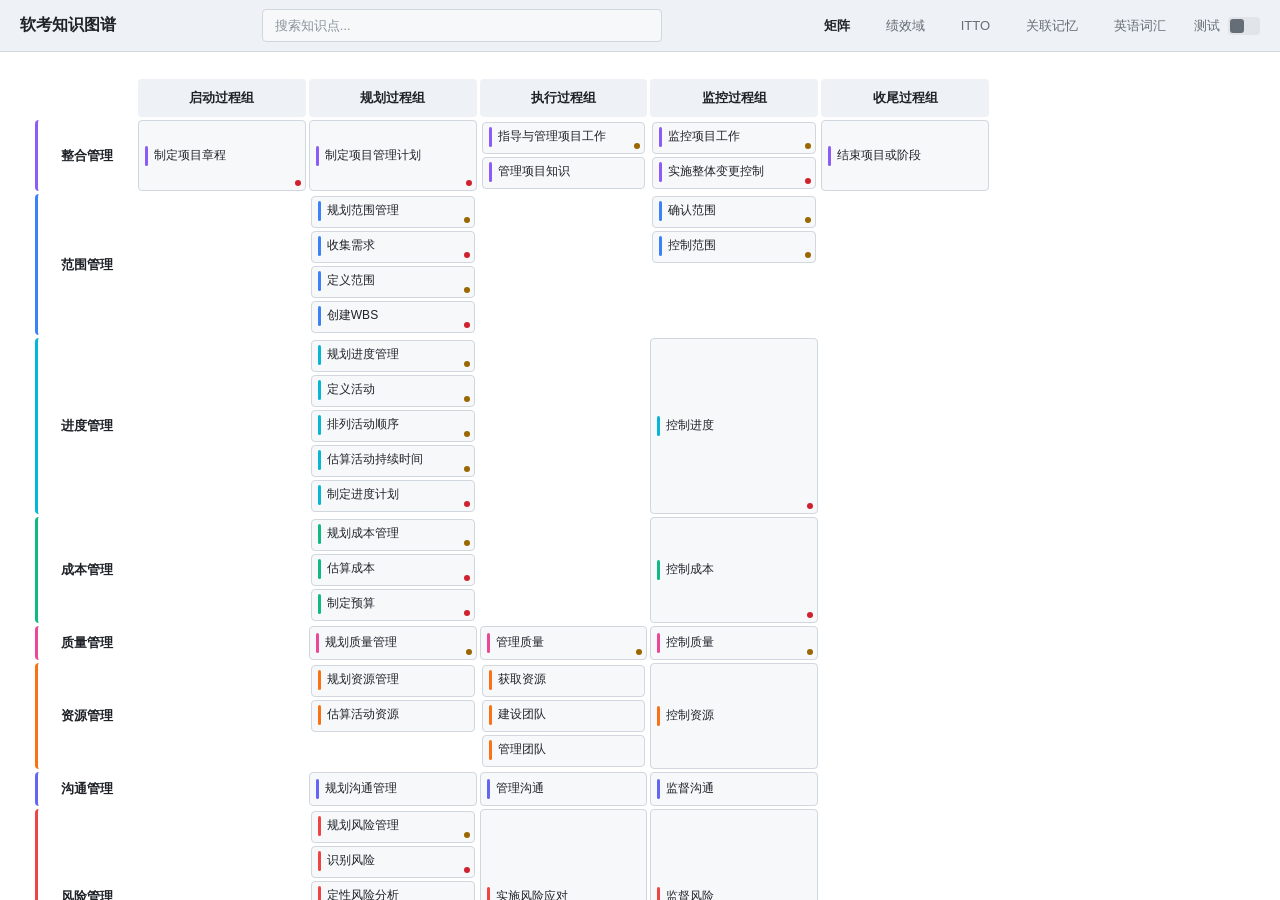
<file: index.html>
<!DOCTYPE html>
<html lang="zh-CN">
<head>
    <meta charset="UTF-8">
    <meta name="viewport" content="width=device-width, initial-scale=1.0">
    <title>软考知识图谱 - 信息系统项目管理师</title>
    <link rel="stylesheet" href="css/main.css">
    <link rel="stylesheet" href="css/matrix.css">
    <link rel="stylesheet" href="css/panel.css">
    <style>
    .test-toggle{display:flex;align-items:center;gap:8px;font-size:13px;color:var(--text-secondary);cursor:pointer;user-select:none}
    .test-toggle input{display:none}
    .toggle-track{width:32px;height:18px;border-radius:4px;background:var(--bg-hover);position:relative;transition:var(--transition)}
    .toggle-track::after{content:'';position:absolute;top:2px;left:2px;width:14px;height:14px;border-radius:3px;background:var(--text-secondary);transition:var(--transition)}
    .test-toggle input:checked+.toggle-track{background:var(--accent-orange)}
    .test-toggle input:checked+.toggle-track::after{left:16px;background:#fff}
    body.test-mode .answer{color:transparent!important;background:var(--bg-hover)!important;border-radius:3px;cursor:pointer}
    body.test-mode .answer:hover{background:var(--bg-tertiary)!important}
    body.test-mode .answer.revealed{color:inherit!important;background:transparent!important}
    </style>
</head>
<body>
    <!-- Header -->
    <header id="header">
        <div class="header-left">
            <h1 class="logo">软考知识图谱</h1>
        </div>
        <div class="header-center">
            <div class="search-container">
                <input type="text" id="search-input" placeholder="搜索知识点..." autocomplete="off">
                <div id="search-results" class="search-dropdown hidden"></div>
            </div>
        </div>
        <div class="header-right">
            <a href="index.html" class="nav-tab active" style="text-decoration:none">矩阵</a>
            <a href="performance.html" class="nav-tab" style="text-decoration:none">绩效域</a>
            <a href="itto.html" class="nav-tab" style="text-decoration:none">ITTO</a>
            <a href="memory.html" class="nav-tab" style="text-decoration:none">关联记忆</a>
            <a href="english.html" class="nav-tab" style="text-decoration:none">英语词汇</a>
            <label class="test-toggle" style="margin-left:8px">
                <span>测试</span>
                <input type="checkbox" id="testModeToggle">
                <span class="toggle-track"></span>
            </label>
        </div>
    </header>

    <!-- Main Content -->
    <main id="app">
        <!-- Matrix View -->
        <div id="view-matrix" class="view-container">
            <div class="matrix-wrapper">
                <!-- PMBOK Matrix rendered by JS -->
                <div id="pmbook-matrix" class="matrix"></div>
                <!-- Performance Domain Cards -->
                <div class="section-divider"></div>
                <h2 class="section-title">八大绩效域</h2>
                <div id="perf-domains-grid" class="perf-domains-grid"></div>
            </div>
        </div>

        <!-- Performance Domain Detail View -->
        <div id="view-performance" class="view-container hidden">
            <div class="perf-detail-wrapper">
                <div id="perf-detail-cards" class="perf-detail-cards"></div>
            </div>
        </div>

        <!-- Detail Panel (shared across views) -->
        <aside id="detail-panel" class="detail-panel hidden">
            <div class="panel-header">
                <h2 id="panel-title" class="panel-title"></h2>
                <button id="panel-close" class="panel-close-btn">&times;</button>
            </div>
            <div class="panel-breadcrumb" id="panel-breadcrumb"></div>
            <div class="panel-tabs" id="panel-tabs">
                <button class="tab active" data-tab="overview">概述</button>
                <button class="tab" data-tab="itto">输入输出</button>
                <button class="tab" data-tab="exam">考频</button>
                <button class="tab" data-tab="mnemonic">口诀</button>
            </div>
            <div class="panel-content" id="panel-content"></div>
        </aside>
    </main>

    <!-- Scripts: D3 first, then data, then app logic -->
    <script src="lib/d3.v7.min.js"></script>
    <script src="data/nodes.js"></script>
    <script src="data/edges.js"></script>
    <script src="data/exam-frequency.js"></script>
    <script src="data/mnemonics.js"></script>
    <script src="data/essay-topics.js"></script>
    <script src="data/glossary.js"></script>
    <script src="js/data.js"></script>
    <script src="js/matrix.js"></script>
    <script src="js/panel.js"></script>
    <script src="js/search.js"></script>
    <script src="js/app.js"></script>
    <script>
    document.getElementById('testModeToggle').addEventListener('change', function() {
        document.body.classList.toggle('test-mode', this.checked);
    });
    document.addEventListener('click', function(e) {
        if (document.body.classList.contains('test-mode') && e.target.classList.contains('answer')) {
            e.target.classList.toggle('revealed');
        }
    });
    </script>
</body>
</html>
</file>
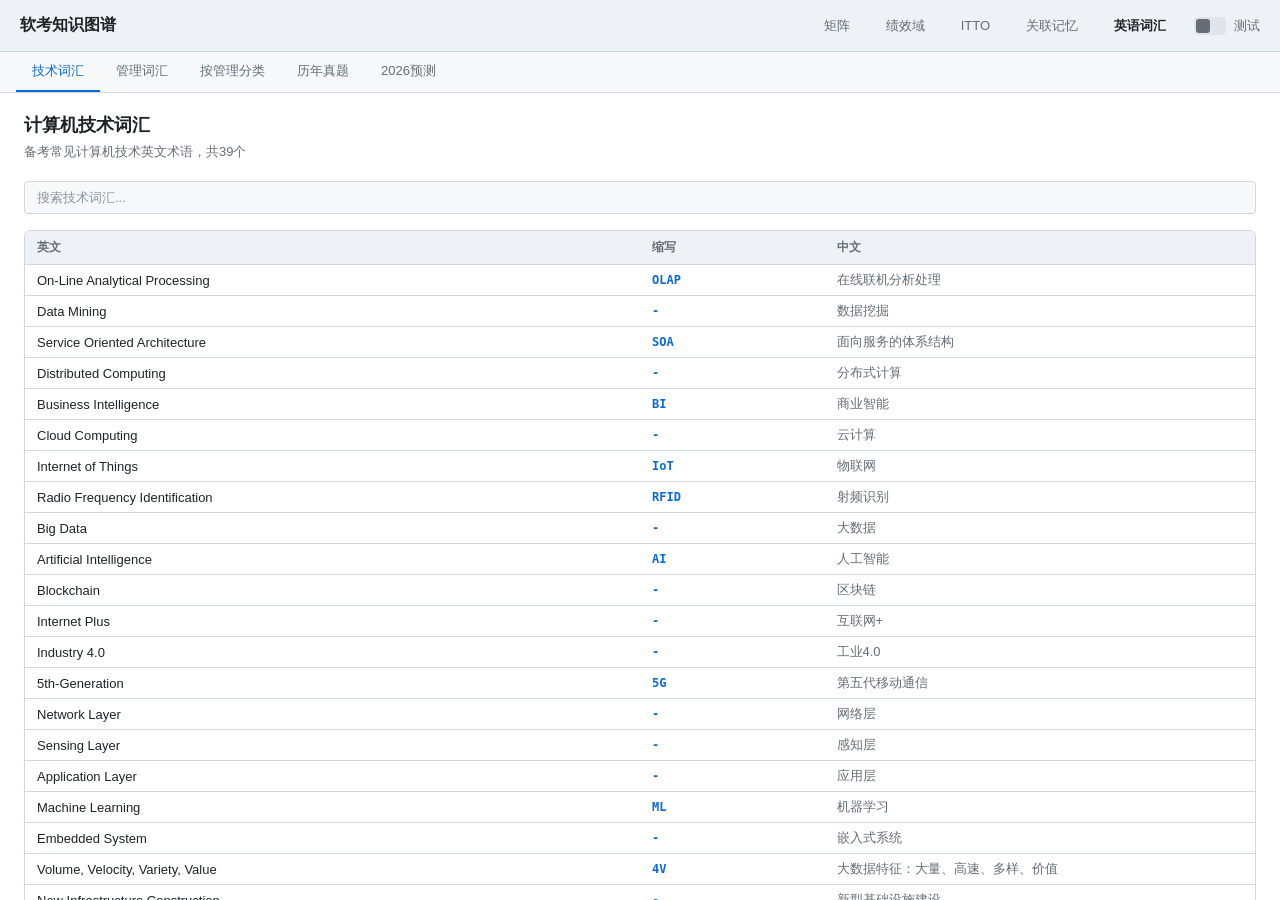
<file: english.html>
<!DOCTYPE html>
<html lang="zh-CN">
<head>
<meta charset="UTF-8">
<meta name="viewport" content="width=device-width, initial-scale=1.0">
<title>英语词汇 - 软考十大管理</title>
<style>
:root {
    --bg-primary:#ffffff; --bg-secondary:#f6f8fa; --bg-tertiary:#eef1f5;
    --bg-card:#f6f8fa; --bg-hover:#e1e4e8;
    --text-primary:#1f2328; --text-secondary:#656d76; --text-muted:#8b949e;
    --border-color:#d0d7de;
    --accent-blue:#0969da; --accent-green:#1a7f37; --accent-red:#cf222e;
    --accent-orange:#9a6700; --accent-purple:#8250df;
    --radius:4px; --radius-lg:6px; --transition:0.2s ease;
}
*,*::before,*::after{margin:0;padding:0;box-sizing:border-box}
body{font-family:"PingFang SC","Microsoft YaHei","Noto Sans SC",-apple-system,sans-serif;font-size:14px;color:var(--text-primary);background:var(--bg-primary);height:100vh;overflow:hidden}

/* Header */
#header{display:flex;align-items:center;justify-content:space-between;height:52px;padding:0 20px;background:var(--bg-tertiary);border-bottom:1px solid var(--border-color);position:relative;z-index:100}
.header-left{display:flex;align-items:center;gap:8px}
.header-left a{text-decoration:none;color:var(--text-primary);font-size:16px;font-weight:600}
.header-right{display:flex;align-items:center;gap:4px}
.page-tab{padding:6px 16px;background:none;border:none;color:var(--text-secondary);font-size:13px;font-weight:500;cursor:pointer;transition:color var(--transition);text-decoration:none;white-space:nowrap}
.page-tab:hover{color:var(--text-primary)}
.page-tab.active{color:var(--text-primary);font-weight:600}
.test-toggle{display:flex;align-items:center;gap:8px;font-size:13px;color:var(--text-secondary);cursor:pointer;user-select:none}
.test-toggle input{display:none}
.toggle-track{width:32px;height:18px;border-radius:4px;background:var(--bg-hover);position:relative;transition:var(--transition)}
.toggle-track::after{content:'';position:absolute;top:2px;left:2px;width:14px;height:14px;border-radius:3px;background:var(--text-secondary);transition:var(--transition)}
.test-toggle input:checked+.toggle-track{background:var(--accent-orange)}
.test-toggle input:checked+.toggle-track::after{left:16px;background:#fff}
body.test-mode .answer{color:transparent!important;background:var(--bg-hover)!important;border-radius:3px;cursor:pointer}
body.test-mode .answer:hover{background:var(--bg-tertiary)!important}
body.test-mode .answer.revealed{color:inherit!important;background:transparent!important}

/* Nav */
#nav{display:flex;gap:0;padding:0 16px;background:var(--bg-secondary);border-bottom:1px solid var(--border-color);overflow-x:auto}
.nav-btn{padding:10px 16px;font-size:13px;font-weight:500;color:var(--text-secondary);cursor:pointer;border-bottom:2px solid transparent;transition:var(--transition);user-select:none;white-space:nowrap;background:none;border-left:none;border-right:none;border-top:none}
.nav-btn:hover{color:var(--text-primary)}
.nav-btn.active{color:var(--accent-blue);border-bottom-color:var(--accent-blue)}

/* Main */
#main{height:calc(100vh - 52px - 41px);overflow-y:auto;padding:20px 24px;scroll-behavior:smooth}
.section{display:none}.section.active{display:block}
.section-title{font-size:18px;font-weight:700;margin-bottom:6px}
.section-desc{font-size:13px;color:var(--text-secondary);margin-bottom:20px}

/* Stats bar */
.stats-bar{display:flex;gap:16px;margin-bottom:20px;flex-wrap:wrap}
.stat-item{font-size:12px;color:var(--text-muted);display:flex;align-items:center;gap:4px}
.stat-num{font-weight:700;color:var(--accent-blue)}

/* Filter bar */
.filter-bar{display:flex;gap:8px;margin-bottom:16px;flex-wrap:wrap;align-items:center}
.filter-chip{padding:4px 12px;font-size:12px;border:1px solid var(--border-color);border-radius:3px;background:var(--bg-secondary);color:var(--text-secondary);cursor:pointer;transition:var(--transition);white-space:nowrap}
.filter-chip:hover{border-color:var(--accent-blue);color:var(--text-primary)}
.filter-chip.active{background:var(--accent-blue);color:#fff;border-color:var(--accent-blue)}
.filter-chip.hl-tech{background:rgba(9,105,218,0.1);color:var(--accent-blue);border-color:rgba(9,105,218,0.3)}
.filter-chip.hl-tech.active{background:var(--accent-blue);color:#fff}
.filter-chip.hl-pm{background:rgba(154,103,0,0.1);color:var(--accent-orange);border-color:rgba(154,103,0,0.3)}
.filter-chip.hl-pm.active{background:var(--accent-orange);color:#fff}
.filter-chip.hl-predict{background:rgba(130,80,223,0.1);color:var(--accent-purple);border-color:rgba(130,80,223,0.3)}
.filter-chip.hl-predict.active{background:var(--accent-purple);color:#fff}

/* Search */
.search-box{display:flex;gap:8px;margin-bottom:16px}
.search-box input{flex:1;padding:8px 12px;border:1px solid var(--border-color);border-radius:var(--radius);background:var(--bg-secondary);font-size:13px;color:var(--text-primary);outline:none}
.search-box input:focus{border-color:var(--accent-blue)}
.search-box input::placeholder{color:var(--text-muted)}

/* Vocab table */
.vocab-table{width:100%;border-collapse:separate;border-spacing:0;border:1px solid var(--border-color);border-radius:var(--radius-lg);overflow:hidden}
.vocab-table th{padding:8px 12px;font-size:12px;font-weight:600;color:var(--text-secondary);background:var(--bg-tertiary);text-align:left;border-bottom:1px solid var(--border-color);white-space:nowrap}
.vocab-table td{padding:6px 12px;font-size:13px;border-bottom:1px solid var(--border-color);vertical-align:middle}
.vocab-table tr:last-child td{border-bottom:none}
.vocab-table tr:hover td{background:var(--bg-secondary)}
.vocab-table .col-en{font-weight:500;color:var(--text-primary)}
.vocab-table .col-abbr{font-size:12px;color:var(--accent-blue);font-weight:600;font-family:monospace}
.vocab-table .col-zh{color:var(--text-secondary)}

/* Category section */
.category-group{margin-bottom:24px}
.category-title{font-size:15px;font-weight:700;color:var(--text-primary);margin-bottom:10px;padding-bottom:6px;border-bottom:1px solid var(--border-color)}
.category-title .cat-tag{font-size:11px;font-weight:500;padding:2px 8px;border-radius:3px;margin-left:8px}
.cat-tag.tag-tech{background:rgba(9,105,218,0.1);color:var(--accent-blue)}
.cat-tag.tag-pm{background:rgba(154,103,0,0.1);color:var(--accent-orange)}
.cat-tag.tag-ka{background:rgba(26,127,55,0.1);color:var(--accent-green)}
.cat-tag.tag-base{background:rgba(130,80,223,0.1);color:var(--accent-purple)}
.cat-tag.tag-predict{background:rgba(207,34,46,0.1);color:var(--accent-red)}

/* Vocab card grid */
.vocab-grid{display:grid;grid-template-columns:repeat(auto-fill,minmax(280px,1fr));gap:6px}
.vocab-card{display:flex;align-items:center;padding:6px 12px;background:var(--bg-secondary);border:1px solid var(--border-color);border-radius:var(--radius);cursor:default;transition:var(--transition)}
.vocab-card:hover{border-color:var(--accent-blue)}
.vocab-card .vc-en{font-size:13px;font-weight:500;flex:1;line-height:1.4}
.vocab-card .vc-abbr{font-size:11px;color:var(--accent-blue);font-weight:600;font-family:monospace;margin-left:6px;white-space:nowrap}
.vocab-card .vc-zh{font-size:12px;color:var(--text-muted);margin-left:8px;white-space:nowrap}
.vocab-card .vc-tag{font-size:10px;padding:1px 5px;border-radius:2px;margin-left:6px;white-space:nowrap}
.vc-tag.tag-tech{background:rgba(9,105,218,0.1);color:var(--accent-blue)}
.vc-tag.tag-pm{background:rgba(154,103,0,0.1);color:var(--accent-orange)}
.vc-tag.tag-predict{background:rgba(130,80,223,0.1);color:var(--accent-purple)}

/* Predict card */
.predict-card{background:var(--bg-secondary);border:1px solid var(--border-color);border-radius:var(--radius-lg);padding:14px 16px;margin-bottom:10px}
.predict-card .pc-header{display:flex;align-items:center;gap:8px;margin-bottom:6px}
.predict-card .pc-en{font-size:14px;font-weight:600}
.predict-card .pc-abbr{font-size:12px;color:var(--accent-blue);font-family:monospace;font-weight:600}
.predict-card .pc-zh{font-size:13px;color:var(--text-secondary)}
.predict-card .pc-reason{font-size:11px;color:var(--text-muted);line-height:1.5;margin-top:6px;padding:4px 8px;background:rgba(130,80,223,0.05);border-left:2px solid rgba(130,80,223,0.2);border-radius:2px}

/* Exam history */
.exam-table{width:100%;border-collapse:separate;border-spacing:0;border:1px solid var(--border-color);border-radius:var(--radius-lg);overflow:hidden;margin-bottom:20px}
.exam-table th{padding:8px 12px;font-size:12px;font-weight:600;color:var(--text-secondary);background:var(--bg-tertiary);text-align:left;border-bottom:1px solid var(--border-color)}
.exam-table td{padding:6px 12px;font-size:12px;border-bottom:1px solid var(--border-color);line-height:1.5}
.exam-table tr:last-child td{border-bottom:none}
.exam-table tr:hover td{background:var(--bg-secondary)}
.exam-table .col-year{white-space:nowrap;font-weight:600;color:var(--text-primary);width:100px}
.exam-table .col-tech{color:var(--accent-blue)}
.exam-table .col-mgmt{color:var(--accent-orange)}

/* Responsive */
@media(max-width:900px){
    .vocab-grid{grid-template-columns:repeat(auto-fill,minmax(240px,1fr))}
    .stats-bar{gap:10px}
}
@media(max-width:768px){
    body{overflow-y:auto;height:auto}
    #header{flex-wrap:wrap;height:auto;padding:8px 12px;gap:6px}
    .header-left{order:1}
    .header-right{order:3;width:100%;overflow-x:auto;-webkit-overflow-scrolling:touch;padding-bottom:2px}
    #main{height:auto;min-height:calc(100vh - 52px - 41px);overflow:visible;padding:12px}
    .vocab-grid{grid-template-columns:1fr}
    .filter-bar{gap:4px}
    .filter-chip{font-size:11px;padding:3px 8px}
    .stats-bar{gap:8px}
}
@media(max-width:480px){
    .predict-card .pc-reason{font-size:10px}
    .section-title{font-size:16px}
}
</style>
</head>
<body>

<!-- Header -->
<div id="header">
    <div class="header-left"><a href="index.html">软考知识图谱</a></div>
    <div class="header-right">
        <a class="page-tab" href="index.html">矩阵</a>
        <a class="page-tab" href="performance.html">绩效域</a>
        <a class="page-tab" href="itto.html">ITTO</a>
        <a class="page-tab" href="memory.html">关联记忆</a>
        <a class="page-tab active" href="english.html">英语词汇</a>
        <label class="test-toggle" style="margin-left:8px">
            <input type="checkbox" id="testMode" onchange="document.body.classList.toggle('test-mode',this.checked)">
            <span class="toggle-track"></span>
            <span>测试</span>
        </label>
    </div>
</div>

<!-- Sub nav -->
<div id="nav">
    <div class="nav-btn active" data-section="tech">技术词汇</div>
    <div class="nav-btn" data-section="pm">管理词汇</div>
    <div class="nav-btn" data-section="category">按管理分类</div>
    <div class="nav-btn" data-section="exam">历年真题</div>
    <div class="nav-btn" data-section="predict">2026预测</div>
</div>

<!-- Main content -->
<div id="main">
    <!-- Section 1: Tech vocab -->
    <div class="section active" id="sec-tech">
        <div class="section-title">计算机技术词汇</div>
        <div class="section-desc">备考常见计算机技术英文术语，共39个</div>
        <div class="search-box">
            <input type="text" id="search-tech" placeholder="搜索技术词汇..." oninput="filterTech()">
        </div>
        <table class="vocab-table" id="tech-table">
            <thead><tr><th style="width:50%">英文</th><th style="width:15%">缩写</th><th>中文</th></tr></thead>
            <tbody id="tech-body"></tbody>
        </table>
    </div>

    <!-- Section 2: PM vocab -->
    <div class="section" id="sec-pm">
        <div class="section-title">项目管理词汇</div>
        <div class="section-desc">备考常见项目管理英文术语，共213个（按字母排序）</div>
        <div class="stats-bar">
            <div class="stat-item">共 <span class="stat-num" id="pm-count">0</span> 个</div>
            <div class="stat-item">当前显示 <span class="stat-num" id="pm-show">0</span> 个</div>
        </div>
        <div class="search-box">
            <input type="text" id="search-pm" placeholder="搜索管理词汇（英文/中文）..." oninput="filterPm()">
        </div>
        <div class="filter-bar" id="pm-alpha-filter"></div>
        <table class="vocab-table" id="pm-table">
            <thead><tr><th style="width:55%">英文</th><th>中文</th></tr></thead>
            <tbody id="pm-body"></tbody>
        </table>
    </div>

    <!-- Section 3: By category -->
    <div class="section" id="sec-category">
        <div class="section-title">按十大管理分类</div>
        <div class="section-desc">项目管理词汇按知识领域分组，便于关联记忆</div>
        <div class="search-box">
            <input type="text" id="search-cat" placeholder="搜索分类词汇..." oninput="filterCategory()">
        </div>
        <div id="category-list"></div>
    </div>

    <!-- Section 4: Exam history -->
    <div class="section" id="sec-exam">
        <div class="section-title">英语历年真题汇总</div>
        <div class="section-desc">2017-2025年英语选择题考点分布（每年5分：技术类2-3分 + 管理类2-3分）</div>
        <div class="stats-bar">
            <div class="stat-item">技术类占比约 <span class="stat-num">45%</span></div>
            <div class="stat-item">管理类占比约 <span class="stat-num">55%</span></div>
            <div class="stat-item">高频考点：<span class="stat-num">AI/IoT/区块链/风险管理/范围管理</span></div>
        </div>
        <table class="exam-table">
            <thead><tr><th>年份</th><th>技术类</th><th>管理类</th></tr></thead>
            <tbody>
                <tr><td class="col-year">2017年11月</td><td class="col-tech">2分（KPI、RACI）</td><td class="col-mgmt">3分（范围验证、WBS字典、关键路径）</td></tr>
                <tr><td class="col-year">2018年5月</td><td class="col-tech">2分（人工智能、区块链）</td><td class="col-mgmt">3分（范围管理、进度管理、质量管理）</td></tr>
                <tr><td class="col-year">2018年11月</td><td class="col-tech">2分（物联网、人工智能）</td><td class="col-mgmt">3分（范围确认、质量控制、类比估算）</td></tr>
                <tr><td class="col-year">2019年5月</td><td class="col-tech">2分（物联网、区块链）</td><td class="col-mgmt">3分（成本、成本、风险）</td></tr>
                <tr><td class="col-year">2019年11月</td><td class="col-tech">2分（问题管理、服务设计）</td><td class="col-mgmt">3分（采购、WBS、风险）</td></tr>
                <tr><td class="col-year">2020年11月</td><td class="col-tech">3分（大数据、人工智能、信息安全）</td><td class="col-mgmt">2分（统计抽样、范围验证）</td></tr>
                <tr><td class="col-year">2021年5月</td><td class="col-tech">2分（边缘计算、区块链）</td><td class="col-mgmt">3分（整体管理、风险管理、采购管理）</td></tr>
                <tr><td class="col-year">2021年11月</td><td class="col-tech">2分（云计算、区块链）</td><td class="col-mgmt">3分（风险、需求、质量管理）</td></tr>
                <tr><td class="col-year">2022年5月</td><td class="col-tech">2分（十四五规划、人工智能）</td><td class="col-mgmt">3分（风险、质量、成本）</td></tr>
                <tr><td class="col-year">2022年11月</td><td class="col-tech">2分（数据资产、大数据）</td><td class="col-mgmt">3分（集成管理、战略管理、干系人管理）</td></tr>
                <tr><td class="col-year">2023年5月</td><td class="col-tech">3分（自动驾驶、数字化转型、安全）</td><td class="col-mgmt">2分（活动持续时间估算、浮动时间）</td></tr>
                <tr><td class="col-year">2023年11月</td><td class="col-tech" colspan="2">分4批：数字孪生、SMART、人工智能、趋势分析、模拟、规范期、进度计划、国际环境、WBS、凸显模型等</td></tr>
                <tr><td class="col-year">2024年</td><td class="col-tech" colspan="2">分2批：管理质量、控制质量、风险审查、沟通策略、规划采购、燃尽图、大语言模型、组织项目管理、项目临时性、数据、安全漏洞</td></tr>
                <tr><td class="col-year">2025年</td><td class="col-tech" colspan="2">分2批：开发方法、项目治理、排列活动顺序、规划风险应对、绩效测量基准</td></tr>
            </tbody>
        </table>
        <div style="margin-top:20px">
            <div class="section-title" style="font-size:15px">2026年分值预测</div>
            <div class="stats-bar">
                <div class="stat-item">预计共 <span class="stat-num">5</span> 道英语题（5分）</div>
                <div class="stat-item">技术类 <span class="stat-num">2-3</span> 分</div>
                <div class="stat-item">管理类 <span class="stat-num">2-3</span> 分</div>
            </div>
            <div style="display:grid;grid-template-columns:1fr 1fr;gap:12px;margin-top:12px">
                <div style="background:var(--bg-secondary);border:1px solid var(--border-color);border-radius:var(--radius-lg);padding:14px">
                    <div style="font-size:13px;font-weight:700;color:var(--accent-blue);margin-bottom:8px">第一批预测</div>
                    <div style="font-size:12px;color:var(--text-secondary);line-height:1.6">
                        <div>技术：<span class="answer">AIGC/生成式AI、数据要素/新质生产力</span></div>
                        <div>管理：<span class="answer">绩效域/Performance Domain、服务型领导力、冲刺待办列表</span></div>
                    </div>
                </div>
                <div style="background:var(--bg-secondary);border:1px solid var(--border-color);border-radius:var(--radius-lg);padding:14px">
                    <div style="font-size:13px;font-weight:700;color:var(--accent-orange);margin-bottom:8px">第二批预测</div>
                    <div style="font-size:12px;color:var(--text-secondary);line-height:1.6">
                        <div>技术：<span class="answer">智能体/AI Agent、算力/算力网络、边缘AI</span></div>
                        <div>管理：<span class="answer">裁剪/Tailoring、价值交付/Value Delivery、看板/Kanban Board</span></div>
                    </div>
                </div>
            </div>
        </div>
    </div>

    <!-- Section 5: 2026 predictions -->
    <div class="section" id="sec-predict">
        <div class="section-title">2026年英语考核预测</div>
        <div class="section-desc">基于历年真题趋势分析的高频预测词汇</div>
        <div style="margin-bottom:24px;padding:12px 16px;background:rgba(9,105,218,0.04);border-left:3px solid var(--accent-blue);border-radius:2px;font-size:12px;color:var(--text-secondary);line-height:1.6">
            <strong style="color:var(--accent-blue)">技术类趋势：</strong>2018-2021围绕IoT/AI/区块链，2022-2023转向数字化转型/数据资产/数字孪生，2024出现大语言模型。2026年预计继续聚焦AI新发展。<br>
            <strong style="color:var(--accent-orange)">管理类趋势：</strong>2023年起向PMBOK第7版和敏捷方向倾斜，2024考燃尽图，2025考开发方法/项目治理/绩效测量基准。2026年预计继续深化绩效域和敏捷术语。
        </div>
        <div id="predict-tech-list">
            <div class="category-group">
                <div class="category-title">技术类高频预测 <span class="cat-tag tag-predict">12个</span></div>
                <div id="predict-tech-cards"></div>
            </div>
        </div>
        <div id="predict-pm-list" style="margin-top:24px">
            <div class="category-group">
                <div class="category-title">管理类高频预测 <span class="cat-tag tag-predict">20+个</span></div>
                <div id="predict-pm-cards"></div>
            </div>
        </div>
    </div>
</div>

<script>
// ===== Data =====
var TECH_VOCAB = [
    ["On-Line Analytical Processing","OLAP","在线联机分析处理"],
    ["Data Mining","","数据挖掘"],
    ["Service Oriented Architecture","SOA","面向服务的体系结构"],
    ["Distributed Computing","","分布式计算"],
    ["Business Intelligence","BI","商业智能"],
    ["Cloud Computing","","云计算"],
    ["Internet of Things","IoT","物联网"],
    ["Radio Frequency Identification","RFID","射频识别"],
    ["Big Data","","大数据"],
    ["Artificial Intelligence","AI","人工智能"],
    ["Blockchain","","区块链"],
    ["Internet Plus","","互联网+"],
    ["Industry 4.0","","工业4.0"],
    ["5th-Generation","5G","第五代移动通信"],
    ["Network Layer","","网络层"],
    ["Sensing Layer","","感知层"],
    ["Application Layer","","应用层"],
    ["Machine Learning","ML","机器学习"],
    ["Embedded System","","嵌入式系统"],
    ["Volume, Velocity, Variety, Value","4V","大数据特征：大量、高速、多样、价值"],
    ["New Infrastructure Construction","","新型基础设施建设"],
    ["Beidou Satellite Navigation System","BDS","北斗卫星导航系统"],
    ["Digital Currency","","数字货币"],
    ["Driverless","","无人驾驶"],
    ["Industrial Internet","","工业互联网"],
    ["Time-Sensitive Network","TSN","时间敏感网络"],
    ["Internet of Vehicles","IoV","车联网"],
    ["Intelligent Manufacturing","IM","智能制造"],
    ["Digital Transformation","","数字化转型"],
    ["Metaverse","","元宇宙"],
    ["Software Defined Network","SDN","软件定义网络"],
    ["Storage Virtualization","","存储虚拟化"],
    ["Green Storage","","绿色存储"],
    ["User and Entity Behavior Analytics","UEBA","用户和实体行为分析"],
    ["Network Security Situation Awareness","","网络安全态势感知"],
    ["Micro-Electro-Mechanical Systems","MEMS","微机电系统"],
    ["Natural Language Processing","NLP","自然语言处理"],
    ["Virtual Reality","VR","虚拟现实"],
    ["Augmented Reality","AR","增强现实"]
];

var PM_VOCAB = [
    ["Accepted Deliverables","验收的可交付成果"],
    ["Acquire Resources","获取资源"],
    ["Activity Duration Estimates","活动持续时间估算"],
    ["Adaptive Life Cycle","适应型生命周期"],
    ["Affinity Diagrams","亲和图"],
    ["Alternative Analysis","备选方案分析"],
    ["Analogous Estimating","类比估算"],
    ["Benchmarking","标杆对照"],
    ["Bid Documents","招标文件"],
    ["Bottom-Up Estimating","自下而上估算"],
    ["Cause and Effect Diagram","因果图"],
    ["Checklist Analysis","核对单分析"],
    ["Checksheets","核查表"],
    ["Close Project or Phase","结束项目或阶段"],
    ["Closing Process Group","收尾过程组"],
    ["Collect Requirements","收集需求"],
    ["Colocation","集中办公"],
    ["Communication Methods","沟通方法"],
    ["Communication Models","沟通模型"],
    ["Communications Management Plan","沟通管理计划"],
    ["Communication Technology","沟通技术"],
    ["Conduct Procurements","实施采购"],
    ["Context Diagrams","系统交互图"],
    ["Contingency Reserve","应急储备"],
    ["Control Chart","控制图"],
    ["Control Costs","控制成本"],
    ["Control Procurements","控制采购"],
    ["Control Quality","控制质量"],
    ["Control Resources","控制资源"],
    ["Control Schedule","控制进度"],
    ["Control Scope","控制范围"],
    ["Cost Aggregation","成本汇总"],
    ["Cost Baseline","成本基准"],
    ["Cost-Benefit Analysis","成本效益分析"],
    ["Cost Management Plan","成本管理计划"],
    ["Cost of Quality (CoQ)","质量成本"],
    ["Crashing","赶工"],
    ["Create WBS","创建工作分解结构"],
    ["Critical Path Method (CPM)","关键路径法"],
    ["Decision Tree Analysis","决策树分析"],
    ["Decomposition","分解"],
    ["Defect Repair","缺陷补救"],
    ["Define Activities","定义活动"],
    ["Define Scope","定义范围"],
    ["Determine Budget","制定预算"],
    ["Develop Project Charter","制定项目章程"],
    ["Develop Schedule","制定进度计划"],
    ["Diagramming Techniques","图解技术"],
    ["Direct and Manage Project Work","指导与管理项目工作"],
    ["Documentation Reviews","文件审查"],
    ["Emotional Intelligence","情商"],
    ["Estimate Activity Durations","估算活动持续时间"],
    ["Estimate Activity Resources","估算活动资源"],
    ["Estimate Costs","估算成本"],
    ["Executing Process Group","执行过程组"],
    ["Fast Tracking","快速跟进"],
    ["Fishbone Diagram","鱼骨图"],
    ["Flowchart","流程图"],
    ["Focus Groups","焦点小组"],
    ["Free Float","自由浮动时间"],
    ["Funding Limit Reconciliation","资金限制平衡"],
    ["Gantt Chart","甘特图"],
    ["Ground Rules","基本规则"],
    ["Histogram","直方图"],
    ["Identify Risks","识别风险"],
    ["Identify Stakeholders","识别干系人"],
    ["Implement Risk Responses","实施风险应对"],
    ["Incremental Life Cycle","增量型生命周期"],
    ["Independent Estimates","独立估算"],
    ["Influence Diagram","影响图"],
    ["Initiating Process Group","启动过程组"],
    ["Interpersonal and Team Skills","人际关系与团队技能"],
    ["Interviews","访谈"],
    ["Invitation for Bid (IFB)","投标邀请书"],
    ["Iterative Life Cycle","迭代型生命周期"],
    ["Make-or-Buy Analysis","自制或外购分析"],
    ["Make-or-Buy Decisions","自制或外购决策"],
    ["Manage Communications","管理沟通"],
    ["Management Reserve","管理储备"],
    ["Manage Quality","管理质量"],
    ["Manage Stakeholder Engagement","管理干系人参与"],
    ["Mandatory Dependency","强制性依赖关系"],
    ["Matrix Diagrams","矩阵图"],
    ["Matrix Organization","矩阵型组织"],
    ["Mind-Mapping","思维导图"],
    ["Monitor","监督（收集项目绩效数据）"],
    ["Monitor Communications","监督沟通"],
    ["Monitoring and Controlling Process Group","监控过程组"],
    ["Monitor Risks","监督风险"],
    ["Monte Carlo Simulation","蒙特卡洛模拟"],
    ["Multicriteria Decision Analysis","多标准决策分析"],
    ["Nominal Group Technique","名义小组技术"],
    ["Organizational Breakdown Structure (OBS)","组织分解结构"],
    ["Overall Project Risk","整体项目风险"],
    ["Parametric Estimating","参数估算"],
    ["Performance Reviews","绩效审查"],
    ["Perform Integrated Change Control","实施整体变更控制"],
    ["Perform Qualitative Risk Analysis","实施定性风险分析"],
    ["Perform Quantitative Risk Analysis","实施定量风险分析"],
    ["Plan Communications Management","规划沟通管理"],
    ["Plan Cost Management","规划成本管理"],
    ["Planning Process Group","规划过程组"],
    ["Plan Procurement Management","规划采购管理"],
    ["Plan Quality Management","规划质量管理"],
    ["Plan Resource Management","规划资源管理"],
    ["Plan Risk Management","规划风险管理"],
    ["Plan Risk Responses","规划风险应对"],
    ["Plan Schedule Management","规划进度管理"],
    ["Plan Scope Management","规划范围管理"],
    ["Plan Stakeholder Engagement","规划干系人参与"],
    ["Plurality","相对多数原则"],
    ["Predictive Life Cycle","预测型生命周期"],
    ["Preventive Action","预防措施"],
    ["Probability and Impact Matrix","概率和影响矩阵"],
    ["Procurement Audits","采购审计"],
    ["Procurement Documents","采购文件"],
    ["Procurement Management Plan","采购管理计划"],
    ["Procurement Statement of Work","采购工作说明书"],
    ["Procurement Strategy","采购策略"],
    ["Product Analysis","产品分析"],
    ["Project Calendar","项目日历"],
    ["Project Communications Management","项目沟通管理"],
    ["Project Cost Management","项目成本管理"],
    ["Project Integration Management","项目整合管理"],
    ["Project Procurement Management","项目采购管理"],
    ["Project Quality Management","项目质量管理"],
    ["Project Resource Management","项目资源管理"],
    ["Project Risk Management","项目风险管理"],
    ["Project Schedule","项目进度计划"],
    ["Project Schedule Management","项目进度管理"],
    ["Project Schedule Network Diagram","项目进度网络图"],
    ["Project Scope Management","项目范围管理"],
    ["Project Scope Statement","项目范围说明书"],
    ["Project Stakeholder Management","项目干系人管理"],
    ["Proposal Evaluation Techniques","建议书评价技术"],
    ["Quality Audits","质量审计"],
    ["Quality Checklists","质量核对单"],
    ["Quality Control Measurements","质量控制测量结果"],
    ["Quality Management Plan","质量管理计划"],
    ["Quality Metrics","质量测量指标"],
    ["Quality Report","质量报告"],
    ["Questionnaires","问卷调查"],
    ["Regression Analysis","回归分析"],
    ["Request for Information (RFI)","信息邀请书"],
    ["Request for Proposal (RFP)","建议邀请书"],
    ["Request for Quotation (RFQ)","报价邀请书"],
    ["Requirements Management Plan","需求管理计划"],
    ["Requirements Traceability Matrix","需求跟踪矩阵"],
    ["Reserve Analysis","储备分析"],
    ["Resource Breakdown Structure","资源分解结构"],
    ["Resource Calendar","资源日历"],
    ["Resource Leveling","资源平衡"],
    ["Resource Management Plan","资源管理计划"],
    ["Resource Optimization Technique","资源优化技术"],
    ["Resource Smoothing","资源平滑"],
    ["Risk Acceptance","风险接受"],
    ["Risk Audit","风险审计"],
    ["Risk Avoidance","风险规避"],
    ["Risk Data Quality Assessment","风险数据质量评估"],
    ["Risk Enhancement","风险提高"],
    ["Risk Escalation","风险上报"],
    ["Risk Exploiting","风险开拓"],
    ["Risk Exposure","风险敞口"],
    ["Risk Management Plan","风险管理计划"],
    ["Risk Mitigation","风险减轻"],
    ["Risk Owner","风险责任人"],
    ["Risk Register","风险登记册"],
    ["Risk Report","风险报告"],
    ["Risk Review","风险审查"],
    ["Risk Sharing","风险分享"],
    ["Risk Threshold","风险临界值"],
    ["Risk Transference","风险转移"],
    ["Root Cause Analysis","根本原因分析"],
    ["Schedule Baseline","进度基准"],
    ["Schedule Compression","进度压缩"],
    ["Schedule Forecasts","进度预测"],
    ["Schedule Management Plan","进度管理计划"],
    ["Schedule Network Analysis","进度网络分析"],
    ["Scope Baseline","范围基准"],
    ["Scope Creep","范围蔓延"],
    ["Scope Management Plan","范围管理计划"],
    ["Self-Organizing Teams","自组织团队"],
    ["Seller Proposals","卖方建议书"],
    ["Sensitivity Analysis","敏感性分析"],
    ["Sequence Activities","排列活动顺序"],
    ["Simulation","模拟"],
    ["Source Selection Criteria","供方选择标准"],
    ["Sponsor","发起人"],
    ["Stakeholder Analysis","干系人分析"],
    ["Stakeholder Engagement Assessment Matrix","干系人参与度评估矩阵"],
    ["Stakeholder Engagement Plan","干系人参与计划"],
    ["Stakeholder Register","干系人登记册"],
    ["Statement of Work (SOW)","工作说明书"],
    ["Statistical Sampling","统计抽样"],
    ["Team Charter","团队章程"],
    ["Team Management Plan","团队管理计划"],
    ["Test and Evaluation Documents","测试与评估文件"],
    ["Three-Point Estimating","三点估算"],
    ["Tornado Diagram","龙卷风图"],
    ["Total Float","总浮动时间"],
    ["Trend Analysis","趋势分析"],
    ["Unanimity","一致同意"],
    ["Validate Scope","确认范围"],
    ["Variance Analysis","偏差分析"],
    ["Verified Deliverables","核实的可交付成果"],
    ["Virtual Teams","虚拟团队"],
    ["WBS Dictionary","WBS词典"],
    ["What-If Scenario Analysis","假设情景分析"],
    ["Work Breakdown Structure (WBS)","工作分解结构"],
    ["Work Package","工作包"],
    ["Work Performance Data","工作绩效数据"],
    ["Work Performance Information","工作绩效信息"],
    ["Work Performance Reports","工作绩效报告"]
];

var CATEGORY_DATA = {
    "基础概念 - 过程组与生命周期": {tag:"tag-base", items:[
        ["Initiating Process Group","启动过程组"],
        ["Planning Process Group","规划过程组"],
        ["Executing Process Group","执行过程组"],
        ["Monitoring and Controlling Process Group","监控过程组"],
        ["Closing Process Group","收尾过程组"],
        ["Predictive Life Cycle","预测型生命周期"],
        ["Iterative Life Cycle","迭代型生命周期"],
        ["Incremental Life Cycle","增量型生命周期"],
        ["Adaptive Life Cycle","适应型生命周期"]
    ]},
    "基础概念 - 组织与团队": {tag:"tag-base", items:[
        ["Matrix Organization","矩阵型组织"],
        ["Sponsor","发起人"],
        ["Self-Organizing Teams","自组织团队"],
        ["Virtual Teams","虚拟团队"],
        ["Colocation","集中办公"],
        ["Team Charter","团队章程"],
        ["Ground Rules","基本规则"],
        ["Emotional Intelligence","情商"],
        ["Interpersonal and Team Skills","人际关系与团队技能"],
        ["Plurality","相对多数原则"],
        ["Unanimity","一致同意"]
    ]},
    "基础概念 - 通用工具与技术": {tag:"tag-base", items:[
        ["Analogous Estimating","类比估算"],
        ["Parametric Estimating","参数估算"],
        ["Bottom-Up Estimating","自下而上估算"],
        ["Three-Point Estimating","三点估算"],
        ["Reserve Analysis","储备分析"],
        ["Alternative Analysis","备选方案分析"],
        ["Multicriteria Decision Analysis","多标准决策分析"],
        ["Affinity Diagrams","亲和图"],
        ["Mind-Mapping","思维导图"],
        ["Nominal Group Technique","名义小组技术"],
        ["Matrix Diagrams","矩阵图"],
        ["Diagramming Techniques","图解技术"],
        ["Interviews","访谈"],
        ["Focus Groups","焦点小组"],
        ["Questionnaires","问卷调查"],
        ["Checklist Analysis","核对单分析"],
        ["Decomposition","分解"],
        ["Root Cause Analysis","根本原因分析"],
        ["Trend Analysis","趋势分析"],
        ["Variance Analysis","偏差分析"],
        ["Regression Analysis","回归分析"],
        ["Performance Reviews","绩效审查"],
        ["Monitor","监督（收集项目绩效数据）"]
    ]},
    "基础概念 - 工作绩效信息": {tag:"tag-base", items:[
        ["Work Performance Data","工作绩效数据"],
        ["Work Performance Information","工作绩效信息"],
        ["Work Performance Reports","工作绩效报告"]
    ]},
    "1. 项目整合管理": {tag:"tag-ka", items:[
        ["Project Integration Management","项目整合管理"],
        ["Develop Project Charter","制定项目章程"],
        ["Direct and Manage Project Work","指导与管理项目工作"],
        ["Perform Integrated Change Control","实施整体变更控制"],
        ["Close Project or Phase","结束项目或阶段"],
        ["Defect Repair","缺陷补救"],
        ["Preventive Action","预防措施"]
    ]},
    "2. 项目范围管理": {tag:"tag-ka", items:[
        ["Project Scope Management","项目范围管理"],
        ["Plan Scope Management","规划范围管理"],
        ["Collect Requirements","收集需求"],
        ["Define Scope","定义范围"],
        ["Create WBS","创建工作分解结构"],
        ["Validate Scope","确认范围"],
        ["Control Scope","控制范围"],
        ["Scope Baseline","范围基准"],
        ["Scope Creep","范围蔓延"],
        ["Scope Management Plan","范围管理计划"],
        ["Project Scope Statement","项目范围说明书"],
        ["Work Breakdown Structure (WBS)","工作分解结构"],
        ["WBS Dictionary","WBS词典"],
        ["Work Package","工作包"],
        ["Requirements Management Plan","需求管理计划"],
        ["Requirements Traceability Matrix","需求跟踪矩阵"],
        ["Context Diagrams","系统交互图"],
        ["Product Analysis","产品分析"],
        ["Accepted Deliverables","验收的可交付成果"],
        ["Verified Deliverables","核实的可交付成果"]
    ]},
    "3. 项目进度管理": {tag:"tag-ka", items:[
        ["Project Schedule Management","项目进度管理"],
        ["Plan Schedule Management","规划进度管理"],
        ["Define Activities","定义活动"],
        ["Sequence Activities","排列活动顺序"],
        ["Estimate Activity Durations","估算活动持续时间"],
        ["Develop Schedule","制定进度计划"],
        ["Control Schedule","控制进度"],
        ["Project Schedule","项目进度计划"],
        ["Project Schedule Network Diagram","项目进度网络图"],
        ["Schedule Baseline","进度基准"],
        ["Schedule Compression","进度压缩"],
        ["Schedule Forecasts","进度预测"],
        ["Schedule Management Plan","进度管理计划"],
        ["Schedule Network Analysis","进度网络分析"],
        ["Activity Duration Estimates","活动持续时间估算"],
        ["Critical Path Method (CPM)","关键路径法"],
        ["Mandatory Dependency","强制性依赖关系"],
        ["Fast Tracking","快速跟进"],
        ["Crashing","赶工"],
        ["Free Float","自由浮动时间"],
        ["Total Float","总浮动时间"],
        ["Gantt Chart","甘特图"],
        ["Project Calendar","项目日历"],
        ["Resource Optimization Technique","资源优化技术"],
        ["Resource Leveling","资源平衡"],
        ["Resource Smoothing","资源平滑"],
        ["What-If Scenario Analysis","假设情景分析"],
        ["Monte Carlo Simulation","蒙特卡洛模拟"],
        ["Simulation","模拟"]
    ]},
    "4. 项目成本管理": {tag:"tag-ka", items:[
        ["Project Cost Management","项目成本管理"],
        ["Plan Cost Management","规划成本管理"],
        ["Estimate Costs","估算成本"],
        ["Determine Budget","制定预算"],
        ["Control Costs","控制成本"],
        ["Cost Baseline","成本基准"],
        ["Cost Management Plan","成本管理计划"],
        ["Cost Aggregation","成本汇总"],
        ["Cost-Benefit Analysis","成本效益分析"],
        ["Funding Limit Reconciliation","资金限制平衡"],
        ["Contingency Reserve","应急储备"],
        ["Management Reserve","管理储备"]
    ]},
    "5. 项目质量管理": {tag:"tag-ka", items:[
        ["Project Quality Management","项目质量管理"],
        ["Plan Quality Management","规划质量管理"],
        ["Manage Quality","管理质量"],
        ["Control Quality","控制质量"],
        ["Quality Management Plan","质量管理计划"],
        ["Quality Metrics","质量测量指标"],
        ["Quality Audits","质量审计"],
        ["Quality Checklists","质量核对单"],
        ["Quality Control Measurements","质量控制测量结果"],
        ["Quality Report","质量报告"],
        ["Cost of Quality (CoQ)","质量成本"],
        ["Benchmarking","标杆对照"],
        ["Cause and Effect Diagram","因果图"],
        ["Fishbone Diagram","鱼骨图"],
        ["Flowchart","流程图"],
        ["Histogram","直方图"],
        ["Control Chart","控制图"],
        ["Checksheets","核查表"],
        ["Statistical Sampling","统计抽样"],
        ["Test and Evaluation Documents","测试与评估文件"]
    ]},
    "6. 项目资源管理": {tag:"tag-ka", items:[
        ["Project Resource Management","项目资源管理"],
        ["Plan Resource Management","规划资源管理"],
        ["Estimate Activity Resources","估算活动资源"],
        ["Acquire Resources","获取资源"],
        ["Control Resources","控制资源"],
        ["Resource Management Plan","资源管理计划"],
        ["Team Management Plan","团队管理计划"],
        ["Resource Breakdown Structure","资源分解结构"],
        ["Resource Calendar","资源日历"],
        ["Organizational Breakdown Structure (OBS)","组织分解结构"]
    ]},
    "7. 项目沟通管理": {tag:"tag-ka", items:[
        ["Project Communications Management","项目沟通管理"],
        ["Plan Communications Management","规划沟通管理"],
        ["Manage Communications","管理沟通"],
        ["Monitor Communications","监督沟通"],
        ["Communications Management Plan","沟通管理计划"],
        ["Communication Methods","沟通方法"],
        ["Communication Models","沟通模型"],
        ["Communication Technology","沟通技术"]
    ]},
    "8. 项目风险管理": {tag:"tag-ka", items:[
        ["Project Risk Management","项目风险管理"],
        ["Plan Risk Management","规划风险管理"],
        ["Identify Risks","识别风险"],
        ["Perform Qualitative Risk Analysis","实施定性风险分析"],
        ["Perform Quantitative Risk Analysis","实施定量风险分析"],
        ["Plan Risk Responses","规划风险应对"],
        ["Implement Risk Responses","实施风险应对"],
        ["Monitor Risks","监督风险"],
        ["Risk Management Plan","风险管理计划"],
        ["Risk Register","风险登记册"],
        ["Risk Report","风险报告"],
        ["Risk Review","风险审查"],
        ["Risk Audit","风险审计"],
        ["Overall Project Risk","整体项目风险"],
        ["Risk Owner","风险责任人"],
        ["Risk Exposure","风险敞口"],
        ["Risk Threshold","风险临界值"],
        ["Risk Data Quality Assessment","风险数据质量评估"],
        ["Probability and Impact Matrix","概率和影响矩阵"],
        ["Risk Acceptance","风险接受"],
        ["Risk Avoidance","风险规避"],
        ["Risk Mitigation","风险减轻"],
        ["Risk Transference","风险转移"],
        ["Risk Sharing","风险分享"],
        ["Risk Exploiting","风险开拓"],
        ["Risk Enhancement","风险提高"],
        ["Risk Escalation","风险上报"],
        ["Decision Tree Analysis","决策树分析"],
        ["Sensitivity Analysis","敏感性分析"],
        ["Tornado Diagram","龙卷风图"],
        ["Influence Diagram","影响图"],
        ["Documentation Reviews","文件审查"]
    ]},
    "9. 项目采购管理": {tag:"tag-ka", items:[
        ["Project Procurement Management","项目采购管理"],
        ["Plan Procurement Management","规划采购管理"],
        ["Conduct Procurements","实施采购"],
        ["Control Procurements","控制采购"],
        ["Procurement Management Plan","采购管理计划"],
        ["Procurement Strategy","采购策略"],
        ["Procurement Documents","采购文件"],
        ["Procurement Statement of Work","采购工作说明书"],
        ["Procurement Audits","采购审计"],
        ["Make-or-Buy Analysis","自制或外购分析"],
        ["Make-or-Buy Decisions","自制或外购决策"],
        ["Statement of Work (SOW)","工作说明书"],
        ["Bid Documents","招标文件"],
        ["Invitation for Bid (IFB)","投标邀请书"],
        ["Request for Information (RFI)","信息邀请书"],
        ["Request for Proposal (RFP)","建议邀请书"],
        ["Request for Quotation (RFQ)","报价邀请书"],
        ["Seller Proposals","卖方建议书"],
        ["Source Selection Criteria","供方选择标准"],
        ["Proposal Evaluation Techniques","建议书评价技术"],
        ["Independent Estimates","独立估算"]
    ]},
    "10. 项目干系人管理": {tag:"tag-ka", items:[
        ["Project Stakeholder Management","项目干系人管理"],
        ["Identify Stakeholders","识别干系人"],
        ["Plan Stakeholder Engagement","规划干系人参与"],
        ["Manage Stakeholder Engagement","管理干系人参与"],
        ["Stakeholder Analysis","干系人分析"],
        ["Stakeholder Register","干系人登记册"],
        ["Stakeholder Engagement Plan","干系人参与计划"],
        ["Stakeholder Engagement Assessment Matrix","干系人参与度评估矩阵"]
    ]}
};

var PREDICT_TECH = [
    ["Generative AI / AIGC","AIGC","生成式人工智能","2024考LLM，2025-2026年AIGC是最大热点"],
    ["AI Agent","","智能体","2025年行业最热方向，尚未考过"],
    ["Data Elements / Data Factor","","数据要素","国家战略级概念，2022考数据资产，延伸考数据要素概率高"],
    ["New Quality Productive Forces","","新质生产力","2024-2025国家高频词，尚未出现在考题中"],
    ["Computing Power / Computing Force Network","","算力/算力网络","东数西算核心概念，尚未考过"],
    ["Retrieval-Augmented Generation","RAG","检索增强生成","大模型落地主流技术，紧跟LLM考点"],
    ["Multimodal AI","","多模态人工智能","AI发展方向，技术前沿"],
    ["Edge AI","","边缘AI","2021考过边缘计算，结合AI是延伸考点"],
    ["Embodied AI","","具身智能","AI前沿方向，2024-2025热门"],
    ["AI Safety / AI Governance","","AI安全/人工智能治理","2023考过安全，AI治理是新热点"],
    ["Digital Human / Virtual Human","","数字人","元宇宙延伸，尚未考过"],
    ["Trustworthy AI","","可信AI","AI治理核心概念"]
];

var PREDICT_PM = [
    ["Performance Domain","绩效域","第4版教材核心变更，2025已考绩效测量基准，2026可能直接考绩效域"],
    ["Value Delivery","价值交付","PMBOK第7版核心概念，交付绩效域关键词"],
    ["Servant Leadership","服务型领导力","团队绩效域和敏捷核心概念，尚未考过"],
    ["Adaptive Leadership","适应性领导力","不确定性绩效域和团队绩效域相关，新教材新增"],
    ["Tailoring","裁剪","PMBOK第7版强调的方法论，尚未考过"],
    ["Business Value","商业价值","交付绩效域和度量绩效域核心概念"],
    ["Sprint Backlog","冲刺待办列表","敏捷Scrum术语，2024考燃尽图后的延伸"],
    ["Product Backlog","产品待办列表","敏捷核心术语，开发方法绩效域相关"],
    ["Empirical Process Control","经验过程控制","敏捷三大支柱之一，开发方法相关"],
    ["Definition of Done (DoD)","完成定义","敏捷核心概念，交付质量保证"],
    ["Agile Manifesto","敏捷宣言","开发方法绩效域基础概念"],
    ["Increment","增量","增量型生命周期核心术语，2025考开发方法的延伸"],
    ["Team Charter","团队章程","团队绩效域相关，2024教材新增重点"],
    ["Stakeholder Engagement","干系人参与","干系人绩效域核心，2022考干系人管理后的延伸"],
    ["Organizational Process Assets (OPA)","组织过程资产","工作绩效域持续改进考点，高频重复出现"],
    ["Enterprise Environmental Factors (EEF)","事业环境因素","与OPA成对出现的基础概念"],
    ["Risk Appetite","风险偏好","不确定性绩效域新概念，区分风险临界值"],
    ["Burndown Chart","燃尽图","2024已考中文，2026可能考英文对应"],
    ["Kanban Board","看板","敏捷可视化工具，与燃尽图同类考点"],
    ["Earned Value Management (EVM)","挣值管理","度量绩效域核心方法，经典高频考点"],
    ["Baseline","基准","2025考绩效测量基准，基准概念可能单独考"],
    ["Milestone","里程碑","规划和交付绩效域通用概念，简单高频"]
];

// ===== Render Functions =====
function renderTech(filter) {
    var tbody = document.getElementById('tech-body');
    var html = '';
    var count = 0;
    var kw = (filter || '').toLowerCase();
    for (var i = 0; i < TECH_VOCAB.length; i++) {
        var item = TECH_VOCAB[i];
        if (kw && item[0].toLowerCase().indexOf(kw) === -1 && item[1].toLowerCase().indexOf(kw) === -1 && item[2].indexOf(kw) === -1) continue;
        html += '<tr><td class="col-en">' + item[0] + '</td><td class="col-abbr">' + (item[1] || '-') + '</td><td class="col-zh"><span class="answer">' + item[2] + '</span></td></tr>';
        count++;
    }
    if (!count) html = '<tr><td colspan="3" style="text-align:center;color:var(--text-muted);padding:20px">无匹配结果</td></tr>';
    tbody.innerHTML = html;
}

function renderPm(filter, letter) {
    var tbody = document.getElementById('pm-body');
    var html = '';
    var count = 0;
    var kw = (filter || '').toLowerCase();
    for (var i = 0; i < PM_VOCAB.length; i++) {
        var item = PM_VOCAB[i];
        if (letter && item[0][0].toUpperCase() !== letter) continue;
        if (kw && item[0].toLowerCase().indexOf(kw) === -1 && item[1].indexOf(kw) === -1) continue;
        html += '<tr><td class="col-en">' + item[0] + '</td><td class="col-zh"><span class="answer">' + item[1] + '</span></td></tr>';
        count++;
    }
    if (!count) html = '<tr><td colspan="2" style="text-align:center;color:var(--text-muted);padding:20px">无匹配结果</td></tr>';
    tbody.innerHTML = html;
    document.getElementById('pm-show').textContent = count;
}

function renderPmAlphaFilter() {
    var letters = {};
    for (var i = 0; i < PM_VOCAB.length; i++) {
        var l = PM_VOCAB[i][0][0].toUpperCase();
        letters[l] = (letters[l] || 0) + 1;
    }
    var sorted = Object.keys(letters).sort();
    var bar = document.getElementById('pm-alpha-filter');
    var html = '<span class="filter-chip' + (!currentPmLetter ? ' active' : '') + '" onclick="selectLetter(\'\')">全部</span>';
    for (var i = 0; i < sorted.length; i++) {
        html += '<span class="filter-chip' + (currentPmLetter === sorted[i] ? ' active' : '') + '" onclick="selectLetter(\'' + sorted[i] + '\')">' + sorted[i] + ' (' + letters[sorted[i]] + ')</span>';
    }
    bar.innerHTML = html;
    document.getElementById('pm-count').textContent = PM_VOCAB.length;
}

var currentPmLetter = '';
function selectLetter(l) {
    currentPmLetter = l;
    renderPmAlphaFilter();
    renderPm(document.getElementById('search-pm').value, l);
}

function renderCategory(filter) {
    var container = document.getElementById('category-list');
    var html = '';
    var kw = (filter || '').toLowerCase();
    var keys = Object.keys(CATEGORY_DATA);
    for (var i = 0; i < keys.length; i++) {
        var key = keys[i];
        var group = CATEGORY_DATA[key];
        var items = group.items;
        var filtered = [];
        for (var j = 0; j < items.length; j++) {
            if (kw && items[j][0].toLowerCase().indexOf(kw) === -1 && items[j][1].indexOf(kw) === -1) continue;
            filtered.push(items[j]);
        }
        if (kw && filtered.length === 0) continue;
        var showItems = kw ? filtered : items;
        html += '<div class="category-group">';
        html += '<div class="category-title">' + key + ' <span class="cat-tag ' + group.tag + '">' + showItems.length + '个</span></div>';
        html += '<div class="vocab-grid">';
        for (var j = 0; j < showItems.length; j++) {
            html += '<div class="vocab-card"><span class="vc-en">' + showItems[j][0] + '</span><span class="vc-zh"><span class="answer">' + showItems[j][1] + '</span></span></div>';
        }
        html += '</div></div>';
    }
    container.innerHTML = html || '<div style="text-align:center;color:var(--text-muted);padding:40px">无匹配结果</div>';
}

function renderPredict() {
    var techContainer = document.getElementById('predict-tech-cards');
    var html = '';
    for (var i = 0; i < PREDICT_TECH.length; i++) {
        var item = PREDICT_TECH[i];
        html += '<div class="predict-card"><div class="pc-header"><span class="pc-en">' + item[0] + '</span>';
        if (item[1]) html += '<span class="pc-abbr">' + item[1] + '</span>';
        html += '<span class="vc-tag tag-predict">预测</span></div>';
        html += '<div class="pc-zh"><span class="answer">' + item[2] + '</span></div>';
        html += '<div class="pc-reason">' + item[3] + '</div></div>';
    }
    techContainer.innerHTML = html;

    var pmContainer = document.getElementById('predict-pm-cards');
    html = '';
    for (var i = 0; i < PREDICT_PM.length; i++) {
        var item = PREDICT_PM[i];
        html += '<div class="predict-card"><div class="pc-header"><span class="pc-en">' + item[0] + '</span>';
        html += '<span class="vc-tag tag-predict">预测</span></div>';
        html += '<div class="pc-zh"><span class="answer">' + item[1] + '</span></div>';
        html += '<div class="pc-reason">' + item[2] + '</div></div>';
    }
    pmContainer.innerHTML = html;
}

// ===== Filter handlers =====
function filterTech() { renderTech(document.getElementById('search-tech').value); }
function filterPm() { renderPm(document.getElementById('search-pm').value, currentPmLetter); }
function filterCategory() { renderCategory(document.getElementById('search-cat').value); }

// ===== Nav switching =====
var navBtns = document.querySelectorAll('.nav-btn');
var sections = document.querySelectorAll('.section');
for (var i = 0; i < navBtns.length; i++) {
    navBtns[i].addEventListener('click', function() {
        var target = this.getAttribute('data-section');
        for (var j = 0; j < navBtns.length; j++) navBtns[j].classList.remove('active');
        this.classList.add('active');
        for (var j = 0; j < sections.length; j++) {
            sections[j].classList.toggle('active', sections[j].id === 'sec-' + target);
        }
        document.getElementById('main').scrollTop = 0;
    });
}

// ===== Test mode click reveal =====
document.addEventListener('click', function(e) {
    if (e.target.classList.contains('answer') && document.body.classList.contains('test-mode')) {
        e.target.classList.toggle('revealed');
    }
});

// ===== Init =====
renderTech();
renderPmAlphaFilter();
renderPm();
renderCategory();
renderPredict();
</script>
</body>
</html>
</file>
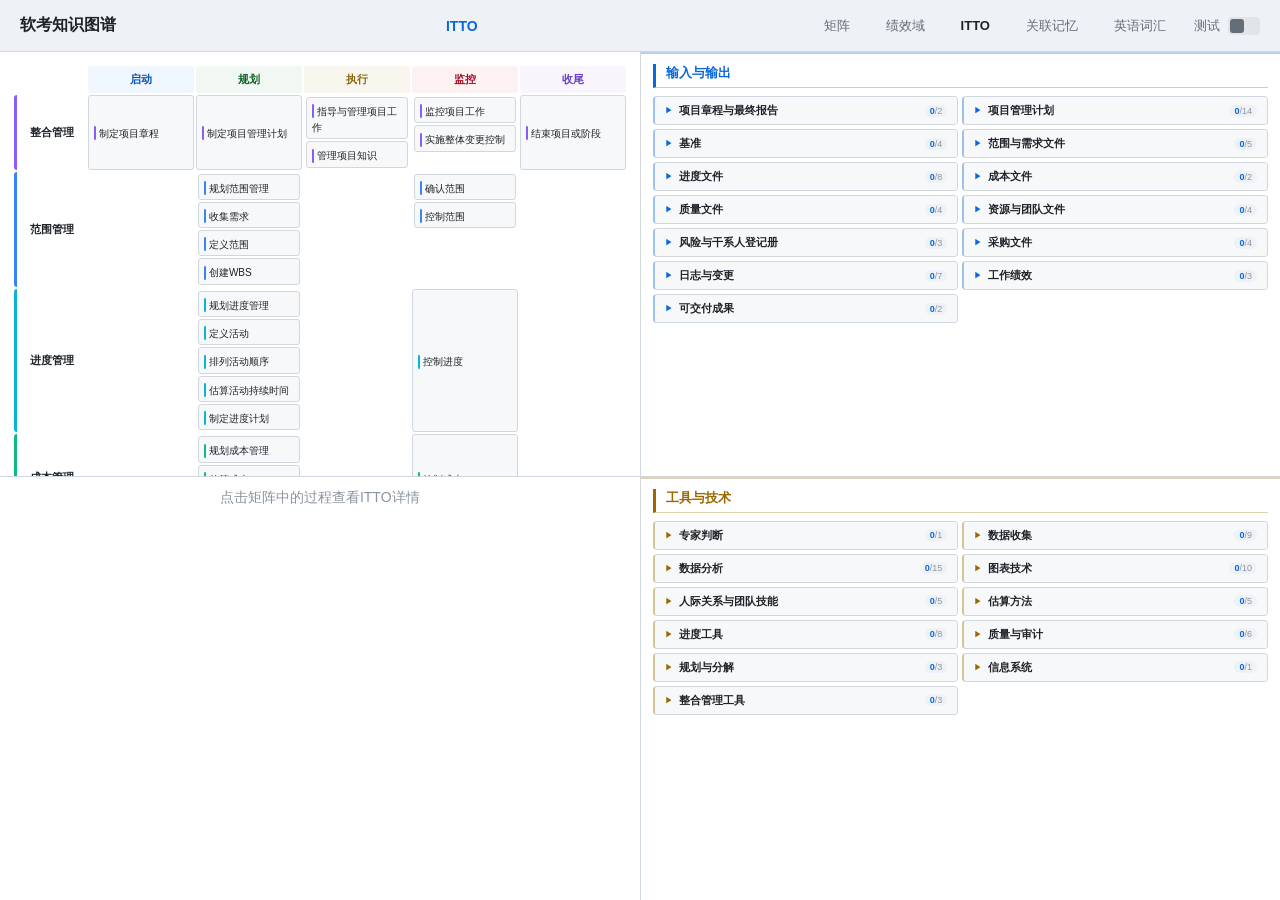
<file: itto.html>
<!DOCTYPE html>
<html lang="zh-CN">
<head>
    <meta charset="UTF-8">
    <meta name="viewport" content="width=device-width, initial-scale=1.0">
    <title>ITTO - 软考知识图谱</title>
    <link rel="stylesheet" href="css/main.css">
    <link rel="stylesheet" href="css/itto.css">
    <style>
    .test-toggle{display:flex;align-items:center;gap:8px;font-size:13px;color:var(--text-secondary);cursor:pointer;user-select:none}
    .test-toggle input{display:none}
    .toggle-track{width:32px;height:18px;border-radius:4px;background:var(--bg-hover);position:relative;transition:var(--transition)}
    .toggle-track::after{content:'';position:absolute;top:2px;left:2px;width:14px;height:14px;border-radius:3px;background:var(--text-secondary);transition:var(--transition)}
    .test-toggle input:checked+.toggle-track{background:var(--accent-orange)}
    .test-toggle input:checked+.toggle-track::after{left:16px;background:#fff}
    body.test-mode .answer{color:transparent!important;background:var(--bg-hover)!important;border-radius:3px;cursor:pointer}
    body.test-mode .answer:hover{background:var(--bg-tertiary)!important}
    body.test-mode .answer.revealed{color:inherit!important;background:transparent!important}
    </style>
</head>
<body>
    <!-- Header -->
    <header id="header">
        <div class="header-left">
            <a href="index.html" class="logo" style="text-decoration:none;color:var(--text-primary)">软考知识图谱</a>
        </div>
        <div class="header-center" style="flex:0">
            <span style="font-size:14px;font-weight:600;color:var(--accent-blue)">ITTO</span>
        </div>
        <div class="header-right">
            <a href="index.html" class="nav-tab" style="text-decoration:none">矩阵</a>
            <a href="performance.html" class="nav-tab" style="text-decoration:none">绩效域</a>
            <a href="itto.html" class="nav-tab active" style="text-decoration:none">ITTO</a>
            <a href="memory.html" class="nav-tab" style="text-decoration:none">关联记忆</a>
            <a href="english.html" class="nav-tab" style="text-decoration:none">英语词汇</a>
            <label class="test-toggle" style="margin-left:8px">
                <span>测试</span>
                <input type="checkbox" id="testModeToggle">
                <span class="toggle-track"></span>
            </label>
        </div>
    </header>

    <!-- 4-Quadrant Layout -->
    <div class="itto-layout">
        <!-- 左上: PMBOK矩阵 -->
        <div class="itto-quadrant matrix-quadrant">
            <div id="itto-matrix"></div>
        </div>

        <!-- 右上: 输入与输出（分类折叠） -->
        <div class="itto-quadrant list-quadrant doc-quadrant">
            <div class="list-section-title section-title-doc">输入与输出</div>
            <div id="itto-doc-list"></div>
        </div>

        <!-- 左下: ITTO详情 -->
        <div class="itto-quadrant detail-quadrant">
            <div id="itto-detail">
                <div class="detail-placeholder">点击矩阵中的过程查看ITTO详情</div>
            </div>
        </div>

        <!-- 右下: 工具与技术（分类折叠） -->
        <div class="itto-quadrant list-quadrant tool-quadrant">
            <div class="list-section-title section-title-tool">工具与技术</div>
            <div id="itto-tool-list"></div>
        </div>
    </div>

    <!-- Scripts -->
    <script src="lib/d3.v7.min.js"></script>
    <script src="data/nodes.js"></script>
    <script src="data/edges.js"></script>
    <script src="data/exam-frequency.js"></script>
    <script src="data/mnemonics.js"></script>
    <script src="data/essay-topics.js"></script>
    <script src="data/glossary.js"></script>
    <script src="data/itto-details.js"></script>
    <script src="js/data.js"></script>
    <script src="js/itto.js"></script>
    <script>
    document.getElementById('testModeToggle').addEventListener('change', function() {
        document.body.classList.toggle('test-mode', this.checked);
    });
    document.addEventListener('click', function(e) {
        if (document.body.classList.contains('test-mode') && e.target.classList.contains('answer')) {
            e.target.classList.toggle('revealed');
        }
    });
    </script>
</body>
</html>
</file>
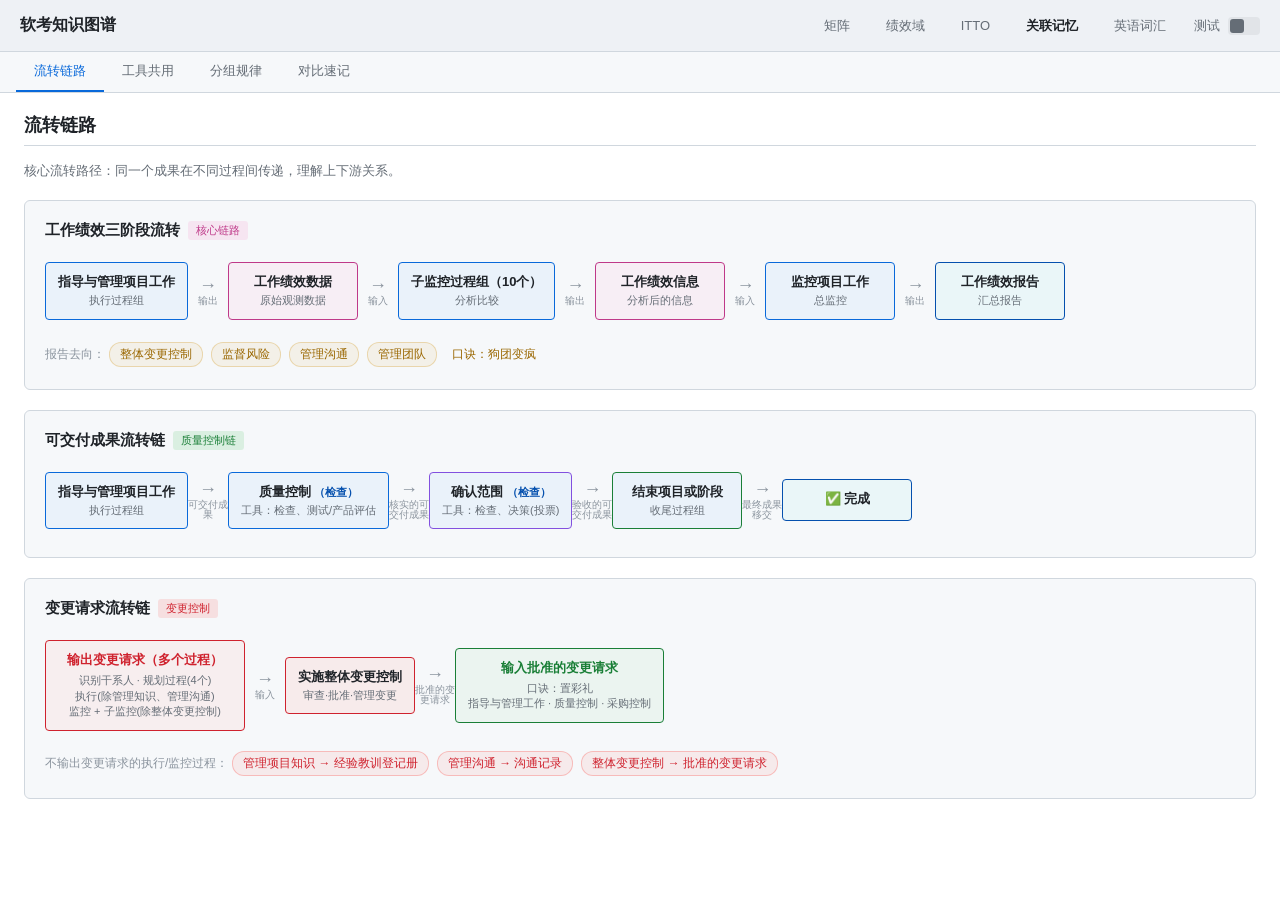
<file: memory.html>
<!DOCTYPE html>
<html lang="zh-CN">
<head>
<meta charset="UTF-8">
<meta name="viewport" content="width=device-width, initial-scale=1.0">
<title>关联记忆 - 软考十大管理</title>
<style>
:root {
    --bg-primary: #ffffff;
    --bg-secondary: #f6f8fa;
    --bg-tertiary: #eef1f5;
    --bg-card: #f6f8fa;
    --bg-hover: #e1e4e8;
    --text-primary: #1f2328;
    --text-secondary: #656d76;
    --text-muted: #8b949e;
    --border-color: #d0d7de;
    --accent-blue: #0969da;
    --accent-green: #1a7f37;
    --accent-red: #cf222e;
    --accent-orange: #9a6700;
    --accent-purple: #8250df;
    --accent-pink: #bf3989;
    --accent-cyan: #0550ae;
    --shadow: 0 1px 3px rgba(31,35,40,0.08);
    --shadow-lg: 0 4px 12px rgba(31,35,40,0.12);
    --radius: 4px;
    --radius-lg: 6px;
    --transition: 0.2s ease;
}

*,*::before,*::after { margin:0; padding:0; box-sizing:border-box; }

body {
    font-family: "PingFang SC","Microsoft YaHei","Noto Sans SC",-apple-system,BlinkMacSystemFont,sans-serif;
    font-size: 14px;
    color: var(--text-primary);
    background: var(--bg-primary);
    height: 100vh;
    overflow: hidden;
}

/* ===== Header ===== */
#header {
    display: flex; align-items: center; justify-content: space-between;
    height: 52px; padding: 0 20px;
    background: var(--bg-tertiary);
    border-bottom: 1px solid var(--border-color);
    position: relative; z-index: 100;
}
.page-tab{padding:6px 16px;background:none;border:none;color:var(--text-secondary);font-size:13px;font-weight:500;cursor:pointer;transition:color var(--transition);text-decoration:none;white-space:nowrap}
.page-tab:hover{color:var(--text-primary)}
.page-tab.active{color:var(--text-primary);font-weight:600}

/* Test mode toggle */
.test-toggle {
    display: flex; align-items: center; gap: 8px;
    font-size: 13px; color: var(--text-secondary); cursor: pointer;
    user-select: none;
}
.test-toggle input { display: none; }
.test-toggle .toggle-track {
    width: 32px; height: 18px; border-radius: 4px;
    background: var(--bg-hover); position: relative; transition: var(--transition);
}
.test-toggle .toggle-track::after {
    content: ''; position: absolute; top: 2px; left: 2px;
    width: 14px; height: 14px; border-radius: 3px;
    background: var(--text-secondary); transition: var(--transition);
}
.test-toggle input:checked + .toggle-track { background: var(--accent-orange); }
.test-toggle input:checked + .toggle-track::after { left: 16px; background: #fff; }
body.test-mode .answer { color: transparent !important; text-shadow: none; background: var(--bg-hover) !important; border-radius: 4px; cursor: pointer; }
body.test-mode .answer:hover { background: var(--bg-tertiary) !important; }
body.test-mode .answer.revealed { color: var(--text-primary) !important; background: transparent !important; }

/* ===== Nav tabs ===== */
#nav {
    display: flex; gap: 0; padding: 0 16px;
    background: var(--bg-secondary);
    border-bottom: 1px solid var(--border-color);
}
.nav-tab {
    padding: 10px 18px; font-size: 13px; font-weight: 500;
    color: var(--text-secondary); cursor: pointer;
    border-bottom: 2px solid transparent;
    transition: var(--transition); user-select: none;
    white-space: nowrap;
}
.nav-tab:hover { color: var(--text-primary); }
.nav-tab.active { color: var(--accent-blue); border-bottom-color: var(--accent-blue); }

/* ===== Main content ===== */
#main {
    height: calc(100vh - 52px - 41px);
    overflow-y: auto; padding: 20px 24px;
    scroll-behavior: smooth;
}
.section { display: none; }
.section.active { display: block; }

/* ===== Section titles ===== */
.section-title {
    font-size: 18px; font-weight: 700; margin-bottom: 16px;
    padding-bottom: 8px; border-bottom: 1px solid var(--border-color);
}
.section-desc { font-size: 13px; color: var(--text-secondary); margin-bottom: 20px; }

/* ===== Flow chain ===== */
.flow-chain {
    background: var(--bg-secondary); border: 1px solid var(--border-color);
    border-radius: var(--radius-lg); padding: 20px; margin-bottom: 20px;
}
.flow-chain-title {
    font-size: 15px; font-weight: 600; margin-bottom: 14px;
    display: flex; align-items: center; gap: 8px;
}
.flow-chain-title .tag {
    font-size: 11px; padding: 2px 8px; border-radius: 3px;
    font-weight: 500;
}
.flow-row {
    display: flex; align-items: center; gap: 0;
    overflow-x: auto; padding: 8px 0;
}
.flow-node {
    flex-shrink: 0; text-align: center; min-width: 130px;
}
.flow-box {
    padding: 10px 12px; border-radius: var(--radius);
    border: 1.5px solid var(--border-color);
    background: var(--bg-card); line-height: 1.4;
    transition: var(--transition); cursor: default;
    font-size: 13px;
}
.flow-box:hover { border-color: var(--accent-blue); }
.flow-box .label { font-weight: 600; margin-bottom: 2px; }
.flow-box .detail { font-size: 11px; color: var(--text-secondary); }
.flow-box.highlight { border-color: var(--accent-blue); box-shadow: 0 0 12px rgba(88,166,255,0.15); }

.flow-box.style-input { border-color: var(--accent-purple); background: rgba(188,140,255,0.08); }
.flow-box.style-process { border-color: var(--accent-blue); background: rgba(88,166,255,0.08); }
.flow-box.style-output { border-color: var(--accent-green); background: rgba(63,185,80,0.08); }
.flow-box.style-data { border-color: var(--accent-pink); background: rgba(247,120,186,0.08); }
.flow-box.style-report { border-color: var(--accent-cyan); background: rgba(86,212,221,0.08); }

.flow-arrow {
    flex-shrink: 0; width: 40px; text-align: center;
    color: var(--text-muted); font-size: 18px; line-height: 1;
}
.flow-arrow .arrow-label { display: block; font-size: 10px; color: var(--text-muted); margin-top: 2px; }

/* ===== Tool share cards ===== */
.tool-grid {
    display: grid;
    grid-template-columns: repeat(auto-fill, minmax(340px, 1fr));
    gap: 16px; margin-bottom: 20px;
}
.tool-card {
    background: var(--bg-secondary); border: 1px solid var(--border-color);
    border-radius: var(--radius-lg); overflow: hidden;
    transition: var(--transition);
}
.tool-card:hover { border-color: var(--accent-blue); }
.tool-card-header {
    padding: 14px 16px; cursor: pointer;
    display: flex; justify-content: space-between; align-items: center;
}
.tool-card-header:hover { background: var(--bg-tertiary); }
.tool-card-title { font-size: 14px; font-weight: 600; }
.tool-card-title .mnemonic {
    font-size: 12px; color: var(--accent-orange); margin-left: 8px;
    font-weight: 500;
}
.tool-card-count {
    font-size: 11px; color: var(--text-muted);
    background: var(--bg-hover); padding: 2px 8px; border-radius: 10px;
}
.tool-card-body {
    padding: 0 16px 14px; display: none;
}
.tool-card.open .tool-card-body { display: block; }
.tool-card.open .tool-card-header { border-bottom: 1px solid var(--border-color); }

.tool-list { list-style: none; padding: 0; }
.tool-list li {
    padding: 8px 0; border-bottom: 1px solid var(--border-color);
    display: flex; justify-content: space-between; align-items: flex-start;
    gap: 8px;
}
.tool-list li:last-child { border-bottom: none; }
.tool-list .proc-name { font-size: 13px; font-weight: 500; }
.tool-list .proc-note { font-size: 11px; color: var(--text-secondary); margin-top: 2px; }
.tool-list .proc-tag {
    font-size: 10px; padding: 1px 6px; border-radius: 3px;
    white-space: nowrap; flex-shrink: 0;
}
.proc-tag.ka { background: rgba(88,166,255,0.15); color: var(--accent-blue); }
.proc-tag.pg { background: rgba(188,140,255,0.15); color: var(--accent-purple); }

/* ===== Pattern card ===== */
.pattern-grid {
    display: grid;
    grid-template-columns: repeat(auto-fill, minmax(400px, 1fr));
    gap: 16px; margin-bottom: 20px;
}
.pattern-card {
    background: var(--bg-secondary); border: 1px solid var(--border-color);
    border-radius: var(--radius-lg); padding: 18px;
}
.pattern-card-title {
    font-size: 15px; font-weight: 600; margin-bottom: 12px;
    display: flex; align-items: center; gap: 8px;
}
.pattern-row {
    display: flex; gap: 12px; margin-bottom: 10px; align-items: flex-start;
}
.pattern-label {
    font-size: 12px; color: var(--text-muted); min-width: 50px;
    padding-top: 4px; flex-shrink: 0;
}
.pattern-content { flex: 1; }
.chip {
    display: inline-block; font-size: 12px; padding: 3px 10px;
    border-radius: 12px; margin: 2px 4px 2px 0;
    border: 1px solid var(--border-color); background: var(--bg-card);
    transition: var(--transition);
}
.chip.blue { border-color: rgba(88,166,255,0.3); color: var(--accent-blue); background: rgba(88,166,255,0.08); }
.chip.green { border-color: rgba(63,185,80,0.3); color: var(--accent-green); background: rgba(63,185,80,0.08); }
.chip.red { border-color: rgba(248,81,73,0.3); color: var(--accent-red); background: rgba(248,81,73,0.08); }
.chip.purple { border-color: rgba(188,140,255,0.3); color: var(--accent-purple); background: rgba(188,140,255,0.08); }
.chip.orange { border-color: rgba(210,153,34,0.3); color: var(--accent-orange); background: rgba(210,153,34,0.08); }
.chip.pink { border-color: rgba(247,120,186,0.3); color: var(--accent-pink); background: rgba(247,120,186,0.08); }
.chip.cyan { border-color: rgba(86,212,221,0.3); color: var(--accent-cyan); background: rgba(86,212,221,0.08); }

.pattern-note {
    font-size: 12px; color: var(--accent-orange);
    margin-top: 8px; padding: 8px 12px;
    background: rgba(210,153,34,0.08); border-radius: var(--radius);
    border-left: 3px solid var(--accent-orange);
}
.pattern-note strong { color: var(--accent-orange); }

/* ===== Compare panels ===== */
.compare-grid {
    display: grid;
    grid-template-columns: repeat(auto-fill, minmax(420px, 1fr));
    gap: 16px; margin-bottom: 20px;
}
.compare-card {
    background: var(--bg-secondary); border: 1px solid var(--border-color);
    border-radius: var(--radius-lg); overflow: hidden;
}
.compare-title {
    padding: 14px 16px; font-size: 15px; font-weight: 600;
    background: var(--bg-tertiary); border-bottom: 1px solid var(--border-color);
}
.compare-body { padding: 16px; }
.compare-cols {
    display: grid; grid-template-columns: 1fr 1fr; gap: 0;
    border: 1px solid var(--border-color); border-radius: var(--radius);
    overflow: hidden;
}
.compare-col { padding: 12px; }
.compare-col:first-child { border-right: 1px solid var(--border-color); }
.compare-col-header {
    font-size: 13px; font-weight: 600; margin-bottom: 8px;
    padding-bottom: 6px; border-bottom: 1px solid var(--border-color);
    text-align: center;
}
.compare-col-header.blue { color: var(--accent-blue); }
.compare-col-header.green { color: var(--accent-green); }
.compare-col ul { list-style: none; padding: 0; }
.compare-col li {
    padding: 4px 0; font-size: 12px;
    border-bottom: 1px solid var(--border-color);
}
.compare-col li:last-child { border-bottom: none; }

.compare-list { list-style: none; padding: 0; margin-top: 12px; }
.compare-list li {
    padding: 10px 12px; margin-bottom: 6px;
    background: var(--bg-card); border-radius: var(--radius);
    border: 1px solid var(--border-color);
    font-size: 13px;
}
.compare-list li strong { color: var(--accent-blue); }
.compare-list .note { font-size: 11px; color: var(--text-secondary); margin-top: 2px; }

/* ===== Rule cards ===== */
.rule-grid {
    display: grid;
    grid-template-columns: repeat(auto-fill, minmax(280px, 1fr));
    gap: 12px; margin-bottom: 20px;
}
.rule-card {
    background: var(--bg-secondary); border: 1px solid var(--border-color);
    border-radius: var(--radius-lg); padding: 16px;
}
.rule-card-title { font-size: 14px; font-weight: 600; margin-bottom: 8px; }
.rule-card-body { font-size: 12px; color: var(--text-secondary); line-height: 1.6; }
.rule-card-body strong { color: var(--text-primary); }

/* ===== Responsive ===== */
@media (max-width: 900px) {
    .tool-grid { grid-template-columns: 1fr; }
    .pattern-grid { grid-template-columns: 1fr; }
    .compare-grid { grid-template-columns: 1fr; }
    .rule-grid { grid-template-columns: 1fr; }
}
@media (max-width: 768px) {
    body { overflow-y: auto; height: auto; }
    #header { flex-wrap: wrap; height: auto; padding: 8px 12px; gap: 6px; }
    #header > div:last-child {
        order: 3;
        width: 100%;
        overflow-x: auto;
        -webkit-overflow-scrolling: touch;
        padding-bottom: 2px;
    }
    .page-tab { font-size: 12px; padding: 4px 10px; }
    #nav { overflow-x: auto; -webkit-overflow-scrolling: touch; }
    #main { height: auto; min-height: calc(100vh - 120px); overflow-y: visible; padding: 12px; }
    .flow-chain { padding: 12px; }
    .flow-node { min-width: 100px; }
    .flow-box { padding: 8px 10px; font-size: 12px; }
    .flow-arrow { width: 24px; font-size: 14px; }
    .compare-cols { grid-template-columns: 1fr; }
    .compare-col:first-child { border-right: none; border-bottom: 1px solid var(--border-color); }
    .section-title { font-size: 16px; }
}
@media (max-width: 480px) {
    #main { padding: 8px; }
    .flow-node { min-width: 80px; }
    .flow-box { padding: 6px 8px; font-size: 11px; }
    .flow-arrow { width: 18px; font-size: 12px; }
    .section-title { font-size: 15px; }
    .nav-tab { padding: 8px 12px; font-size: 12px; }
}
</style>
</head>
<body>

<!-- Header -->
<div id="header">
    <div style="display:flex;align-items:center;gap:8px;">
        <a href="index.html" style="text-decoration:none;color:var(--text-primary);font-size:16px;font-weight:600;">软考知识图谱</a>
    </div>
    <div style="display:flex;align-items:center;gap:4px;">
        <a href="index.html" class="page-tab">矩阵</a>
        <a href="performance.html" class="page-tab">绩效域</a>
        <a href="itto.html" class="page-tab">ITTO</a>
        <a href="memory.html" class="page-tab active">关联记忆</a>
        <a href="english.html" class="page-tab">英语词汇</a>
        <label class="test-toggle" style="margin-left:8px">
            <span>测试</span>
            <input type="checkbox" id="testModeToggle">
            <span class="toggle-track"></span>
        </label>
    </div>
</div>

<!-- Nav -->
<div id="nav">
    <div class="nav-tab active" data-section="flow">流转链路</div>
    <div class="nav-tab" data-section="tools">工具共用</div>
    <div class="nav-tab" data-section="patterns">分组规律</div>
    <div class="nav-tab" data-section="compare">对比速记</div>
</div>

<!-- Main -->
<div id="main">

<!-- ==================== Section 1: 流转链路 ==================== -->
<div class="section active" id="sec-flow">
    <div class="section-title">流转链路</div>
    <div class="section-desc">核心流转路径：同一个成果在不同过程间传递，理解上下游关系。</div>

    <!-- 工作绩效三阶段 -->
    <div class="flow-chain">
        <div class="flow-chain-title">
            <span>工作绩效三阶段流转</span>
            <span class="tag" style="background:rgba(247,120,186,0.15);color:var(--accent-pink)">核心链路</span>
        </div>
        <div class="flow-row">
            <div class="flow-node">
                <div class="flow-box style-process">
                    <div class="label">指导与管理项目工作</div>
                    <div class="detail">执行过程组</div>
                </div>
            </div>
            <div class="flow-arrow">
                <span>→</span>
                <span class="arrow-label">输出</span>
            </div>
            <div class="flow-node">
                <div class="flow-box style-data">
                    <div class="label answer">工作绩效数据</div>
                    <div class="detail">原始观测数据</div>
                </div>
            </div>
            <div class="flow-arrow">
                <span>→</span>
                <span class="arrow-label">输入</span>
            </div>
            <div class="flow-node">
                <div class="flow-box style-process">
                    <div class="label answer">子监控过程组（10个）</div>
                    <div class="detail">分析比较</div>
                </div>
            </div>
            <div class="flow-arrow">
                <span>→</span>
                <span class="arrow-label">输出</span>
            </div>
            <div class="flow-node">
                <div class="flow-box style-data">
                    <div class="label answer">工作绩效信息</div>
                    <div class="detail">分析后的信息</div>
                </div>
            </div>
            <div class="flow-arrow">
                <span>→</span>
                <span class="arrow-label">输入</span>
            </div>
            <div class="flow-node">
                <div class="flow-box style-process">
                    <div class="label answer">监控项目工作</div>
                    <div class="detail">总监控</div>
                </div>
            </div>
            <div class="flow-arrow">
                <span>→</span>
                <span class="arrow-label">输出</span>
            </div>
            <div class="flow-node">
                <div class="flow-box style-report">
                    <div class="label answer">工作绩效报告</div>
                    <div class="detail">汇总报告</div>
                </div>
            </div>
        </div>
        <div style="margin-top:12px;">
            <span style="font-size:12px;color:var(--text-muted);">报告去向：</span>
            <span class="chip orange">整体变更控制</span>
            <span class="chip orange">监督风险</span>
            <span class="chip orange">管理沟通</span>
            <span class="chip orange">管理团队</span>
            <span style="font-size:12px;color:var(--accent-orange);margin-left:8px;">口诀：狗团变疯</span>
        </div>
    </div>

    <!-- 可交付成果链 -->
    <div class="flow-chain">
        <div class="flow-chain-title">
            <span>可交付成果流转链</span>
            <span class="tag" style="background:rgba(63,185,80,0.15);color:var(--accent-green)">质量控制链</span>
        </div>
        <div class="flow-row">
            <div class="flow-node">
                <div class="flow-box style-process">
                    <div class="label">指导与管理项目工作</div>
                    <div class="detail">执行过程组</div>
                </div>
            </div>
            <div class="flow-arrow">
                <span>→</span>
                <span class="arrow-label answer">可交付成果</span>
            </div>
            <div class="flow-node">
                <div class="flow-box style-process" style="border-color:var(--accent-blue);">
                    <div class="label">质量控制 <span class="answer" style="font-size:11px;color:var(--accent-cyan);">（检查）</span></div>
                    <div class="detail">工具：检查、测试/产品评估</div>
                </div>
            </div>
            <div class="flow-arrow">
                <span>→</span>
                <span class="arrow-label answer">核实的可交付成果</span>
            </div>
            <div class="flow-node">
                <div class="flow-box style-process" style="border-color:var(--accent-purple);">
                    <div class="label">确认范围 <span class="answer" style="font-size:11px;color:var(--accent-cyan);">（检查）</span></div>
                    <div class="detail">工具：检查、决策(投票)</div>
                </div>
            </div>
            <div class="flow-arrow">
                <span>→</span>
                <span class="arrow-label answer">验收的可交付成果</span>
            </div>
            <div class="flow-node">
                <div class="flow-box style-process" style="border-color:var(--accent-green);">
                    <div class="label">结束项目或阶段</div>
                    <div class="detail">收尾过程组</div>
                </div>
            </div>
            <div class="flow-arrow">
                <span>→</span>
                <span class="arrow-label answer">最终成果移交</span>
            </div>
            <div class="flow-node">
                <div class="flow-box style-report">
                    <div class="label">✅ 完成</div>
                </div>
            </div>
        </div>
    </div>

    <!-- 变更请求链 -->
    <div class="flow-chain">
        <div class="flow-chain-title">
            <span>变更请求流转链</span>
            <span class="tag" style="background:rgba(248,81,73,0.15);color:var(--accent-red)">变更控制</span>
        </div>
        <div class="flow-row">
            <div class="flow-node" style="min-width:200px;">
                <div class="flow-box" style="border-color:var(--accent-red);background:rgba(248,81,73,0.06);">
                    <div class="label" style="color:var(--accent-red);">输出变更请求（多个过程）</div>
                    <div class="detail answer" style="margin-top:4px;">
                        识别干系人 · 规划过程(4个)<br>
                        执行(除管理知识、管理沟通)<br>
                        监控 + 子监控(除整体变更控制)
                    </div>
                </div>
            </div>
            <div class="flow-arrow">
                <span>→</span>
                <span class="arrow-label">输入</span>
            </div>
            <div class="flow-node">
                <div class="flow-box style-process" style="border-color:var(--accent-red);background:rgba(248,81,73,0.08);">
                    <div class="label">实施整体变更控制</div>
                    <div class="detail">审查·批准·管理变更</div>
                </div>
            </div>
            <div class="flow-arrow">
                <span>→</span>
                <span class="arrow-label answer">批准的变更请求</span>
            </div>
            <div class="flow-node" style="min-width:200px;">
                <div class="flow-box" style="border-color:var(--accent-green);background:rgba(63,185,80,0.06);">
                    <div class="label" style="color:var(--accent-green);">输入批准的变更请求</div>
                    <div class="detail answer" style="margin-top:4px;">
                        口诀：置彩礼<br>
                        指导与管理工作 · 质量控制 · 采购控制
                    </div>
                </div>
            </div>
        </div>
        <div style="margin-top:10px;">
            <span style="font-size:12px;color:var(--text-muted);">不输出变更请求的执行/监控过程：</span>
            <span class="chip red">管理项目知识 → 经验教训登记册</span>
            <span class="chip red">管理沟通 → 沟通记录</span>
            <span class="chip red">整体变更控制 → 批准的变更请求</span>
        </div>
    </div>
</div>

<!-- ==================== Section 2: 工具共用 ==================== -->
<div class="section" id="sec-tools">
    <div class="section-title">工具共用规律</div>
    <div class="section-desc">同一工具/技术在多个过程中出现，点击展开查看关联过程。</div>

    <div class="tool-grid">

        <!-- 估算工具 -->
        <div class="tool-card open">
            <div class="tool-card-header" onclick="toggleCard(this)">
                <div class="tool-card-title">
                    估算工具（4种 + 1）
                    <span class="mnemonic">核心规律</span>
                </div>
                <span class="tool-card-count">3个过程共用</span>
            </div>
            <div class="tool-card-body">
                <div style="margin-bottom:10px;">
                    <span class="chip blue">自下而上估算</span>
                    <span class="chip blue">类比估算</span>
                    <span class="chip blue">参数估算</span>
                    <span class="chip blue">三点估算</span>
                    <span class="chip blue">备选方案分析</span>
                    <span style="font-size:11px;color:var(--text-muted);display:block;margin-top:4px;">三点估算不适用于"估算资源"</span>
                </div>
                <ul class="tool-list">
                    <li>
                        <div>
                            <div class="proc-name answer">估算活动持续时间</div>
                            <div class="proc-note answer">输出：持续时间估算 + 估算依据 | 整个期间开展</div>
                        </div>
                        <span class="proc-tag ka">进度管理</span>
                    </li>
                    <li>
                        <div>
                            <div class="proc-name answer">估算成本</div>
                            <div class="proc-note answer">输出：成本估算 + 估算依据 | 定期开展</div>
                        </div>
                        <span class="proc-tag ka">成本管理</span>
                    </li>
                    <li>
                        <div>
                            <div class="proc-name answer">估算活动资源</div>
                            <div class="proc-note answer">输出：资源需求 + 估算依据 | 定期开展</div>
                        </div>
                        <span class="proc-tag ka">资源管理</span>
                    </li>
                </ul>
            </div>
        </div>

        <!-- 检查 -->
        <div class="tool-card open">
            <div class="tool-card-header" onclick="toggleCard(this)">
                <div class="tool-card-title">
                    检查
                </div>
                <span class="tool-card-count">3个过程</span>
            </div>
            <div class="tool-card-body">
                <ul class="tool-list">
                    <li>
                        <div>
                            <div class="proc-name answer">确认范围</div>
                            <div class="proc-note answer">可交付成果 → 核实 → 验收</div>
                        </div>
                        <span class="proc-tag ka">范围管理</span>
                    </li>
                    <li>
                        <div>
                            <div class="proc-name answer">质量控制</div>
                            <div class="proc-note answer">可交付成果 → 质量核验</div>
                        </div>
                        <span class="proc-tag ka">质量管理</span>
                    </li>
                    <li>
                        <div>
                            <div class="proc-name answer">控制采购</div>
                            <div class="proc-note answer">卖方交付成果 → 验证</div>
                        </div>
                        <span class="proc-tag ka">采购管理</span>
                    </li>
                </ul>
                <div class="pattern-note">
                    <strong>关联</strong>：可交付成果流转链 = 确认范围(检查) + 质量控制(检查) 的上下游关系
                </div>
            </div>
        </div>

        <!-- 审计 -->
        <div class="tool-card">
            <div class="tool-card-header" onclick="toggleCard(this)">
                <div class="tool-card-title">审计</div>
                <span class="tool-card-count">3个过程</span>
            </div>
            <div class="tool-card-body">
                <ul class="tool-list">
                    <li>
                        <div>
                            <div class="proc-name answer">管理质量 → 质量审计</div>
                            <div class="proc-note answer">识别良好实践、分享、识别差距、改进、积累</div>
                        </div>
                        <span class="proc-tag ka">质量管理</span>
                    </li>
                    <li>
                        <div>
                            <div class="proc-name answer">控制采购 → 采购审计</div>
                            <div class="proc-note answer">结构化审查</div>
                        </div>
                        <span class="proc-tag ka">采购管理</span>
                    </li>
                    <li>
                        <div>
                            <div class="proc-name answer">监督风险 → 风险审计</div>
                            <div class="proc-note answer">评估风险管理过程的有效性</div>
                        </div>
                        <span class="proc-tag ka">风险管理</span>
                    </li>
                </ul>
                <div class="pattern-note">
                    <strong>辨析</strong>：管理质量用审计，质量控制用检查（同属质量管理域）<br>
                    <strong>补充</strong>：配置审计 — 评估配置管理过程的有效性
                </div>
            </div>
        </div>

        <!-- 偏差分析 + 趋势分析 -->
        <div class="tool-card">
            <div class="tool-card-header" onclick="toggleCard(this)">
                <div class="tool-card-title">
                    偏差分析 + 趋势分析
                </div>
                <span class="tool-card-count">5个过程</span>
            </div>
            <div class="tool-card-body">
                <ul class="tool-list">
                    <li>
                        <div>
                            <div class="proc-name answer">监控项目工作</div>
                        </div>
                        <span class="proc-tag ka">整合管理</span>
                    </li>
                    <li>
                        <div>
                            <div class="proc-name answer">结束项目或阶段</div>
                        </div>
                        <span class="proc-tag ka">整合管理</span>
                    </li>
                    <li>
                        <div>
                            <div class="proc-name answer">控制范围</div>
                        </div>
                        <span class="proc-tag ka">范围管理</span>
                    </li>
                    <li>
                        <div>
                            <div class="proc-name answer">控制进度</div>
                            <div class="proc-note answer">还使用挣值分析</div>
                        </div>
                        <span class="proc-tag ka">进度管理</span>
                    </li>
                    <li>
                        <div>
                            <div class="proc-name answer">控制成本</div>
                            <div class="proc-note answer">还使用挣值分析</div>
                        </div>
                        <span class="proc-tag ka">成本管理</span>
                    </li>
                </ul>
                <div class="pattern-note">
                    <strong>规律</strong>：控制进度 + 控制成本 额外使用<strong>挣值分析</strong>（EVA）
                </div>
            </div>
        </div>

        <!-- 冲突管理 -->
        <div class="tool-card">
            <div class="tool-card-header" onclick="toggleCard(this)">
                <div class="tool-card-title">
                    冲突管理
                    <span class="mnemonic">与人有关</span>
                </div>
                <span class="tool-card-count">6个过程</span>
            </div>
            <div class="tool-card-body">
                <ul class="tool-list">
                    <li>
                        <div>
                            <div class="proc-name answer">制定项目章程</div>
                        </div>
                        <span class="proc-tag pg">启动</span>
                    </li>
                    <li>
                        <div>
                            <div class="proc-name answer">制定项目管理计划</div>
                        </div>
                        <span class="proc-tag pg">规划</span>
                    </li>
                    <li>
                        <div>
                            <div class="proc-name answer">建设团队</div>
                        </div>
                        <span class="proc-tag pg">执行</span>
                    </li>
                    <li>
                        <div>
                            <div class="proc-name answer">管理团队</div>
                        </div>
                        <span class="proc-tag pg">执行</span>
                    </li>
                    <li>
                        <div>
                            <div class="proc-name answer">管理沟通</div>
                        </div>
                        <span class="proc-tag pg">执行</span>
                    </li>
                    <li>
                        <div>
                            <div class="proc-name answer">管理干系人参与</div>
                        </div>
                        <span class="proc-tag pg">执行</span>
                    </li>
                </ul>
                <div class="pattern-note">
                    <strong>记忆</strong>：大方向规划（章程、计划）+ 团队沟通干系人（与人有关）
                </div>
            </div>
        </div>

        <!-- 标杆对照 + 思维导图 -->
        <div class="tool-card">
            <div class="tool-card-header" onclick="toggleCard(this)">
                <div class="tool-card-title">
                    标杆对照 + 思维导图
                    <span class="mnemonic">求人质</span>
                </div>
                <span class="tool-card-count">3个过程</span>
            </div>
            <div class="tool-card-body">
                <div style="margin-bottom:8px;font-size:12px;color:var(--text-secondary);">
                    只在<strong style="color:var(--accent-purple);">规划过程组</strong>出现
                </div>
                <ul class="tool-list">
                    <li>
                        <div>
                            <div class="proc-name answer">收集需求</div>
                            <div class="proc-note answer"><strong>求</strong> - 标杆：实际vs计划 | 思维导图：共性差异</div>
                        </div>
                        <span class="proc-tag ka">范围管理</span>
                    </li>
                    <li>
                        <div>
                            <div class="proc-name answer">规划质量管理</div>
                            <div class="proc-note answer"><strong>人</strong></div>
                        </div>
                        <span class="proc-tag ka">质量管理</span>
                    </li>
                    <li>
                        <div>
                            <div class="proc-name answer">规划干系人参与</div>
                            <div class="proc-note answer"><strong>质</strong></div>
                        </div>
                        <span class="proc-tag ka">干系人管理</span>
                    </li>
                </ul>
            </div>
        </div>

        <!-- 分解 -->
        <div class="tool-card">
            <div class="tool-card-header" onclick="toggleCard(this)">
                <div class="tool-card-title">分解</div>
                <span class="tool-card-count">2个过程</span>
            </div>
            <div class="tool-card-body">
                <ul class="tool-list">
                    <li>
                        <div>
                            <div class="proc-name answer">创建WBS</div>
                            <div class="proc-note answer">将可交付成果分解为较小组件 → 输出范围基准</div>
                        </div>
                        <span class="proc-tag ka">范围管理</span>
                    </li>
                    <li>
                        <div>
                            <div class="proc-name answer">定义活动</div>
                            <div class="proc-note answer">将工作包分解为活动 → 输出活动清单</div>
                        </div>
                        <span class="proc-tag ka">进度管理</span>
                    </li>
                </ul>
                <div class="pattern-note">
                    <strong>递进关系</strong>：创建WBS（可交付成果→工作包）→ 定义活动（工作包→活动）
                </div>
            </div>
        </div>

        <!-- 模拟 -->
        <div class="tool-card">
            <div class="tool-card-header" onclick="toggleCard(this)">
                <div class="tool-card-title">
                    模拟（蒙特卡洛）
                </div>
                <span class="tool-card-count">2个过程</span>
            </div>
            <div class="tool-card-body">
                <ul class="tool-list">
                    <li>
                        <div>
                            <div class="proc-name answer">制定进度计划</div>
                            <div class="proc-note answer">模拟不同场景下的进度分布</div>
                        </div>
                        <span class="proc-tag ka">进度管理</span>
                    </li>
                    <li>
                        <div>
                            <div class="proc-name answer">实施定量风险分析</div>
                            <div class="proc-note answer">量化风险对项目目标的影响</div>
                        </div>
                        <span class="proc-tag ka">风险管理</span>
                    </li>
                </ul>
            </div>
        </div>

        <!-- 干系人参与评估矩阵 -->
        <div class="tool-card">
            <div class="tool-card-header" onclick="toggleCard(this)">
                <div class="tool-card-title">
                    干系人参与评估矩阵
                    <span class="mnemonic">2规2监</span>
                </div>
                <span class="tool-card-count">4个过程</span>
            </div>
            <div class="tool-card-body">
                <ul class="tool-list">
                    <li>
                        <div>
                            <div class="proc-name answer">规划沟通管理</div>
                        </div>
                        <span class="proc-tag pg">规划</span>
                    </li>
                    <li>
                        <div>
                            <div class="proc-name answer">规划干系人参与</div>
                        </div>
                        <span class="proc-tag pg">规划</span>
                    </li>
                    <li>
                        <div>
                            <div class="proc-name answer">监督沟通</div>
                        </div>
                        <span class="proc-tag pg">监控</span>
                    </li>
                    <li>
                        <div>
                            <div class="proc-name answer">监督干系人参与</div>
                        </div>
                        <span class="proc-tag pg">监控</span>
                    </li>
                </ul>
                <div class="pattern-note">
                    <strong>规律</strong>：沟通和干系人的"一规划一监督"成对出现
                </div>
            </div>
        </div>

        <!-- 假设条件和制约因素 -->
        <div class="tool-card">
            <div class="tool-card-header" onclick="toggleCard(this)">
                <div class="tool-card-title">
                    假设条件和制约因素分析
                </div>
                <span class="tool-card-count">2个过程 + 2个文件</span>
            </div>
            <div class="tool-card-body">
                <ul class="tool-list">
                    <li>
                        <div>
                            <div class="proc-name answer">识别风险</div>
                            <div class="proc-note answer">假设条件识别危险</div>
                        </div>
                        <span class="proc-tag ka">风险管理</span>
                    </li>
                    <li>
                        <div>
                            <div class="proc-name answer">规划干系人参与</div>
                            <div class="proc-note answer">制约因素创造机会</div>
                        </div>
                        <span class="proc-tag ka">干系人管理</span>
                    </li>
                </ul>
                <div style="margin-top:8px;font-size:12px;color:var(--text-secondary);">
                    <strong>包含这两项内容的文件：</strong>
                </div>
                <ul class="tool-list">
                    <li>
                        <div><div class="proc-name answer">项目范围说明书</div></div>
                    </li>
                    <li>
                        <div><div class="proc-name answer">采购管理计划书</div></div>
                    </li>
                </ul>
            </div>
        </div>

    </div>
</div>

<!-- ==================== Section 3: 分组规律 ==================== -->
<div class="section" id="sec-patterns">
    <div class="section-title">分组规律</div>
    <div class="section-desc">跨过程的共性模式，理解规律后可以批量推断。</div>

    <div class="pattern-grid">

        <!-- 子监控必有 -->
        <div class="pattern-card">
            <div class="pattern-card-title">
                <span style="color:var(--accent-blue);">子监控过程组必有规律</span>
            </div>
            <div class="pattern-row">
                <div class="pattern-label">范围</div>
                <div class="pattern-content">
                    <span class="chip blue answer">确认范围</span>
                    <span class="chip blue answer">控制范围</span>
                </div>
            </div>
            <div class="pattern-row">
                <div class="pattern-label">进度</div>
                <div class="pattern-content">
                    <span class="chip blue answer">控制进度</span>
                </div>
            </div>
            <div class="pattern-row">
                <div class="pattern-label">成本</div>
                <div class="pattern-content">
                    <span class="chip blue answer">控制成本</span>
                </div>
            </div>
            <div class="pattern-row">
                <div class="pattern-label">质量</div>
                <div class="pattern-content">
                    <span class="chip blue answer">质量控制</span>
                </div>
            </div>
            <div class="pattern-row">
                <div class="pattern-label">资源</div>
                <div class="pattern-content">
                    <span class="chip blue answer">控制资源</span>
                </div>
            </div>
            <div class="pattern-row">
                <div class="pattern-label">沟通</div>
                <div class="pattern-content">
                    <span class="chip blue answer">监督沟通</span>
                </div>
            </div>
            <div class="pattern-row">
                <div class="pattern-label">风险</div>
                <div class="pattern-content">
                    <span class="chip blue answer">监督风险</span>
                </div>
            </div>
            <div class="pattern-row">
                <div class="pattern-label">采购</div>
                <div class="pattern-content">
                    <span class="chip blue answer">控制采购</span>
                </div>
            </div>
            <div class="pattern-row">
                <div class="pattern-label">干系人</div>
                <div class="pattern-content">
                    <span class="chip blue answer">监督干系人参与</span>
                </div>
            </div>
            <div style="margin-top:12px;padding:12px;background:var(--bg-card);border-radius:var(--radius);border:1px solid var(--border-color);">
                <div style="font-size:13px;font-weight:600;margin-bottom:6px;">必有输入/输出</div>
                <div style="display:flex;gap:16px;">
                    <div>
                        <div style="font-size:11px;color:var(--accent-purple);margin-bottom:4px;">必有输入</div>
                        <span class="chip purple">项目管理计划</span>
                        <span class="chip purple answer">工作绩效数据</span>
                    </div>
                    <div>
                        <div style="font-size:11px;color:var(--accent-green);margin-bottom:4px;">必有输出</div>
                        <span class="chip green answer">工作绩效信息</span>
                        <span class="chip green answer">变更请求</span>
                    </div>
                </div>
            </div>
        </div>

        <!-- 基准产出 -->
        <div class="pattern-card">
            <div class="pattern-card-title">
                <span style="color:var(--accent-green);">基准产出规律</span>
            </div>
            <div style="font-size:12px;color:var(--text-secondary);margin-bottom:12px;">
                范围、进度、成本三个管理在规划过程组的<strong style="color:var(--text-primary);">最后一个活动</strong>产出基准
            </div>
            <div class="flow-row" style="padding:0;">
                <div class="flow-node" style="min-width:120px;">
                    <div class="flow-box style-process">
                        <div class="label">创建WBS</div>
                        <div class="detail">范围管理</div>
                    </div>
                </div>
                <div class="flow-arrow"><span>→</span></div>
                <div class="flow-node" style="min-width:120px;">
                    <div class="flow-box style-output">
                        <div class="label answer">范围基准</div>
                    </div>
                </div>
            </div>
            <div class="flow-row" style="padding:0;margin-top:8px;">
                <div class="flow-node" style="min-width:120px;">
                    <div class="flow-box style-process">
                        <div class="label">制定进度计划</div>
                        <div class="detail">进度管理</div>
                    </div>
                </div>
                <div class="flow-arrow"><span>→</span></div>
                <div class="flow-node" style="min-width:120px;">
                    <div class="flow-box style-output">
                        <div class="label answer">进度基准</div>
                    </div>
                </div>
            </div>
            <div class="flow-row" style="padding:0;margin-top:8px;">
                <div class="flow-node" style="min-width:120px;">
                    <div class="flow-box style-process">
                        <div class="label">制定预算</div>
                        <div class="detail">成本管理</div>
                    </div>
                </div>
                <div class="flow-arrow"><span>→</span></div>
                <div class="flow-node" style="min-width:120px;">
                    <div class="flow-box style-output">
                        <div class="label answer">成本基准</div>
                    </div>
                </div>
            </div>
        </div>

        <!-- 规划采购+质量管理 共有输入 -->
        <div class="pattern-card">
            <div class="pattern-card-title">
                <span style="color:var(--accent-orange);">规划采购 + 质量管理 共有输入</span>
                <span style="font-size:12px;color:var(--accent-orange);margin-left:4px;">质量与需求息息相关</span>
            </div>
            <div style="font-size:12px;color:var(--text-secondary);margin-bottom:10px;">口诀：<strong style="color:var(--accent-orange);">2册2需</strong></div>
            <div>
                <span class="chip orange answer">干系人登记册</span>
                <span class="chip orange answer">风险登记册</span>
                <span class="chip orange answer">需求文件</span>
                <span class="chip orange answer">需求跟踪矩阵</span>
            </div>
            <div class="pattern-note" style="margin-top:12px;">
                <strong>识别→登记册</strong>：识别干系人→干系人登记册，识别风险→风险登记册
            </div>
        </div>

        <!-- 日历对比 -->
        <div class="pattern-card">
            <div class="pattern-card-title">
                <span style="color:var(--accent-cyan);">资源日历 vs 项目日历</span>
            </div>
            <div class="compare-cols">
                <div class="compare-col">
                    <div class="compare-col-header blue">资源日历</div>
                    <div style="text-align:center;">
                        <div style="font-size:13px;font-weight:500;" class="answer">获取资源</div>
                        <div style="font-size:11px;color:var(--text-secondary);">输出</div>
                    </div>
                </div>
                <div class="compare-col">
                    <div class="compare-col-header green">项目日历</div>
                    <div style="text-align:center;">
                        <div style="font-size:13px;font-weight:500;" class="answer">制定进度计划</div>
                        <div style="font-size:11px;color:var(--text-secondary);">输出</div>
                    </div>
                </div>
            </div>
        </div>

        <!-- 过程组产出规律 -->
        <div class="pattern-card">
            <div class="pattern-card-title">
                <span style="color:var(--accent-red);">过程组产出规律</span>
                <span style="font-size:12px;color:var(--accent-red);margin-left:4px;">口诀：规划出计划，管理出报告，控制出变更</span>
            </div>
            <div class="flow-row" style="padding:0;">
                <div class="flow-node" style="min-width:110px;">
                    <div class="flow-box style-process" style="border-color:var(--accent-blue);background:rgba(88,166,255,0.08);">
                        <div class="label" style="color:var(--accent-blue);">规划</div>
                        <div class="detail">规划过程组</div>
                    </div>
                </div>
                <div class="flow-arrow"><span>→</span><span class="arrow-label">产出</span></div>
                <div class="flow-node" style="min-width:130px;">
                    <div class="flow-box style-output">
                        <div class="label answer">各种计划</div>
                        <div class="detail answer">范围/进度/成本/质量/资源/沟通/风险/采购/干系人管理计划 + 基准</div>
                    </div>
                </div>
            </div>
            <div class="flow-row" style="padding:0;margin-top:10px;">
                <div class="flow-node" style="min-width:110px;">
                    <div class="flow-box style-process" style="border-color:var(--accent-green);background:rgba(63,185,80,0.08);">
                        <div class="label" style="color:var(--accent-green);">管理(执行)</div>
                        <div class="detail">执行过程组</div>
                    </div>
                </div>
                <div class="flow-arrow"><span>→</span><span class="arrow-label">产出</span></div>
                <div class="flow-node" style="min-width:130px;">
                    <div class="flow-box style-report">
                        <div class="label answer">工作绩效数据</div>
                        <div class="detail answer">可交付成果 + 工作绩效数据(原始观测)</div>
                    </div>
                </div>
            </div>
            <div class="flow-row" style="padding:0;margin-top:10px;">
                <div class="flow-node" style="min-width:110px;">
                    <div class="flow-box style-process" style="border-color:var(--accent-red);background:rgba(248,81,73,0.08);">
                        <div class="label" style="color:var(--accent-red);">控制(监控)</div>
                        <div class="detail">监控过程组</div>
                    </div>
                </div>
                <div class="flow-arrow"><span>→</span><span class="arrow-label">产出</span></div>
                <div class="flow-node" style="min-width:130px;">
                    <div class="flow-box style-data">
                        <div class="label answer">变更请求</div>
                        <div class="detail answer">工作绩效信息(分析后) + 变更请求(纠正/预防/缺陷补救)</div>
                    </div>
                </div>
            </div>
        </div>

        <!-- 分析是工具，决策是输出 -->
        <div class="pattern-card">
            <div class="pattern-card-title">
                <span style="color:var(--accent-purple);">分析是工具，决策是输出</span>
            </div>
            <div style="font-size:12px;color:var(--text-secondary);margin-bottom:12px;">
                口诀：<strong style="color:var(--accent-purple);">分析是工具，决策是输出，例如自制外购分析</strong>
            </div>
            <div class="flow-row" style="padding:0;">
                <div class="flow-node" style="min-width:140px;">
                    <div class="flow-box style-process" style="border-color:var(--accent-blue);background:rgba(88,166,255,0.08);">
                        <div class="label">自制外购分析</div>
                        <div class="detail">工具技术 · 数据分析</div>
                    </div>
                </div>
                <div class="flow-arrow"><span>→</span><span class="arrow-label">帮助</span></div>
                <div class="flow-node" style="min-width:140px;">
                    <div class="flow-box style-output" style="border-color:var(--accent-green);background:rgba(63,185,80,0.08);">
                        <div class="label">自制或外购决策</div>
                        <div class="detail">输出 · 规划采购管理</div>
                    </div>
                </div>
            </div>
            <div style="margin-top:12px;padding:10px 12px;background:var(--bg-card);border-radius:var(--radius);border:1px solid var(--border-color);">
                <div style="font-size:12px;color:var(--text-secondary);line-height:1.6;">
                    <div><strong style="color:var(--accent-blue);">分析类（工具技术）</strong>：<span class="answer">偏差分析、趋势分析、自制外购分析、应急储备分析、挣值分析</span></div>
                    <div style="margin-top:4px;"><strong style="color:var(--accent-green);">决策类（输出）</strong>：<span class="answer">自制或外购决策、变更批准决策、供应商选择决策</span></div>
                    <div style="margin-top:6px;color:var(--accent-orange);font-size:11px;">辨析：工具技术中的"决策"（投票、多标准决策分析）是做决策的方法，而输出中的"决策"是决策结果</div>
                </div>
            </div>
        </div>

        <!-- 通用规律 -->
        <div class="pattern-card">
            <div class="pattern-card-title">
                <span style="color:var(--text-primary);">通用规律</span>
            </div>
            <ul style="list-style:none;padding:0;">
                <li style="padding:8px 0;border-bottom:1px solid var(--border-color);font-size:13px;">
                    <strong style="color:var(--accent-blue);">输入通用</strong>：几乎所有过程都考虑
                    <span class="chip answer" style="margin-left:4px;">组织过程资产（OPA）</span>
                    <span class="chip answer">事业环境因素（EEF）</span>
                </li>
                <li style="padding:8px 0;border-bottom:1px solid var(--border-color);font-size:13px;">
                    <strong style="color:var(--accent-blue);">上下游</strong>：
                    <span class="answer">上一步输出 → 下一步输入</span>
                </li>
                <li style="padding:8px 0;font-size:13px;">
                    <strong style="color:var(--accent-blue);">更新即输出</strong>：带有"更新"字眼的都是输出 —
                    <span class="chip answer">项目管理计划更新</span>
                    <span class="chip answer">项目文件更新</span>
                    <span class="chip answer">组织过程资产更新</span>
                </li>
            </ul>
        </div>

        <!-- 估算依据产出 -->
        <div class="pattern-card">
            <div class="pattern-card-title">
                <span style="color:var(--accent-purple);">估算依据 — 共有输出</span>
            </div>
            <div style="font-size:12px;color:var(--text-secondary);margin-bottom:10px;">3个估算过程都输出"估算依据"</div>
            <div>
                <span class="chip purple answer">估算活动持续时间 → 持续时间估算 + 估算依据</span>
            </div>
            <div style="margin-top:4px;">
                <span class="chip purple answer">估算成本 → 成本估算 + 估算依据</span>
            </div>
            <div style="margin-top:4px;">
                <span class="chip purple answer">估算活动资源 → 资源需求 + 估算依据</span>
            </div>
        </div>

    </div>
</div>

<!-- ==================== Section 4: 对比速记 ==================== -->
<div class="section" id="sec-compare">
    <div class="section-title">对比速记</div>
    <div class="section-desc">易混淆知识点的对比记忆。</div>

    <div class="compare-grid">

        <!-- 审计 vs 检查 -->
        <div class="compare-card">
            <div class="compare-title">审计 vs 检查</div>
            <div class="compare-body">
                <div class="compare-cols">
                    <div class="compare-col">
                        <div class="compare-col-header blue">审计（过程审查）</div>
                        <ul>
                            <li class="answer"><strong>管理质量</strong> → 质量审计</li>
                            <li class="answer"><strong>控制采购</strong> → 采购审计</li>
                            <li class="answer"><strong>监督风险</strong> → 风险审计</li>
                        </ul>
                        <div style="margin-top:6px;font-size:11px;color:var(--text-secondary);" class="answer">
                            配置审计：评估配置管理有效性
                        </div>
                    </div>
                    <div class="compare-col">
                        <div class="compare-col-header green">检查（成果验证）</div>
                        <ul>
                            <li class="answer"><strong>确认范围</strong> → 验收可交付成果</li>
                            <li class="answer"><strong>质量控制</strong> → 核实可交付成果</li>
                            <li class="answer"><strong>控制采购</strong> → 验证卖方交付</li>
                        </ul>
                    </div>
                </div>
                <div class="pattern-note" style="margin-top:12px;">
                    <strong>关键区分</strong>：同在质量管理域，管理质量用<strong>审计</strong>（审查过程），质量控制用<strong>检查</strong>（验证成果）
                </div>
            </div>
        </div>

        <!-- 工作绩效三级 -->
        <div class="compare-card">
            <div class="compare-title">工作绩效三级对比</div>
            <div class="compare-body">
                <table style="width:100%;border-collapse:collapse;font-size:13px;">
                    <thead>
                        <tr style="border-bottom:1px solid var(--border-color);">
                            <th style="padding:6px 8px;text-align:left;color:var(--text-secondary);font-weight:500;">级别</th>
                            <th style="padding:6px 8px;text-align:left;color:var(--text-secondary);font-weight:500;">产出过程</th>
                            <th style="padding:6px 8px;text-align:left;color:var(--text-secondary);font-weight:500;">去向</th>
                        </tr>
                    </thead>
                    <tbody>
                        <tr style="border-bottom:1px solid var(--border-color);">
                            <td style="padding:8px;"><span class="chip pink">数据</span></td>
                            <td style="padding:8px;" class="answer">指导与管理项目工作</td>
                            <td style="padding:8px;" class="answer">→ 子监控过程组</td>
                        </tr>
                        <tr style="border-bottom:1px solid var(--border-color);">
                            <td style="padding:8px;"><span class="chip pink">信息</span></td>
                            <td style="padding:8px;" class="answer">子监控过程组（10个）</td>
                            <td style="padding:8px;" class="answer">→ 监控项目工作（总监控）</td>
                        </tr>
                        <tr>
                            <td style="padding:8px;"><span class="chip cyan">报告</span></td>
                            <td style="padding:8px;" class="answer">监控项目工作</td>
                            <td style="padding:8px;" class="answer">→ 狗团变疯（变更/风险/沟通/团队）</td>
                        </tr>
                    </tbody>
                </table>
            </div>
        </div>

        <!-- 基准产出对比 -->
        <div class="compare-card">
            <div class="compare-title">三大基准 — 规划过程组最后一步</div>
            <div class="compare-body">
                <table style="width:100%;border-collapse:collapse;font-size:13px;">
                    <thead>
                        <tr style="border-bottom:1px solid var(--border-color);">
                            <th style="padding:6px 8px;text-align:left;color:var(--text-secondary);font-weight:500;">管理域</th>
                            <th style="padding:6px 8px;text-align:left;color:var(--text-secondary);font-weight:500;">产出过程</th>
                            <th style="padding:6px 8px;text-align:left;color:var(--text-secondary);font-weight:500;">基准</th>
                        </tr>
                    </thead>
                    <tbody>
                        <tr style="border-bottom:1px solid var(--border-color);">
                            <td style="padding:8px;"><span class="chip blue">范围管理</span></td>
                            <td style="padding:8px;" class="answer">创建WBS</td>
                            <td style="padding:8px;" class="answer">范围基准</td>
                        </tr>
                        <tr style="border-bottom:1px solid var(--border-color);">
                            <td style="padding:8px;"><span class="chip blue">进度管理</span></td>
                            <td style="padding:8px;" class="answer">制定进度计划</td>
                            <td style="padding:8px;" class="answer">进度基准</td>
                        </tr>
                        <tr>
                            <td style="padding:8px;"><span class="chip blue">成本管理</span></td>
                            <td style="padding:8px;" class="answer">制定预算</td>
                            <td style="padding:8px;" class="answer">成本基准</td>
                        </tr>
                    </tbody>
                </table>
            </div>
        </div>

        <!-- 分解的两次使用 -->
        <div class="compare-card">
            <div class="compare-title">分解工具的两次使用</div>
            <div class="compare-body">
                <div class="flow-row" style="padding:0;">
                    <div class="flow-node" style="min-width:150px;">
                        <div class="flow-box style-process">
                            <div class="label">创建WBS</div>
                            <div class="detail">范围管理 · 规划</div>
                        </div>
                    </div>
                    <div class="flow-arrow">
                        <span>→</span>
                        <span class="arrow-label answer">分解</span>
                    </div>
                    <div class="flow-node" style="min-width:150px;">
                        <div class="flow-box style-output">
                            <div class="label answer">可交付成果 → 工作包</div>
                            <div class="detail answer">输出：范围基准</div>
                        </div>
                    </div>
                </div>
                <div class="flow-row" style="padding:0;margin-top:12px;">
                    <div class="flow-node" style="min-width:150px;">
                        <div class="flow-box style-process">
                            <div class="label">定义活动</div>
                            <div class="detail">进度管理 · 规划</div>
                        </div>
                    </div>
                    <div class="flow-arrow">
                        <span>→</span>
                        <span class="arrow-label answer">分解</span>
                    </div>
                    <div class="flow-node" style="min-width:150px;">
                        <div class="flow-box style-output">
                            <div class="label answer">工作包 → 活动</div>
                            <div class="detail answer">输出：活动清单、活动属性、里程碑清单</div>
                        </div>
                    </div>
                </div>
                <div class="pattern-note" style="margin-top:12px;">
                    <strong>递进</strong>：先分解成果（WBS），再分解工作（活动），粒度由粗到细
                </div>
            </div>
        </div>

    </div>
</div>

</div><!-- end #main -->

<script>
/* ===== Tab switching ===== */
var navTabs = document.querySelectorAll('.nav-tab');
var sections = document.querySelectorAll('.section');

navTabs.forEach(function(tab) {
    tab.addEventListener('click', function() {
        var target = this.getAttribute('data-section');
        navTabs.forEach(function(t) { t.classList.remove('active'); });
        this.classList.add('active');
        sections.forEach(function(s) { s.classList.remove('active'); });
        var sec = document.getElementById('sec-' + target);
        if (sec) sec.classList.add('active');
    });
});

/* ===== Test mode ===== */
var testToggle = document.getElementById('testModeToggle');
testToggle.addEventListener('change', function() {
    if (this.checked) {
        document.body.classList.add('test-mode');
    } else {
        document.body.classList.remove('test-mode');
        document.querySelectorAll('.answer.revealed').forEach(function(el) {
            el.classList.remove('revealed');
        });
    }
});

/* Click to reveal in test mode */
document.addEventListener('click', function(e) {
    if (!document.body.classList.contains('test-mode')) return;
    if (e.target.classList.contains('answer')) {
        e.target.classList.toggle('revealed');
    }
});

/* ===== Tool card toggle ===== */
function toggleCard(header) {
    var card = header.parentElement;
    card.classList.toggle('open');
}

/* ===== Flow node hover highlight ===== */
document.querySelectorAll('.flow-box').forEach(function(box) {
    box.addEventListener('mouseenter', function() {
        this.classList.add('highlight');
    });
    box.addEventListener('mouseleave', function() {
        this.classList.remove('highlight');
    });
});
</script>

</body>
</html>
</file>
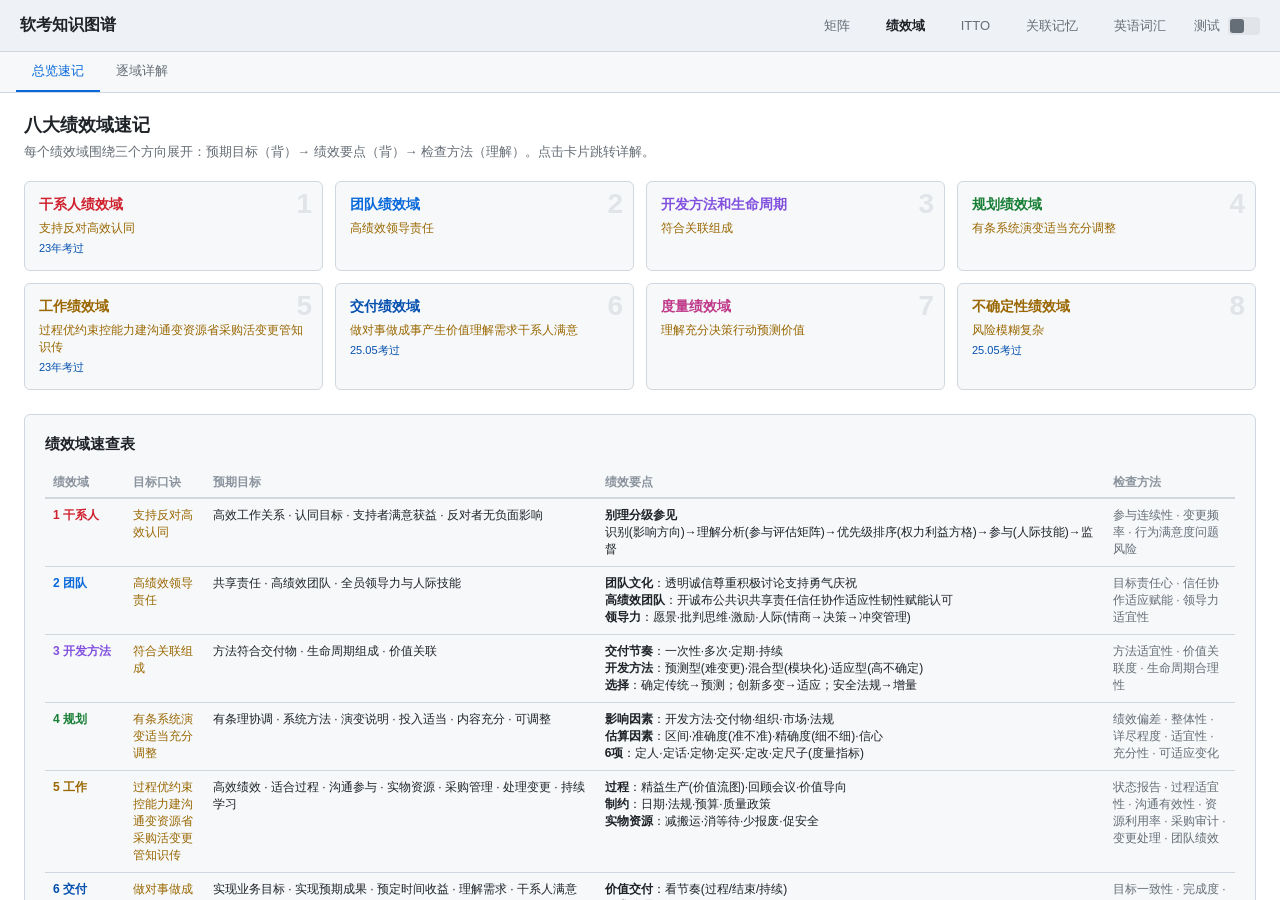
<file: performance.html>
<!DOCTYPE html>
<html lang="zh-CN">
<head>
<meta charset="UTF-8">
<meta name="viewport" content="width=device-width, initial-scale=1.0">
<title>绩效域记忆 - 软考十大管理</title>
<style>
:root {
    --bg-primary:#ffffff; --bg-secondary:#f6f8fa; --bg-tertiary:#eef1f5;
    --bg-card:#f6f8fa; --bg-hover:#e1e4e8;
    --text-primary:#1f2328; --text-secondary:#656d76; --text-muted:#8b949e;
    --border-color:#d0d7de;
    --accent-blue:#0969da; --accent-green:#1a7f37; --accent-red:#cf222e;
    --accent-orange:#9a6700; --accent-purple:#8250df; --accent-pink:#bf3989;
    --accent-cyan:#0550ae; --accent-yellow:#9a6700;
    --radius:4px; --radius-lg:6px; --transition:0.2s ease;
}
*,*::before,*::after{margin:0;padding:0;box-sizing:border-box}
body{font-family:"PingFang SC","Microsoft YaHei","Noto Sans SC",-apple-system,sans-serif;font-size:14px;color:var(--text-primary);background:var(--bg-primary);height:100vh;overflow:hidden}

/* Header */
#header{display:flex;align-items:center;justify-content:space-between;height:52px;padding:0 20px;background:var(--bg-tertiary);border-bottom:1px solid var(--border-color);position:relative;z-index:100}
.header-left{display:flex;align-items:center;gap:8px}
.header-left a{text-decoration:none;color:var(--text-primary);font-size:16px;font-weight:600}
.header-right{display:flex;align-items:center;gap:4px}
.page-tab{padding:6px 16px;background:none;border:none;color:var(--text-secondary);font-size:13px;font-weight:500;cursor:pointer;transition:color var(--transition);text-decoration:none;white-space:nowrap}
.page-tab:hover{color:var(--text-primary)}
.page-tab.active{color:var(--text-primary);font-weight:600}
.test-toggle{display:flex;align-items:center;gap:8px;font-size:13px;color:var(--text-secondary);cursor:pointer;user-select:none}
.test-toggle input{display:none}
.toggle-track{width:32px;height:18px;border-radius:4px;background:var(--bg-hover);position:relative;transition:var(--transition)}
.toggle-track::after{content:'';position:absolute;top:2px;left:2px;width:14px;height:14px;border-radius:3px;background:var(--text-secondary);transition:var(--transition)}
.test-toggle input:checked+.toggle-track{background:var(--accent-orange)}
.test-toggle input:checked+.toggle-track::after{left:16px;background:#fff}
body.test-mode .answer{color:transparent!important;background:var(--bg-hover)!important;border-radius:3px;cursor:pointer}
body.test-mode .answer:hover{background:var(--bg-tertiary)!important}
body.test-mode .answer.revealed{color:inherit!important;background:transparent!important}

/* Nav */
#nav{display:flex;gap:0;padding:0 16px;background:var(--bg-secondary);border-bottom:1px solid var(--border-color);overflow-x:auto}
.nav-tab{padding:10px 16px;font-size:13px;font-weight:500;color:var(--text-secondary);cursor:pointer;border-bottom:2px solid transparent;transition:var(--transition);user-select:none;white-space:nowrap}
.nav-tab:hover{color:var(--text-primary)}
.nav-tab.active{color:var(--accent-blue);border-bottom-color:var(--accent-blue)}

/* Main */
#main{height:calc(100vh - 52px - 41px);overflow-y:auto;padding:20px 24px;scroll-behavior:smooth}
.section{display:none}.section.active{display:block}
.section-title{font-size:18px;font-weight:700;margin-bottom:6px}
.section-desc{font-size:13px;color:var(--text-secondary);margin-bottom:20px}

/* Overview cards */
.overview-grid{display:grid;grid-template-columns:repeat(4,1fr);gap:12px;margin-bottom:24px}
@media(max-width:900px){.overview-grid{grid-template-columns:repeat(2,1fr)}}
.overview-card{background:var(--bg-secondary);border:1px solid var(--border-color);border-radius:var(--radius-lg);padding:14px;cursor:pointer;transition:var(--transition);position:relative}
.overview-card:hover{border-color:var(--accent-blue)}
.overview-card .num{position:absolute;top:8px;right:10px;font-size:28px;font-weight:800;color:var(--bg-hover);line-height:1}
.overview-card .oc-title{font-size:14px;font-weight:600;margin-bottom:6px}
.overview-card .oc-mnemonic{font-size:12px;color:var(--accent-orange);margin-bottom:4px}
.overview-card .oc-exam{font-size:11px;color:var(--accent-cyan)}
.overview-card.c1 .oc-title{color:#cf222e}.overview-card.c2 .oc-title{color:var(--accent-blue)}
.overview-card.c3 .oc-title{color:var(--accent-purple)}.overview-card.c4 .oc-title{color:var(--accent-green)}
.overview-card.c5 .oc-title{color:var(--accent-orange)}.overview-card.c6 .oc-title{color:var(--accent-cyan)}
.overview-card.c7 .oc-title{color:var(--accent-pink)}.overview-card.c8 .oc-title{color:var(--accent-yellow)}

/* Domain detail */
.domain-card{background:var(--bg-secondary);border:1px solid var(--border-color);border-radius:var(--radius-lg);margin-bottom:20px;overflow:hidden}
.domain-header{padding:16px 20px;display:flex;justify-content:space-between;align-items:center;cursor:pointer;transition:var(--transition);border-left:4px solid var(--border-color)}
.domain-header:hover{background:var(--bg-tertiary)}
.domain-header .dh-left{display:flex;align-items:center;gap:12px}
.domain-header .dh-num{font-size:20px;font-weight:800;color:var(--bg-hover);min-width:28px}
.domain-header .dh-title{font-size:16px;font-weight:600}
.domain-header .dh-mnemonic{font-size:13px;color:var(--accent-orange);margin-left:8px}
.domain-header .dh-exam{font-size:11px;color:var(--accent-cyan);margin-left:6px;background:rgba(5,80,174,0.1);padding:1px 8px;border-radius:3px}
.domain-header .dh-toggle{font-size:12px;color:var(--text-muted);transition:var(--transition)}
.domain-card.open .dh-toggle{transform:rotate(180deg)}
.domain-body{display:none;padding:0 20px 20px}
.domain-card.open .domain-body{display:block}

/* Sub-tabs */
.sub-tabs{display:flex;gap:0;border-bottom:1px solid var(--border-color);margin-bottom:16px}
.sub-tab{padding:8px 16px;font-size:13px;color:var(--text-secondary);cursor:pointer;border-bottom:2px solid transparent;transition:var(--transition)}
.sub-tab:hover{color:var(--text-primary)}
.sub-tab.active{color:var(--accent-blue);border-bottom-color:var(--accent-blue)}
.sub-content{display:none}
.sub-content.active{display:block}

/* Goal items */
.goal-list{list-style:none;padding:0}
.goal-list li{padding:10px 14px;margin-bottom:6px;background:var(--bg-card);border-radius:var(--radius);border:1px solid var(--border-color);font-size:13px;line-height:1.6;display:flex;align-items:flex-start;gap:8px}
.goal-list .g-num{flex-shrink:0;width:22px;height:22px;border-radius:50%;background:var(--bg-hover);display:flex;align-items:center;justify-content:center;font-size:11px;font-weight:600;color:var(--text-secondary)}
.mnemonic-block{padding:10px 14px;margin-bottom:12px;background:rgba(154,103,0,0.08);border-radius:var(--radius);border-left:3px solid var(--accent-orange);font-size:13px;color:var(--accent-orange)}
.mnemonic-block strong{color:var(--accent-orange)}

/* Key points */
.point-section{margin-bottom:14px}
.point-section-title{font-size:13px;font-weight:600;color:var(--accent-blue);margin-bottom:8px;padding-bottom:4px;border-bottom:1px solid var(--border-color)}
.point-list{list-style:none;padding:0}
.point-list li{padding:6px 10px;margin-bottom:3px;font-size:13px;border-radius:4px;background:var(--bg-card)}
.point-list li .sub{display:block;font-size:11px;color:var(--text-secondary);margin-top:2px}
.point-list .indent{padding-left:24px}
.note-block{padding:10px 14px;margin:10px 0;background:rgba(88,166,255,0.06);border-radius:var(--radius);border-left:3px solid var(--accent-blue);font-size:12px;color:var(--text-secondary);line-height:1.6}
.note-block strong{color:var(--accent-blue)}

/* Check table */
.check-table{width:100%;border-collapse:collapse;font-size:13px}
.check-table th{padding:8px 10px;text-align:left;color:var(--text-secondary);font-weight:500;border-bottom:1px solid var(--border-color);background:var(--bg-card)}
.check-table td{padding:8px 10px;border-bottom:1px solid var(--border-color);vertical-align:top}
.check-table td:first-child{color:var(--text-secondary);width:45%}

/* Compare/summary blocks */
.summary-block{padding:12px 16px;margin:10px 0;background:var(--bg-card);border-radius:var(--radius-lg);border:1px solid var(--border-color)}
.summary-block .sb-title{font-size:13px;font-weight:600;margin-bottom:6px;color:var(--accent-green)}
.summary-block .sb-body{font-size:12px;color:var(--text-secondary);line-height:1.8}

/* Colors per domain */
.domain-card.d1 .domain-header{border-left-color:#cf222e}.domain-card.d2 .domain-header{border-left-color:var(--accent-blue)}
.domain-card.d3 .domain-header{border-left-color:var(--accent-purple)}.domain-card.d4 .domain-header{border-left-color:var(--accent-green)}
.domain-card.d5 .domain-header{border-left-color:var(--accent-orange)}.domain-card.d6 .domain-header{border-left-color:var(--accent-cyan)}
.domain-card.d7 .domain-header{border-left-color:var(--accent-pink)}.domain-card.d8 .domain-header{border-left-color:var(--accent-yellow)}

/* Mobile Responsive */
@media (max-width: 768px) {
    body { overflow-y: auto; height: auto; }
    #header { flex-wrap: wrap; height: auto; padding: 8px 12px; gap: 6px; }
    .header-right {
        order: 3;
        width: 100%;
        overflow-x: auto;
        -webkit-overflow-scrolling: touch;
        padding-bottom: 2px;
    }
    .page-tab { font-size: 12px; padding: 4px 10px; }
    #nav { overflow-x: auto; -webkit-overflow-scrolling: touch; }
    #main { height: auto; min-height: calc(100vh - 120px); overflow-y: visible; padding: 12px; }
    .domain-header { flex-wrap: wrap; gap: 6px; padding: 12px 14px; }
    .domain-header .dh-mnemonic, .domain-header .dh-exam { margin-left: 0; }
    .domain-body { padding: 0 12px 12px; }
    .domain-header .dh-title { font-size: 15px; }
    .check-table { font-size: 12px; }
    .check-table th, .check-table td { padding: 6px 8px; }
    .sub-tab { padding: 6px 12px; font-size: 12px; }
    .section-title { font-size: 16px; }
}
@media (max-width: 480px) {
    .overview-grid { grid-template-columns: 1fr; }
    .domain-header .dh-title { font-size: 14px; }
    .domain-header .dh-num { font-size: 16px; }
    #main { padding: 8px; }
    .sub-tab { padding: 5px 8px; font-size: 11px; }
    .nav-tab { padding: 8px 12px; font-size: 12px; }
}
</style>
</head>
<body>

<!-- Header -->
<div id="header">
    <div class="header-left">
        <a href="index.html">软考知识图谱</a>
    </div>
    <div class="header-right">
        <a href="index.html" class="page-tab">矩阵</a>
        <a href="performance.html" class="page-tab active">绩效域</a>
        <a href="itto.html" class="page-tab">ITTO</a>
        <a href="memory.html" class="page-tab">关联记忆</a>
        <a href="english.html" class="page-tab">英语词汇</a>
        <label class="test-toggle" style="margin-left:8px">
            <span>测试</span>
            <input type="checkbox" id="testModeToggle">
            <span class="toggle-track"></span>
        </label>
    </div>
</div>

<!-- Nav -->
<div id="nav">
    <div class="nav-tab active" data-section="overview">总览速记</div>
    <div class="nav-tab" data-section="detail">逐域详解</div>
</div>

<!-- Main -->
<div id="main">

<!-- ===== Section: Overview ===== -->
<div class="section active" id="sec-overview">
    <div class="section-title">八大绩效域速记</div>
    <div class="section-desc">每个绩效域围绕三个方向展开：预期目标（背）→ 绩效要点（背）→ 检查方法（理解）。点击卡片跳转详解。</div>

    <div class="overview-grid">
        <div class="overview-card c1" onclick="goDetail(1)">
            <div class="num">1</div>
            <div class="oc-title">干系人绩效域</div>
            <div class="oc-mnemonic answer">支持反对高效认同</div>
            <div class="oc-exam">23年考过</div>
        </div>
        <div class="overview-card c2" onclick="goDetail(2)">
            <div class="num">2</div>
            <div class="oc-title">团队绩效域</div>
            <div class="oc-mnemonic answer">高绩效领导责任</div>
        </div>
        <div class="overview-card c3" onclick="goDetail(3)">
            <div class="num">3</div>
            <div class="oc-title">开发方法和生命周期</div>
            <div class="oc-mnemonic answer">符合关联组成</div>
        </div>
        <div class="overview-card c4" onclick="goDetail(4)">
            <div class="num">4</div>
            <div class="oc-title">规划绩效域</div>
            <div class="oc-mnemonic answer">有条系统演变适当充分调整</div>
        </div>
        <div class="overview-card c5" onclick="goDetail(5)">
            <div class="num">5</div>
            <div class="oc-title">工作绩效域</div>
            <div class="oc-mnemonic answer">过程优约束控能力建沟通变资源省采购活变更管知识传</div>
            <div class="oc-exam">23年考过</div>
        </div>
        <div class="overview-card c6" onclick="goDetail(6)">
            <div class="num">6</div>
            <div class="oc-title">交付绩效域</div>
            <div class="oc-mnemonic answer">做对事做成事产生价值理解需求干系人满意</div>
            <div class="oc-exam">25.05考过</div>
        </div>
        <div class="overview-card c7" onclick="goDetail(7)">
            <div class="num">7</div>
            <div class="oc-title">度量绩效域</div>
            <div class="oc-mnemonic answer">理解充分决策行动预测价值</div>
        </div>
        <div class="overview-card c8" onclick="goDetail(8)">
            <div class="num">8</div>
            <div class="oc-title">不确定性绩效域</div>
            <div class="oc-mnemonic answer">风险模糊复杂</div>
            <div class="oc-exam">25.05考过</div>
        </div>
    </div>

    <!-- Quick comparison: all goals -->
    <div style="background:var(--bg-secondary);border:1px solid var(--border-color);border-radius:var(--radius-lg);padding:20px;">
        <div style="font-size:15px;font-weight:600;margin-bottom:14px;">绩效域速查表</div>
        <div style="overflow-x:auto;">
        <table style="width:100%;border-collapse:collapse;font-size:12px;min-width:700px;">
            <thead><tr style="border-bottom:2px solid var(--border-color);">
                <th style="padding:6px 8px;text-align:left;color:var(--text-muted);width:80px;">绩效域</th>
                <th style="padding:6px 8px;text-align:left;color:var(--text-muted);width:80px;">目标口诀</th>
                <th style="padding:6px 8px;text-align:left;color:var(--text-muted);">预期目标</th>
                <th style="padding:6px 8px;text-align:left;color:var(--text-muted);">绩效要点</th>
                <th style="padding:6px 8px;text-align:left;color:var(--text-muted);width:130px;">检查方法</th>
            </tr></thead>
            <tbody>
                <tr style="border-bottom:1px solid var(--border-color);">
                    <td style="padding:8px;color:#cf222e;font-weight:600;vertical-align:top;">1 干系人</td>
                    <td style="padding:8px;color:var(--accent-orange);vertical-align:top;" class="answer">支持反对高效认同</td>
                    <td style="padding:8px;vertical-align:top;" class="answer">高效工作关系 · 认同目标 · 支持者满意获益 · 反对者无负面影响</td>
                    <td style="padding:8px;vertical-align:top;" class="answer"><strong>别理分级参见</strong><br>识别(影响方向)→理解分析(参与评估矩阵)→优先级排序(权力利益方格)→参与(人际技能)→监督</td>
                    <td style="padding:8px;color:var(--text-secondary);vertical-align:top;" class="answer">参与连续性 · 变更频率 · 行为满意度问题风险</td>
                </tr>
                <tr style="border-bottom:1px solid var(--border-color);">
                    <td style="padding:8px;color:var(--accent-blue);font-weight:600;vertical-align:top;">2 团队</td>
                    <td style="padding:8px;color:var(--accent-orange);vertical-align:top;" class="answer">高绩效领导责任</td>
                    <td style="padding:8px;vertical-align:top;" class="answer">共享责任 · 高绩效团队 · 全员领导力与人际技能</td>
                    <td style="padding:8px;vertical-align:top;" class="answer"><strong>团队文化</strong>：透明诚信尊重积极讨论支持勇气庆祝<br><strong>高绩效团队</strong>：开诚布公共识共享责任信任协作适应性韧性赋能认可<br><strong>领导力</strong>：愿景·批判思维·激励·人际(情商→决策→冲突管理)</td>
                    <td style="padding:8px;color:var(--text-secondary);vertical-align:top;" class="answer">目标责任心 · 信任协作适应赋能 · 领导力适宜性</td>
                </tr>
                <tr style="border-bottom:1px solid var(--border-color);">
                    <td style="padding:8px;color:var(--accent-purple);font-weight:600;vertical-align:top;">3 开发方法</td>
                    <td style="padding:8px;color:var(--accent-orange);vertical-align:top;" class="answer">符合关联组成</td>
                    <td style="padding:8px;vertical-align:top;" class="answer">方法符合交付物 · 生命周期组成 · 价值关联</td>
                    <td style="padding:8px;vertical-align:top;" class="answer"><strong>交付节奏</strong>：一次性·多次·定期·持续<br><strong>开发方法</strong>：预测型(难变更)·混合型(模块化)·适应型(高不确定)<br><strong>选择</strong>：确定传统→预测；创新多变→适应；安全法规→增量</td>
                    <td style="padding:8px;color:var(--text-secondary);vertical-align:top;" class="answer">方法适宜性 · 价值关联度 · 生命周期合理性</td>
                </tr>
                <tr style="border-bottom:1px solid var(--border-color);">
                    <td style="padding:8px;color:var(--accent-green);font-weight:600;vertical-align:top;">4 规划</td>
                    <td style="padding:8px;color:var(--accent-orange);vertical-align:top;" class="answer">有条系统演变适当充分调整</td>
                    <td style="padding:8px;vertical-align:top;" class="answer">有条理协调 · 系统方法 · 演变说明 · 投入适当 · 内容充分 · 可调整</td>
                    <td style="padding:8px;vertical-align:top;" class="answer"><strong>影响因素</strong>：开发方法·交付物·组织·市场·法规<br><strong>估算因素</strong>：区间·准确度(准不准)·精确度(细不细)·信心<br><strong>6项</strong>：定人·定话·定物·定买·定改·定尺子(度量指标)</td>
                    <td style="padding:8px;color:var(--text-secondary);vertical-align:top;" class="answer">绩效偏差 · 整体性 · 详尽程度 · 适宜性 · 充分性 · 可适应变化</td>
                </tr>
                <tr style="border-bottom:1px solid var(--border-color);">
                    <td style="padding:8px;color:var(--accent-orange);font-weight:600;vertical-align:top;">5 工作</td>
                    <td style="padding:8px;color:var(--accent-orange);vertical-align:top;" class="answer">过程优约束控能力建沟通变资源省采购活变更管知识传</td>
                    <td style="padding:8px;vertical-align:top;" class="answer">高效绩效 · 适合过程 · 沟通参与 · 实物资源 · 采购管理 · 处理变更 · 持续学习</td>
                    <td style="padding:8px;vertical-align:top;" class="answer"><strong>过程</strong>：精益生产(价值流图)·回顾会议·价值导向<br><strong>制约</strong>：日期·法规·预算·质量政策<br><strong>实物资源</strong>：减搬运·消等待·少报废·促安全</td>
                    <td style="padding:8px;color:var(--text-secondary);vertical-align:top;" class="answer">状态报告 · 过程适宜性 · 沟通有效性 · 资源利用率 · 采购审计 · 变更处理 · 团队绩效</td>
                </tr>
                <tr style="border-bottom:1px solid var(--border-color);">
                    <td style="padding:8px;color:var(--accent-cyan);font-weight:600;vertical-align:top;">6 交付</td>
                    <td style="padding:8px;color:var(--accent-orange);vertical-align:top;" class="answer">做对事做成事产生价值理解需求干系人满意</td>
                    <td style="padding:8px;vertical-align:top;" class="answer">实现业务目标 · 实现预期成果 · 预定时间收益 · 理解需求 · 干系人满意</td>
                    <td style="padding:8px;vertical-align:top;" class="answer"><strong>价值交付</strong>：看节奏(过程/结束/持续)<br><strong>需求管理</strong>：启发·演变(原型/演示/故事板)·管控·范围调整<br><strong>质量</strong>：缺陷累积，越早发现成本越低</td>
                    <td style="padding:8px;color:var(--text-secondary);vertical-align:top;" class="answer">目标一致性 · 完成度 · 收益 · 需求稳定性 · 满意度·质量问题</td>
                </tr>
                <tr style="border-bottom:1px solid var(--border-color);">
                    <td style="padding:8px;color:var(--accent-pink);font-weight:600;vertical-align:top;">7 度量</td>
                    <td style="padding:8px;color:var(--accent-orange);vertical-align:top;" class="answer">理解充分决策行动预测价值</td>
                    <td style="padding:8px;vertical-align:top;" class="answer">充分理解 · 数据支持决策 · 及时行动 · 基于预测评估决策实现价值</td>
                    <td style="padding:8px;vertical-align:top;" class="answer"><strong>KPI</strong>：提前指标·滞后指标 <strong>SMART</strong><br><strong>度量7类</strong>：可交付物·交付(在制控量)·基准(SV/SPI/CV/CPI)·资源·价值(ROI/NPV)·干系人·预测(ETC/EAC/VAC/TCPI)<br><strong>展示</strong>：仪表盘·BVC·任务版·燃烧图<br><strong>陷阱</strong>：霍桑·虚荣·士气·误用·确认偏见·相关≠因果</td>
                    <td style="padding:8px;color:var(--text-secondary);vertical-align:top;" class="answer">度量结果和报告 · 度量结果 · 工作绩效数据</td>
                </tr>
                <tr>
                    <td style="padding:8px;color:var(--accent-yellow);font-weight:600;vertical-align:top;">8 不确定性</td>
                    <td style="padding:8px;color:var(--accent-orange);vertical-align:top;" class="answer">风险模糊复杂</td>
                    <td style="padding:8px;vertical-align:top;" class="answer">了解环境 · 识别应对 · 了解依赖 · 预测威胁机会 · 最小化负面影响 · 利用机会 · 有效利用储备</td>
                    <td style="padding:8px;vertical-align:top;" class="answer"><strong>三层</strong>：风险(不可知未来)·模糊(不了解状况)·复杂(不可预测系统)<br><strong>模糊</strong>：概念→定义术语；情景→渐进明细·实验·原型<br><strong>复杂</strong>：系统(解耦·模拟)·构建(多样·平衡)·过程(迭代·参与·故障保护)<br><strong>应对</strong>：收集信息·多种准备·集合设计·增加韧性</td>
                    <td style="padding:8px;color:var(--text-secondary);vertical-align:top;" class="answer">环境因素 · 风险应对措施 · 应对适宜性 · 管理机制 · 临界值内 · 利用机会机制 · 储备使用</td>
                </tr>
            </tbody>
        </table>
        </div>
    </div>
</div>

<!-- ===== Section: Detail ===== -->
<div class="section" id="sec-detail">
    <div class="section-title">绩效域详解</div>
    <div class="section-desc">点击展开每个绩效域的预期目标、绩效要点和检查方法。</div>

<!-- Domain 1: 干系人 -->
<div class="domain-card d1" id="domain-1">
<div class="domain-header" onclick="toggleDomain(this)">
    <div class="dh-left">
        <span class="dh-num">1</span>
        <span class="dh-title">干系人绩效域</span>
        <span class="dh-mnemonic">支持反对高效认同</span>
        <span class="dh-exam">23年考过</span>
    </div>
    <span class="dh-toggle">▼</span>
</div>
<div class="domain-body">
    <div class="sub-tabs" data-domain="1">
        <div class="sub-tab active" data-sub="goal">预期目标</div>
        <div class="sub-tab" data-sub="points">绩效要点</div>
        <div class="sub-tab" data-sub="check">检查方法</div>
    </div>
    <div class="sub-content active" id="d1-goal">
        <div class="mnemonic-block"><strong>口诀：支持反对高效认同</strong></div>
        <ul class="goal-list">
            <li><span class="g-num">1</span><span class="answer">与干系人建立<strong>高效的工作关系</strong></span></li>
            <li><span class="g-num">2</span><span class="answer">干系人<strong>认同</strong>项目目标</span></li>
            <li><span class="g-num">3</span><span class="answer"><strong>支持</strong>项目的干系人提高了满意度，并从中获益</span></li>
            <li><span class="g-num">4</span><span class="answer"><strong>反对</strong>项目的干系人没有对项目产生负面影响</span></li>
        </ul>
    </div>
    <div class="sub-content" id="d1-points">
        <div class="mnemonic-block"><strong>口诀：别理分级参见</strong>（识别、理解和分析、优先级排序、参与、监督）</div>
        <div class="point-section">
            <div class="point-section-title">绩效要点 5步</div>
            <ul class="point-list">
                <li class="answer"><strong>识别</strong> — 使用影响方向分析（向上、向下…）</li>
                <li class="answer"><strong>理解和分析</strong> — 不同干系人的立场，使用干系人参与评估矩阵（支持、不知晓…）</li>
                <li class="answer"><strong>优先级排序</strong> — 使用方格模型，权力/利益方格图</li>
                <li class="answer"><strong>参与</strong> — 使用人际关系技能、积极倾听、冲突管理</li>
                <li class="answer"><strong>监督</strong> — 监督干系人参与</li>
            </ul>
        </div>
        <div class="note-block"><strong>区分</strong>：干系人管理步骤（识别→规划→管理→监督）vs 绩效域要点（识别→理解分析→排序→参与→监督），绩效域更强调"理解和分析"及"优先级排序"</div>
    </div>
    <div class="sub-content" id="d1-check">
        <table class="check-table">
            <thead><tr><th>预期目标</th><th>指标及检查方法</th></tr></thead>
            <tbody>
                <tr><td class="answer">建立高效的工作关系</td><td class="answer">干系人参与的连续性</td></tr>
                <tr><td class="answer">干系人认同项目目标</td><td class="answer">变更的频率</td></tr>
                <tr><td class="answer">支持项目的干系人提高了满意度</td><td class="answer" rowspan="2">干系人行为、满意度、干系人相关问题和风险</td></tr>
                <tr><td class="answer">反对项目的干系人没有负面影响</td></tr>
            </tbody>
        </table>
    </div>
</div>
</div>

<!-- Domain 2: 团队 -->
<div class="domain-card d2" id="domain-2">
<div class="domain-header" onclick="toggleDomain(this)">
    <div class="dh-left">
        <span class="dh-num">2</span>
        <span class="dh-title">团队绩效域</span>
        <span class="dh-mnemonic">高绩效领导责任</span>
    </div>
    <span class="dh-toggle">▼</span>
</div>
<div class="domain-body">
    <div class="sub-tabs" data-domain="2">
        <div class="sub-tab active" data-sub="goal">预期目标</div>
        <div class="sub-tab" data-sub="points">绩效要点</div>
        <div class="sub-tab" data-sub="check">检查方法</div>
    </div>
    <div class="sub-content active" id="d2-goal">
        <div class="mnemonic-block"><strong>口诀：高绩效领导责任</strong>（预期目标和绩效要点关键点相同）</div>
        <ul class="goal-list">
            <li><span class="g-num">1</span><span class="answer"><strong>共享责任</strong></span></li>
            <li><span class="g-num">2</span><span class="answer">建立<strong>高绩效</strong>团队</span></li>
            <li><span class="g-num">3</span><span class="answer">所有团队成员都展现出相应的<strong>领导力</strong>和人际关系技能</span></li>
        </ul>
    </div>
    <div class="sub-content" id="d2-points">
        <div class="note-block"><strong>写作关联十大管理</strong>：团队文化→建设团队，高绩效项目团队→建设团队，领导力→管理团队</div>
        <div class="point-section">
            <div class="point-section-title">1. 项目团队文化（共享责任）</div>
            <ul class="point-list">
                <li class="answer">透明 · 诚信 · 尊重 · 积极讨论 · 支持 · 勇气 · 庆祝成功</li>
            </ul>
        </div>
        <div class="point-section">
            <div class="point-section-title">2. 高绩效的项目团队（9要素）</div>
            <ul class="point-list">
                <li class="answer">开诚布公的沟通（达成共识、信任和协作的基石） · 共识 · 共享责任 · 信任 · 协作 · 适应性（根据环境调整工作方式） · 韧性（快速恢复） · 赋能 · 认可</li>
            </ul>
        </div>
        <div class="point-section">
            <div class="point-section-title">3. 领导力技能</div>
            <ul class="point-list">
                <li class="answer"><strong>建立和维护愿景</strong></li>
                <li class="answer"><strong>批判性思维</strong></li>
                <li class="answer"><strong>激励</strong></li>
                <li class="answer"><strong>人际关系技能</strong>
                    <span class="sub">① 情商：自我意识→自我管理→社交意识→社交技能（高阶境界）</span>
                    <span class="sub">② 决策：单方面决策+群体决策，发散汇聚模式</span>
                    <span class="sub">③ 冲突管理：尊重、开诚布公沟通；聚焦问题、聚焦当前和未来；共同寻找备选方案</span>
                </li>
            </ul>
        </div>
    </div>
    <div class="sub-content" id="d2-check">
        <table class="check-table">
            <thead><tr><th>预期目标</th><th>指标及检查方法</th></tr></thead>
            <tbody>
                <tr><td class="answer">共享责任</td><td class="answer">目标和责任心</td></tr>
                <tr><td class="answer">建立高绩效团队</td><td class="answer">信任与协作程度 · 适应变化的能力 · 彼此赋能</td></tr>
                <tr><td class="answer">全员领导力和人际技能</td><td class="answer">管理和领导力风格适宜性</td></tr>
            </tbody>
        </table>
    </div>
</div>
</div>

<!-- Domain 3: 开发方法和生命周期 -->
<div class="domain-card d3" id="domain-3">
<div class="domain-header" onclick="toggleDomain(this)">
    <div class="dh-left">
        <span class="dh-num">3</span>
        <span class="dh-title">开发方法和生命周期绩效域</span>
        <span class="dh-mnemonic">符合关联组成</span>
        <span class="dh-exam">较难</span>
    </div>
    <span class="dh-toggle">▼</span>
</div>
<div class="domain-body">
    <div class="sub-tabs" data-domain="3">
        <div class="sub-tab active" data-sub="goal">预期目标</div>
        <div class="sub-tab" data-sub="points">绩效要点</div>
        <div class="sub-tab" data-sub="check">检查方法</div>
    </div>
    <div class="sub-content active" id="d3-goal">
        <div class="mnemonic-block"><strong>口诀：符合关联组成</strong></div>
        <ul class="goal-list">
            <li><span class="g-num">1</span><span class="answer">开发方法<strong>符合</strong>交付物</span></li>
            <li><span class="g-num">2</span><span class="answer">生命周期<strong>组成</strong>（由促进交付节奏的项目阶段和产生交付所需的开发方法组成）</span></li>
            <li><span class="g-num">3</span><span class="answer">价值<strong>关联</strong>（将项目交付与干系人价值紧密关联）</span></li>
        </ul>
    </div>
    <div class="sub-content" id="d3-points">
        <div class="point-section">
            <div class="point-section-title">交付节奏（4种）</div>
            <ul class="point-list">
                <li class="answer"><strong>一次性交付</strong> — 只在项目结束时交付</li>
                <li class="answer"><strong>多次交付</strong> — 多个组件，不同时间交付</li>
                <li class="answer"><strong>定期交付</strong> — 强调定期（与多次交付相似）</li>
                <li class="answer"><strong>持续交付</strong></li>
            </ul>
        </div>
        <div class="point-section">
            <div class="point-section-title">开发方法（3种）</div>
            <ul class="point-list">
                <li class="answer"><strong>预测型/瀑布型</strong> — 早期阶段明确定义，难变更</li>
                <li class="answer"><strong>混合型</strong> — 适应型+预测型，模块化交付</li>
                <li class="answer"><strong>适应型/迭代型/增量型/敏捷</strong> — 高度不确定、不断变化</li>
            </ul>
        </div>
        <div class="point-section">
            <div class="point-section-title">开发方法选择口诀</div>
            <ul class="point-list">
                <li class="answer" style="color:var(--accent-orange);">确定传统用预测，创新多变用适应</li>
                <li class="answer" style="color:var(--accent-orange);">安全法规要严格，组件灵活选增量</li>
                <li class="answer" style="color:var(--accent-orange);">人/进度/资金制约 → 适应型</li>
                <li class="answer">层级多、流程严、文化保守、团队大且分散 → <strong>预测型</strong>（如传统国企）</li>
                <li class="answer">结构扁平、文化开放、团队小且同地 → <strong>适应型</strong>（如互联网创业）</li>
            </ul>
        </div>
    </div>
    <div class="sub-content" id="d3-check">
        <table class="check-table">
            <thead><tr><th>预期目标</th><th>指标及检查方法</th></tr></thead>
            <tbody>
                <tr><td class="answer">开发方法与项目交付物相符合</td><td class="answer">开发方法适宜性</td></tr>
                <tr><td class="answer">将项目交付与干系人价值紧密联合</td><td class="answer">价值关联度</td></tr>
                <tr><td class="answer">项目生命周期由交付节奏和开发方法组成</td><td class="answer">生命周期组成合理性</td></tr>
            </tbody>
        </table>
    </div>
</div>
</div>

<!-- Domain 4: 规划 -->
<div class="domain-card d4" id="domain-4">
<div class="domain-header" onclick="toggleDomain(this)">
    <div class="dh-left">
        <span class="dh-num">4</span>
        <span class="dh-title">规划绩效域</span>
        <span class="dh-mnemonic">有条系统演变适当充分调整</span>
    </div>
    <span class="dh-toggle">▼</span>
</div>
<div class="domain-body">
    <div class="sub-tabs" data-domain="4">
        <div class="sub-tab active" data-sub="goal">预期目标</div>
        <div class="sub-tab" data-sub="points">绩效要点</div>
        <div class="sub-tab" data-sub="check">检查方法</div>
    </div>
    <div class="sub-content active" id="d4-goal">
        <div class="mnemonic-block"><strong>口诀：有条系统演变适当充分调整</strong></div>
        <ul class="goal-list">
            <li><span class="g-num">1</span><span class="answer">项目以<strong>有条理</strong>、协调一致的方式推进</span></li>
            <li><span class="g-num">2</span><span class="answer">应用<strong>系统</strong>的方法交付项目成果</span></li>
            <li><span class="g-num">3</span><span class="answer">对<strong>演变</strong>情况进行详细说明</span></li>
            <li><span class="g-num">4</span><span class="answer">规划投入的时间成本是<strong>适当</strong>的</span></li>
            <li><span class="g-num">5</span><span class="answer">规划的内容对管理干系人的需求而言是<strong>充分</strong>的</span></li>
            <li><span class="g-num">6</span><span class="answer">可以根据新出现的和不断变化的需求进行<strong>调整</strong></span></li>
        </ul>
    </div>
    <div class="sub-content" id="d4-points">
        <div class="point-section">
            <div class="point-section-title">规划的影响因素</div>
            <ul class="point-list">
                <li class="answer">开发方法 · 项目可交付物 · 组织需求 · 市场条件 · 法律或法规限制</li>
            </ul>
            <div class="note-block"><strong>总结</strong>：规划不是越多越好、越早越好，要根据开发方法、交付物、组织、市场和法规，灵活决定"怎么规划、做多少规划、什么时候规划"</div>
        </div>
        <div class="point-section">
            <div class="point-section-title">项目估算（4个影响因素）</div>
            <ul class="point-list">
                <li class="answer"><strong>区间</strong> — 估算区间随项目进展逐步缩小</li>
                <li class="answer"><strong>准确度</strong> — 正确性（准不准），与区间相关</li>
                <li class="answer"><strong>精确度</strong> — 精准度（细不细），小数点位数</li>
                <li class="answer"><strong>信心</strong></li>
            </ul>
        </div>
        <div class="point-section">
            <div class="point-section-title">估算内容（4种）</div>
            <ul class="point-list">
                <li class="answer"><strong>确定性/概率</strong> — 一个数字 vs 带概率的区间</li>
                <li class="answer"><strong>绝对/相对</strong> — 直接给数字 vs 跟别的项目比</li>
                <li class="answer"><strong>基于工作流</strong> — 按干活效率算</li>
                <li class="answer"><strong>不确定性调整</strong> — 加个储备，防风险</li>
            </ul>
        </div>
        <div class="point-section">
            <div class="point-section-title">规划要点（6项）</div>
            <ul class="point-list">
                <li class="answer"><strong>定人</strong> — 规划项目团队的组成和结构（集中办公）</li>
                <li class="answer"><strong>定话</strong> — 对沟通进行规划</li>
                <li class="answer"><strong>定物</strong> — 实物资源规划（人力资源外的任何资源）</li>
                <li class="answer"><strong>定买</strong> — 采购规划</li>
                <li class="answer"><strong>定改</strong> — 变更规划</li>
                <li class="answer"><strong>定尺子</strong> — 度量指标和一致性（确定度量指标、基准和临界值，围绕进度成本范围，"只测量最重要的东西"）</li>
            </ul>
        </div>
    </div>
    <div class="sub-content" id="d4-check">
        <table class="check-table">
            <thead><tr><th>预期目标</th><th>指标及检查方法</th></tr></thead>
            <tbody>
                <tr><td class="answer">有条理、协调一致的方式推进</td><td class="answer">绩效偏差</td></tr>
                <tr><td class="answer">应用系统的方法交付项目成果</td><td class="answer">规划的整体性</td></tr>
                <tr><td class="answer">对演变情况进行详细说明</td><td class="answer">规划的详尽程度</td></tr>
                <tr><td class="answer">规划投入的时间成本适当</td><td class="answer">规划的适宜性</td></tr>
                <tr><td class="answer">规划内容对管理干系人需求充分</td><td class="answer">规划的充分性</td></tr>
                <tr><td class="answer">根据新变化进行调整</td><td class="answer">可适应变化</td></tr>
            </tbody>
        </table>
    </div>
</div>
</div>

<!-- Domain 5: 工作 -->
<div class="domain-card d5" id="domain-5">
<div class="domain-header" onclick="toggleDomain(this)">
    <div class="dh-left">
        <span class="dh-num">5</span>
        <span class="dh-title">工作绩效域</span>
        <span class="dh-mnemonic">过程优约束控能力建沟通变资源省采购活变更管知识传</span>
        <span class="dh-exam">23年考过</span>
    </div>
    <span class="dh-toggle">▼</span>
</div>
<div class="domain-body">
    <div class="sub-tabs" data-domain="5">
        <div class="sub-tab active" data-sub="goal">预期目标</div>
        <div class="sub-tab" data-sub="points">绩效要点</div>
        <div class="sub-tab" data-sub="check">检查方法</div>
    </div>
    <div class="sub-content active" id="d5-goal">
        <ul class="goal-list">
            <li><span class="g-num">1</span><span class="answer">高效且有效的项目绩效</span></li>
            <li><span class="g-num">2</span><span class="answer">适合项目和环境的项目过程</span></li>
            <li><span class="g-num">3</span><span class="answer">干系人适当的沟通和参与</span></li>
            <li><span class="g-num">4</span><span class="answer">对实物资源进行了有效管理</span></li>
            <li><span class="g-num">5</span><span class="answer">对采购进行了有效管理</span></li>
            <li><span class="g-num">6</span><span class="answer">有效处理了变更</span></li>
            <li><span class="g-num">7</span><span class="answer">通过持续学习和过程改进提高了团队能力</span></li>
        </ul>
        <div class="note-block" style="margin-top:10px;"><strong>强调</strong>：执行，强调团队如何完成工作、如何正确完成工作，与交付不相关</div>
    </div>
    <div class="sub-content" id="d5-points">
        <div class="mnemonic-block"><strong>口诀：过程优，约束控，能力建，沟通变，资源省，采购活，变更管，知识传</strong></div>
        <div class="point-section">
            <div class="point-section-title">绩效要点 8项</div>
            <ul class="point-list">
                <li class="answer"><strong>项目过程</strong> — 过程审计和质量保证活动。优化方法：①精益生产法（价值流图）②回顾会议 ③价值导向审查</li>
                <li class="answer"><strong>制约因素</strong> — 最终交付日期、法律法规、固定预算、质量政策等，平衡不断变化的制约因素</li>
                <li class="answer"><strong>专注于工作过程和能力</strong></li>
                <li class="answer"><strong>管理沟通和参与</strong></li>
                <li class="answer"><strong>管理实物资源</strong> — 减少搬运储存 · 消除等待时间 · 最小化报废浪费 · 促进安全工作环境</li>
                <li class="answer"><strong>处理采购事宜</strong></li>
                <li class="answer"><strong>监督新工作和变更</strong></li>
                <li class="answer"><strong>学习和持续改进</strong></li>
            </ul>
        </div>
    </div>
    <div class="sub-content" id="d5-check">
        <table class="check-table">
            <thead><tr><th>预期目标</th><th>指标及检查方法</th></tr></thead>
            <tbody>
                <tr><td class="answer">高效且有效的项目绩效</td><td class="answer">状态报告</td></tr>
                <tr><td class="answer">适合项目和环境的项目过程</td><td class="answer">过程的适宜性 · 过程相关性和有效性</td></tr>
                <tr><td class="answer">干系人沟通和参与</td><td class="answer">沟通有效性</td></tr>
                <tr><td class="answer">实物资源有效管理</td><td class="answer">资源利用率</td></tr>
                <tr><td class="answer">采购有效管理</td><td class="answer">采购过程适宜（采购审计）</td></tr>
                <tr><td class="answer">有效处理变更</td><td class="answer">变更处理情况（变更日志/待办事项列表）</td></tr>
                <tr><td class="answer">持续学习和过程改进</td><td class="answer">团队绩效（错误和返工减少，效率提高）</td></tr>
            </tbody>
        </table>
    </div>
</div>
</div>

<!-- Domain 6: 交付 -->
<div class="domain-card d6" id="domain-6">
<div class="domain-header" onclick="toggleDomain(this)">
    <div class="dh-left">
        <span class="dh-num">6</span>
        <span class="dh-title">交付绩效域</span>
        <span class="dh-mnemonic">做对事做成事产生价值理解需求干系人满意</span>
        <span class="dh-exam">25.05考过</span>
    </div>
    <span class="dh-toggle">▼</span>
</div>
<div class="domain-body">
    <div class="sub-tabs" data-domain="6">
        <div class="sub-tab active" data-sub="goal">预期目标</div>
        <div class="sub-tab" data-sub="points">绩效要点</div>
        <div class="sub-tab" data-sub="check">检查方法</div>
    </div>
    <div class="sub-content active" id="d6-goal">
        <div class="mnemonic-block"><strong>口诀：做对事、做成事、产生价值、理解需求、干系人满意</strong></div>
        <ul class="goal-list">
            <li><span class="g-num">1</span><span class="answer">项目有助于实现<strong>业务目标和战略</strong></span></li>
            <li><span class="g-num">2</span><span class="answer">项目实现了<strong>预期成果</strong></span></li>
            <li><span class="g-num">3</span><span class="answer">在预定时间内实现了<strong>项目收益</strong></span></li>
            <li><span class="g-num">4</span><span class="answer">项目团队对<strong>需求</strong>有清晰的理解</span></li>
            <li><span class="g-num">5</span><span class="answer"><strong>干系人</strong>接受项目可交付物和成果，并对其满意</span></li>
        </ul>
    </div>
    <div class="sub-content" id="d6-points">
        <div class="point-section">
            <div class="point-section-title">1. 价值交付</div>
            <ul class="point-list">
                <li class="answer">开发方法支持过程交付 → 进展过程中可交付价值</li>
                <li class="answer">结束时才发布 → 项目完成后产生价值</li>
                <li class="answer">有的项目结束后一段时间还可继续获得价值</li>
            </ul>
        </div>
        <div class="point-section">
            <div class="point-section-title">2. 可交付物（需求管理）</div>
            <ul class="point-list">
                <li class="answer">范围明确稳定 vs 逐步明细 vs 不断提出新需求</li>
                <li class="answer"><strong>需求启发</strong></li>
                <li class="answer"><strong>不断演变和发现</strong> — 使用原型、演示、故事板和模型等方法</li>
                <li class="answer"><strong>管理需求</strong></li>
                <li class="answer"><strong>定义范围和管理变更</strong></li>
            </ul>
        </div>
        <div class="point-section">
            <div class="point-section-title">3. 质量</div>
            <ul class="point-list">
                <li class="answer" style="color:var(--accent-red);">前期缺陷会累积，发现缺陷时间越晚，纠正成本越高</li>
                <li class="answer">前期工作完成得越多，变更成本越大</li>
            </ul>
        </div>
        <div class="summary-block">
            <div class="sb-title">绩效要点总结</div>
            <div class="sb-body answer">
                价值交付：看节奏，可过程交付、结束交付或持续交付<br>
                需求管理：启发需求、演变细化、工具管控、范围随需调整<br>
                质量管控：前期缺陷会累积，越早发现问题，纠正成本越低
            </div>
        </div>
    </div>
    <div class="sub-content" id="d6-check">
        <table class="check-table">
            <thead><tr><th>预期目标</th><th>指标及检查方法</th></tr></thead>
            <tbody>
                <tr><td class="answer">实现业务目标和战略</td><td class="answer">目标一致性（战略、需求、目标、结果一致）</td></tr>
                <tr><td class="answer">实现预期成果</td><td class="answer">项目完成度</td></tr>
                <tr><td class="answer">预定时间内实现项目收益</td><td class="answer">项目收益</td></tr>
                <tr><td class="answer">团队对需求有清晰理解</td><td class="answer">需求稳定性</td></tr>
                <tr><td class="answer">干系人接受并满意</td><td class="answer">干系人满意度 · 质量问题</td></tr>
            </tbody>
        </table>
    </div>
</div>
</div>

<!-- Domain 7: 度量 -->
<div class="domain-card d7" id="domain-7">
<div class="domain-header" onclick="toggleDomain(this)">
    <div class="dh-left">
        <span class="dh-num">7</span>
        <span class="dh-title">度量绩效域</span>
        <span class="dh-mnemonic">理解充分决策行动预测价值</span>
    </div>
    <span class="dh-toggle">▼</span>
</div>
<div class="domain-body">
    <div class="sub-tabs" data-domain="7">
        <div class="sub-tab active" data-sub="goal">预期目标</div>
        <div class="sub-tab" data-sub="points">绩效要点</div>
        <div class="sub-tab" data-sub="check">检查方法</div>
    </div>
    <div class="sub-content active" id="d7-goal">
        <div class="mnemonic-block"><strong>口诀：理解充分决策行动预测价值</strong></div>
        <ul class="goal-list">
            <li><span class="g-num">1</span><span class="answer">对项目状况充分<strong>理解</strong></span></li>
            <li><span class="g-num">2</span><span class="answer">数据<strong>充分</strong>，可支持决策</span></li>
            <li><span class="g-num">3</span><span class="answer">及时采取<strong>行动</strong>，确保项目最佳绩效</span></li>
            <li><span class="g-num">4</span><span class="answer">能够基于<strong>预测</strong>和评估作出<strong>决策</strong>，实现目标并产生<strong>价值</strong></span></li>
        </ul>
    </div>
    <div class="sub-content" id="d7-points">
        <div class="point-section">
            <div class="point-section-title">KPI：提前指标 vs 滞后指标</div>
            <ul class="point-list">
                <li class="answer"><strong>提前指标</strong> — 预测项目的变化或趋势</li>
                <li class="answer"><strong>滞后指标</strong> — 反映过去的绩效或状况</li>
            </ul>
        </div>
        <div class="point-section">
            <div class="point-section-title">有效度量指标 — SMART</div>
            <ul class="point-list">
                <li class="answer"><strong>S</strong>具体的 · <strong>M</strong>有意义的 · <strong>A</strong>可实现的 · <strong>R</strong>具有相关性的 · <strong>T</strong>具有及时性</li>
            </ul>
        </div>
        <div class="point-section">
            <div class="point-section-title">度量内容（7类）</div>
            <ul class="point-list">
                <li class="answer"><strong>可交付物</strong> — 错误/缺陷信息 · 绩效度量指标 · 技术绩效度量指标</li>
                <li class="answer"><strong>交付</strong> — <span style="color:var(--accent-orange);">在制控量，提前看总时，周期看干活，队列看排队，批量看一次，效率看增值</span></li>
                <li class="answer"><strong>基准绩效</strong> — 进度：SV/SPI · 成本：CV/CPI · 燃烧率（实际成本）</li>
                <li class="answer"><strong>资源</strong> — 实际vs计划的利用率、成本</li>
                <li class="answer"><strong>价值</strong> — 成本效益比 · 计划vs实际收益 · ROI · NPV</li>
                <li class="answer"><strong>干系人</strong> — 净推荐值 · 情绪图 · 士气 · 离职率</li>
                <li class="answer"><strong>预测型</strong> — ETC · EAC · VAC(=BAC-EAC) · TCPI · 回归分析 · 产量分析</li>
            </ul>
        </div>
        <div class="point-section">
            <div class="point-section-title">展示度量信息（4种）</div>
            <ul class="point-list">
                <li class="answer"><strong>仪表盘</strong> — 高层级概要信息</li>
                <li class="answer"><strong>大型可见图标 BVC</strong> — 手动维护，向组织提供度量信息</li>
                <li class="answer"><strong>任务版</strong> — 小黑板</li>
                <li class="answer"><strong>燃烧图</strong> — 燃起图（已完成工作量） · 燃尽图（剩余工作）</li>
            </ul>
        </div>
        <div class="point-section">
            <div class="point-section-title">度量陷阱（6个）</div>
            <ul class="point-list">
                <li class="answer"><strong>霍桑效应</strong> — 度量会对其行为产生影响</li>
                <li class="answer"><strong>虚荣指标</strong> — 对决策没有帮助的指标</li>
                <li class="answer"><strong>士气低落</strong> — 无法实现的目标导致士气下降</li>
                <li class="answer"><strong>误用度量指标</strong></li>
                <li class="answer"><strong>确认偏见</strong> — 倾向于寻找支持原有观点的信息</li>
                <li class="answer"><strong>相关性与因果关系混淆</strong></li>
            </ul>
        </div>
    </div>
    <div class="sub-content" id="d7-check">
        <table class="check-table">
            <thead><tr><th>预期目标</th><th>指标及检查方法</th></tr></thead>
            <tbody>
                <tr><td class="answer">对项目状况充分理解</td><td class="answer">度量结果和报告</td></tr>
                <tr><td class="answer">数据充分可支持决策</td><td class="answer">度量结果</td></tr>
                <tr><td class="answer">及时采取行动确保绩效</td><td class="answer">度量结果</td></tr>
                <tr><td class="answer">基于预测评估作出决策实现价值</td><td class="answer">工作绩效数据</td></tr>
            </tbody>
        </table>
    </div>
</div>
</div>

<!-- Domain 8: 不确定性 -->
<div class="domain-card d8" id="domain-8">
<div class="domain-header" onclick="toggleDomain(this)">
    <div class="dh-left">
        <span class="dh-num">8</span>
        <span class="dh-title">不确定性绩效域</span>
        <span class="dh-mnemonic">风险模糊复杂</span>
        <span class="dh-exam">25.05考过</span>
    </div>
    <span class="dh-toggle">▼</span>
</div>
<div class="domain-body">
    <div class="sub-tabs" data-domain="8">
        <div class="sub-tab active" data-sub="goal">预期目标</div>
        <div class="sub-tab" data-sub="points">绩效要点</div>
        <div class="sub-tab" data-sub="check">检查方法</div>
    </div>
    <div class="sub-content active" id="d8-goal">
        <div class="note-block"><strong>不确定性的三层含义</strong>：风险（不可知未来事件）· 模糊性（不了解当前/未来状况）· 复杂性（不可预测结果的动态系统）</div>
        <ul class="goal-list">
            <li><span class="g-num">1</span><span class="answer">了解项目的运行环境（技术、社会、政治、市场、经济）</span></li>
            <li><span class="g-num">2</span><span class="answer">积极识别、分析和应对不确定性</span></li>
            <li><span class="g-num">3</span><span class="answer">了解项目中多个因素之间的相互依赖关系</span></li>
            <li><span class="g-num">4</span><span class="answer">能够对威胁和机会进行预测，了解问题的后果</span></li>
            <li><span class="g-num">5</span><span class="answer">最小化不确定性对项目交付的负面影响</span></li>
            <li><span class="g-num">6</span><span class="answer">能够利用机会改进项目的绩效和成果</span></li>
            <li><span class="g-num">7</span><span class="answer">有效利用成本和进度储备，与项目目标保持一致</span></li>
        </ul>
    </div>
    <div class="sub-content" id="d8-points">
        <div class="point-section">
            <div class="point-section-title">风险</div>
            <ul class="point-list">
                <li class="answer">确定风险<strong>临界值</strong>，在项目风险影响级别中明确定义，并与干系人沟通</li>
            </ul>
        </div>
        <div class="point-section">
            <div class="point-section-title">模糊性（2种）</div>
            <ul class="point-list">
                <li class="answer"><strong>概念模糊性</strong> — 缺乏有效的理解 → 确定共同规则、定义术语</li>
                <li class="answer"><strong>情景模糊性</strong> — 可能出现多个结果 → 渐进明细、实验、原型法</li>
            </ul>
        </div>
        <div class="point-section">
            <div class="point-section-title">处理复杂性的方法</div>
            <ul class="point-list">
                <li class="answer"><strong>基于系统</strong>：解耦 · 模拟</li>
                <li class="answer"><strong>重新构建</strong>：多样性 · 平衡</li>
                <li class="answer"><strong>基于过程</strong>：迭代 · 参与 · 故障保护（增加冗余/备份）</li>
            </ul>
        </div>
        <div class="point-section">
            <div class="point-section-title">针对不确定性的应对方法（4种）</div>
            <ul class="point-list">
                <li class="answer">收集信息</li>
                <li class="answer">为多种结果做好准备</li>
                <li class="answer">集合设计</li>
                <li class="answer">增加韧性</li>
            </ul>
        </div>
    </div>
    <div class="sub-content" id="d8-check">
        <table class="check-table">
            <thead><tr><th>预期目标</th><th>指标及检查方法</th></tr></thead>
            <tbody>
                <tr><td class="answer">了解运行环境</td><td class="answer">环境因素</td></tr>
                <tr><td class="answer">识别分析和应对不确定性</td><td class="answer">风险应对措施</td></tr>
                <tr><td class="answer">了解因素相互依赖关系</td><td class="answer">应对措施适宜性</td></tr>
                <tr><td class="answer">预测威胁和机会</td><td class="answer">风险管理机制或系统</td></tr>
                <tr><td class="answer">最小化负面影响</td><td class="answer">项目绩效处于临界值内</td></tr>
                <tr><td class="answer">利用机会改进绩效</td><td class="answer">利用机会的机制</td></tr>
                <tr><td class="answer">有效利用储备</td><td class="answer">储备使用</td></tr>
            </tbody>
        </table>
    </div>
</div>
</div>

</div><!-- end sec-detail -->

</div><!-- end #main -->

<script>
/* Nav tabs */
document.querySelectorAll('#nav .nav-tab').forEach(function(tab){
    tab.addEventListener('click',function(){
        var target=this.getAttribute('data-section');
        document.querySelectorAll('#nav .nav-tab').forEach(function(t){t.classList.remove('active')});
        this.classList.add('active');
        document.querySelectorAll('.section').forEach(function(s){s.classList.remove('active')});
        var sec=document.getElementById('sec-'+target);
        if(sec)sec.classList.add('active');
    });
});

/* Test mode */
document.getElementById('testModeToggle').addEventListener('change',function(){
    if(this.checked){
        document.body.classList.add('test-mode');
    }else{
        document.body.classList.remove('test-mode');
        document.querySelectorAll('.answer.revealed').forEach(function(el){el.classList.remove('revealed')});
    }
});
document.addEventListener('click',function(e){
    if(!document.body.classList.contains('test-mode'))return;
    if(e.target.classList.contains('answer'))e.target.classList.toggle('revealed');
});

/* Domain card toggle */
function toggleDomain(header){
    var card=header.parentElement;
    card.classList.toggle('open');
}

/* Sub-tabs */
document.querySelectorAll('.sub-tab').forEach(function(tab){
    tab.addEventListener('click',function(){
        var domain=this.parentElement.getAttribute('data-domain');
        var sub=this.getAttribute('data-sub');
        this.parentElement.querySelectorAll('.sub-tab').forEach(function(t){t.classList.remove('active')});
        this.classList.add('active');
        document.querySelectorAll('#d'+domain+'-goal,#d'+domain+'-points,#d'+domain+'-check').forEach(function(c){c.classList.remove('active')});
        var target=document.getElementById('d'+domain+'-'+sub);
        if(target)target.classList.add('active');
    });
});

/* Overview card click → go detail */
function goDetail(num){
    document.querySelectorAll('#nav .nav-tab').forEach(function(t){t.classList.remove('active')});
    document.querySelector('#nav .nav-tab[data-section="detail"]').classList.add('active');
    document.querySelectorAll('.section').forEach(function(s){s.classList.remove('active')});
    document.getElementById('sec-detail').classList.add('active');
    var card=document.getElementById('domain-'+num);
    if(card&&!card.classList.contains('open'))card.classList.add('open');
    card.scrollIntoView({behavior:'smooth',block:'start'});
}
</script>

</body>
</html>
</file>
<file: css/main.css>
/* CSS Variables - Light Theme */
:root {
    --bg-primary: #ffffff;
    --bg-secondary: #f6f8fa;
    --bg-tertiary: #eef1f5;
    --bg-card: #f6f8fa;
    --bg-hover: #e1e4e8;
    --text-primary: #1f2328;
    --text-secondary: #656d76;
    --text-muted: #8b949e;
    --border-color: #d0d7de;
    --border-light: #d8dee4;
    --accent-blue: #0969da;
    --accent-green: #1a7f37;
    --accent-red: #cf222e;
    --accent-orange: #9a6700;
    --accent-purple: #8250df;
    --shadow: 0 1px 3px rgba(31,35,40,0.08);
    --shadow-lg: 0 4px 12px rgba(31,35,40,0.12);
    --radius: 4px;
    --radius-lg: 6px;
    --header-height: 52px;
    --panel-width: 420px;
    --transition: 0.2s ease;
}

/* Reset */
*, *::before, *::after { margin: 0; padding: 0; box-sizing: border-box; }

body {
    font-family: "PingFang SC", "Microsoft YaHei", "Noto Sans SC", -apple-system, BlinkMacSystemFont, "Segoe UI", sans-serif;
    font-size: 14px;
    color: var(--text-primary);
    background: var(--bg-primary);
    overflow: hidden;
    height: 100vh;
    width: 100vw;
}

/* Layout */
#header {
    display: flex;
    align-items: center;
    justify-content: space-between;
    height: var(--header-height);
    padding: 0 20px;
    background: var(--bg-tertiary);
    border-bottom: 1px solid var(--border-color);
    z-index: 100;
}

.header-left { display: flex; align-items: center; gap: 12px; }
.header-center { flex: 1; max-width: 400px; margin: 0 24px; }
.header-right { display: flex; align-items: center; gap: 4px; }

.logo {
    font-size: 16px;
    font-weight: 600;
    color: var(--text-primary);
    white-space: nowrap;
}

#app {
    display: flex;
    height: calc(100vh - var(--header-height));
    overflow: hidden;
}

/* Nav Tabs in Header */
.nav-tab {
    padding: 6px 16px;
    background: none;
    border: none;
    color: var(--text-secondary);
    font-size: 13px;
    cursor: pointer;
    transition: color var(--transition);
}
.nav-tab:hover { color: var(--text-primary); }
.nav-tab.active {
    color: var(--text-primary);
    font-weight: 600;
}

/* View Containers */
.view-container {
    flex: 1;
    overflow-y: auto;
    padding: 24px 32px;
    scrollbar-width: thin;
    scrollbar-color: var(--bg-hover) transparent;
}
.view-container.hidden { display: none; }

/* Section */
.section-divider {
    height: 1px;
    background: var(--border-color);
    margin: 32px 0;
}
.section-title {
    font-size: 16px;
    font-weight: 600;
    color: var(--text-secondary);
    margin-bottom: 16px;
    letter-spacing: 1px;
}

/* Search */
.search-container { position: relative; }
#search-input {
    width: 100%;
    padding: 8px 12px;
    background: var(--bg-secondary);
    border: 1px solid var(--border-color);
    border-radius: var(--radius);
    color: var(--text-primary);
    font-size: 13px;
    outline: none;
    transition: border-color var(--transition);
}
#search-input:focus { border-color: var(--accent-blue); }
#search-input::placeholder { color: var(--text-muted); }

.search-dropdown {
    position: absolute;
    top: 100%;
    left: 0;
    right: 0;
    background: var(--bg-secondary);
    border: 1px solid var(--border-color);
    border-radius: var(--radius);
    max-height: 320px;
    overflow-y: auto;
    z-index: 200;
    box-shadow: var(--shadow-lg);
}
.search-result-item {
    display: flex;
    align-items: center;
    gap: 8px;
    padding: 8px 12px;
    cursor: pointer;
    font-size: 13px;
    transition: background var(--transition);
}
.search-result-item:hover,
.search-result-item.active { background: var(--bg-hover); }
.search-result-dot {
    width: 8px; height: 8px;
    border-radius: 50%;
    flex-shrink: 0;
}
.search-result-label { flex: 1; }
.search-result-type { color: var(--text-muted); font-size: 11px; }
.search-result-item mark { background: rgba(88,166,255,0.3); color: var(--text-primary); border-radius: 2px; padding: 0 2px; }

/* Hidden */
.hidden { display: none !important; }

/* Responsive */
@media (max-width: 900px) {
    .header-center { margin: 0 12px; }
    .nav-tab { padding: 6px 10px; font-size: 12px; }
    .view-container { padding: 16px; }
}
@media (max-width: 768px) {
    body { overflow-y: auto; height: auto; }
    #header {
        flex-wrap: wrap;
        height: auto;
        padding: 8px 12px;
        gap: 6px;
    }
    .header-left { order: 1; }
    .header-right {
        order: 3;
        width: 100%;
        overflow-x: auto;
        -webkit-overflow-scrolling: touch;
        padding-bottom: 2px;
    }
    .header-center {
        order: 2;
        flex: 0 0 auto;
        max-width: 200px;
        margin: 0 0 0 auto;
    }
    .nav-tab { padding: 5px 10px; font-size: 12px; flex-shrink: 0; }
    .test-toggle { flex-shrink: 0; }
    .view-container { padding: 12px; overflow-y: visible; }
    #app { height: auto; min-height: 100vh; overflow: visible; flex-direction: column; }
}
@media (max-width: 480px) {
    body { overflow-y: auto; height: auto; }
    .header-center { max-width: 140px; margin: 0 0 0 auto; }
    .nav-tab { padding: 4px 8px; font-size: 11px; }
    .logo { font-size: 14px; }
    .view-container { padding: 8px; }
}
</file>
<file: css/matrix.css>
/* PMBOK Matrix Table */
.matrix-wrapper {
    max-width: 960px;
}

.matrix {
    width: 100%;
    border-collapse: separate;
    border-spacing: 3px;
    table-layout: fixed;
}

/* Header row */
.matrix thead th {
    padding: 10px 8px;
    font-size: 13px;
    font-weight: 600;
    color: var(--text-primary);
    background: var(--bg-tertiary);
    border-radius: var(--radius);
    text-align: center;
    white-space: nowrap;
}
.matrix thead th:first-child {
    width: 100px;
    background: transparent;
}

/* Knowledge area label column */
.matrix tbody td:first-child {
    padding: 8px 12px;
    font-size: 13px;
    font-weight: 600;
    color: var(--text-primary);
    text-align: center;
    vertical-align: middle;
    border-radius: var(--radius);
    white-space: nowrap;
    position: relative;
}

/* Process cells */
.matrix .cell-process {
    padding: 4px 6px;
    border-radius: var(--radius);
    cursor: pointer;
    transition: all var(--transition);
    vertical-align: middle;
    text-align: left;
    position: relative;
    background: var(--bg-secondary);
    border: 1px solid var(--border-color);
    min-height: 32px;
}
.matrix .cell-process:hover {
    background: var(--bg-hover);
    border-color: var(--accent-blue);
}

/* Process cell content */
.cell-content {
    display: flex;
    align-items: center;
    gap: 6px;
    justify-content: flex-start;
}
.cell-color-bar {
    width: 3px;
    height: 20px;
    border-radius: 2px;
    flex-shrink: 0;
}
.cell-name {
    font-size: 12px;
    line-height: 1.3;
    color: var(--text-primary);
}
.cell-heat {
    width: 6px; height: 6px;
    border-radius: 50%;
    flex-shrink: 0;
    position: absolute;
    bottom: 4px;
    right: 4px;
}
.cell-heat.high { background: var(--accent-red); }
.cell-heat.medium { background: var(--accent-orange); }

/* Empty cells */
.matrix .cell-empty {
    background: var(--bg-primary);
    border: 1px solid transparent;
    border-radius: var(--radius);
}

/* Multi-process cells */
.matrix .cell-multi {
    padding: 2px;
    vertical-align: top;
    background: transparent;
}
.matrix .cell-multi .cell-process {
    display: block;
    margin-bottom: 3px;
}
.matrix .cell-multi .cell-process:last-child {
    margin-bottom: 0;
}

/* Row hover highlight */
.matrix tbody tr:hover td {
    background: var(--bg-tertiary);
}
.matrix tbody tr:hover .cell-process {
    background: var(--bg-hover);
}
.matrix tbody tr:hover .cell-empty {
    background: var(--bg-primary);
}

/* Selected cell */
.matrix .cell-process.selected {
    border-color: var(--accent-blue);
    background: rgba(88,166,255,0.15);
}

/* Performance Domain Grid */
.perf-domains-grid {
    display: grid;
    grid-template-columns: repeat(4, 1fr);
    gap: 12px;
}

.perf-domain-card {
    background: var(--bg-secondary);
    border: 1px solid var(--border-color);
    border-radius: var(--radius);
    padding: 16px;
    cursor: pointer;
    transition: all var(--transition);
    position: relative;
    overflow: hidden;
}
.perf-domain-card:hover {
    border-color: var(--accent-blue);
    background: var(--bg-hover);
}
.perf-domain-card.selected {
    border-color: var(--accent-blue);
}
.pd-card-accent {
    width: 4px;
    height: 100%;
    position: absolute;
    left: 0;
    top: 0;
    border-radius: var(--radius) 0 0 var(--radius);
}
.pd-card-title {
    font-size: 14px;
    font-weight: 600;
    margin-bottom: 6px;
    padding-left: 8px;
}
.pd-card-desc {
    font-size: 11px;
    color: var(--text-secondary);
    line-height: 1.4;
    padding-left: 8px;
}

/* Performance Domain Detail Cards */
.perf-detail-wrapper {
    max-width: 960px;
}
.perf-detail-cards {
    display: grid;
    grid-template-columns: repeat(2, 1fr);
    gap: 16px;
}
.perf-detail-card {
    background: var(--bg-secondary);
    border: 1px solid var(--border-color);
    border-radius: var(--radius-lg);
    padding: 20px;
    cursor: pointer;
    transition: all var(--transition);
    position: relative;
    overflow: hidden;
}
.perf-detail-card:hover {
    border-color: var(--accent-blue);
}
.perf-detail-card .pd-card-accent {
    width: 4px;
}
.pd-detail-title {
    font-size: 16px;
    font-weight: 600;
    margin-bottom: 8px;
    padding-left: 10px;
}
.pd-detail-goals {
    font-size: 12px;
    color: var(--text-secondary);
    line-height: 1.6;
    padding-left: 10px;
    margin-bottom: 8px;
}
.pd-detail-mnemonic {
    font-size: 13px;
    color: var(--accent-purple);
    font-weight: 600;
    padding: 6px 10px;
    background: rgba(188,140,255,0.1);
    border-radius: var(--radius);
    margin-left: 10px;
    display: inline-block;
}

/* Essay Timeline */
.essay-wrapper {
    max-width: 960px;
}
.essay-timeline {
    display: flex;
    flex-direction: column;
    gap: 8px;
}
.essay-item {
    display: flex;
    align-items: center;
    gap: 12px;
    padding: 12px 16px;
    background: var(--bg-secondary);
    border: 1px solid var(--border-color);
    border-radius: var(--radius);
    transition: all var(--transition);
    cursor: pointer;
}
.essay-item:hover {
    background: var(--bg-hover);
    border-color: var(--accent-blue);
}
.essay-year {
    padding: 4px 10px;
    background: var(--bg-tertiary);
    border-radius: var(--radius);
    font-size: 12px;
    font-weight: 600;
    color: var(--accent-blue);
    white-space: nowrap;
    min-width: 64px;
    text-align: center;
}
.essay-title {
    font-size: 14px;
    flex: 1;
}
.essay-difficulty {
    display: flex;
    gap: 2px;
}
.essay-star {
    width: 12px; height: 12px;
    border-radius: 50%;
}
.essay-star.filled { background: var(--accent-orange); }
.essay-star.empty { background: var(--bg-tertiary); }
.essay-area {
    font-size: 11px;
    color: var(--text-muted);
    padding: 2px 8px;
    background: var(--bg-tertiary);
    border-radius: 10px;
    white-space: nowrap;
}

/* Responsive */
@media (max-width: 900px) {
    .perf-domains-grid { grid-template-columns: repeat(2, 1fr); }
    .perf-detail-cards { grid-template-columns: 1fr; }
    .matrix .cell-name { font-size: 11px; }
    .matrix tbody td:first-child { font-size: 12px; width: 80px; }
}

@media (max-width: 768px) {
    .matrix-wrapper {
        overflow-x: auto;
        -webkit-overflow-scrolling: touch;
        padding-bottom: 8px;
    }
    .matrix {
        min-width: 600px;
    }
    .perf-domains-grid { grid-template-columns: repeat(2, 1fr); gap: 8px; }
    .perf-domain-card { padding: 12px; }
    .perf-detail-card { padding: 14px; }
    .essay-item {
        flex-wrap: wrap;
        gap: 8px;
    }
    .essay-title { flex: 1 1 100%; order: 3; font-size: 13px; }
    .essay-year { min-width: 50px; padding: 3px 8px; font-size: 11px; }
    .essay-area { font-size: 10px; padding: 2px 6px; }
}

@media (max-width: 480px) {
    .perf-domains-grid { grid-template-columns: 1fr; }
    .pd-card-title { font-size: 13px; }
    .pd-card-desc { font-size: 10px; }
    .perf-detail-card { padding: 10px; }
    .pd-detail-title { font-size: 14px; }
    .essay-wrapper { padding: 0; }
}
</file>
<file: css/panel.css>
/* Detail Panel */
.detail-panel {
    width: var(--panel-width);
    min-width: var(--panel-width);
    background: var(--bg-secondary);
    border-left: 1px solid var(--border-color);
    display: flex;
    flex-direction: column;
    overflow: hidden;
    transition: min-width 0.3s, width 0.3s;
}
.detail-panel.hidden { min-width: 0; width: 0; border: none; overflow: hidden; display: flex !important; }

.panel-header {
    display: flex;
    align-items: center;
    justify-content: space-between;
    padding: 16px;
    border-bottom: 1px solid var(--border-color);
}
.panel-title {
    font-size: 16px;
    font-weight: 600;
    flex: 1;
    margin-right: 8px;
}
.panel-close-btn {
    width: 28px; height: 28px;
    background: none; border: none;
    color: var(--text-secondary);
    font-size: 20px;
    cursor: pointer;
    border-radius: var(--radius);
    display: flex; align-items: center; justify-content: center;
}
.panel-close-btn:hover { background: var(--bg-hover); color: var(--text-primary); }

.panel-breadcrumb {
    padding: 8px 16px;
    font-size: 11px;
    color: var(--text-muted);
    border-bottom: 1px solid var(--border-light);
}

/* Tabs */
.panel-tabs {
    display: flex;
    border-bottom: 1px solid var(--border-color);
    padding: 0 8px;
}
.tab {
    padding: 10px 12px;
    background: none;
    border: none;
    border-bottom: 2px solid transparent;
    color: var(--text-secondary);
    font-size: 13px;
    cursor: pointer;
    transition: all var(--transition);
}
.tab:hover { color: var(--text-primary); }
.tab.active {
    color: var(--accent-blue);
    border-bottom-color: var(--accent-blue);
}

/* Panel Content */
.panel-content {
    flex: 1;
    overflow-y: auto;
    padding: 16px;
    scrollbar-width: thin;
    scrollbar-color: var(--bg-hover) transparent;
}

/* Panel Sections */
.panel-section { margin-bottom: 16px; }
.panel-section-title {
    font-size: 13px;
    font-weight: 600;
    color: var(--text-secondary);
    margin-bottom: 8px;
}
.panel-description {
    font-size: 13px;
    line-height: 1.6;
    color: var(--text-primary);
}

/* Badges */
.badge {
    display: inline-block;
    padding: 2px 8px;
    border-radius: 4px;
    font-size: 11px;
    font-weight: 600;
    margin-right: 4px;
}
.badge-process-group { background: var(--bg-tertiary); color: var(--text-primary); }
.badge-ka { background: var(--bg-tertiary); color: var(--text-primary); }
.badge-heat-high { background: rgba(248,81,73,0.2); color: #f85149; }
.badge-heat-medium { background: rgba(210,153,34,0.2); color: #d29922; }
.badge-heat-low { background: var(--bg-tertiary); color: var(--text-secondary); }

/* Chips */
.chip {
    display: inline-block;
    padding: 4px 10px;
    margin: 3px;
    border-radius: 4px;
    font-size: 11px;
    background: var(--bg-tertiary);
    border: 1px solid var(--border-color);
    color: var(--text-primary);
    cursor: pointer;
    transition: color var(--transition), border-color var(--transition);
}
.chip:hover { border-color: var(--accent-blue); background: var(--bg-hover); }

/* ITTO Flow */
.itto-flow {
    display: flex;
    flex-direction: column;
    gap: 12px;
}
.itto-section {
    background: var(--bg-tertiary);
    border-radius: var(--radius);
    padding: 10px 12px;
}
.itto-section-title {
    font-size: 11px;
    font-weight: 600;
    color: var(--text-muted);
    text-transform: uppercase;
    letter-spacing: 0.5px;
    margin-bottom: 6px;
}
.itto-section-title.inputs { color: var(--accent-blue); }
.itto-section-title.tools { color: var(--accent-orange); }
.itto-section-title.outputs { color: var(--accent-green); }

/* Arrow between sections */
.itto-arrow {
    text-align: center;
    color: var(--text-muted);
    font-size: 16px;
    line-height: 1;
    padding: 2px 0;
}

/* Mnemonic Card */
.mnemonic-card {
    background: var(--bg-tertiary);
    border: 1px solid var(--border-color);
    border-radius: var(--radius);
    padding: 14px;
    margin-bottom: 12px;
}
.mnemonic-phrase {
    font-size: 16px;
    font-weight: 700;
    color: var(--text-primary);
    text-align: center;
    padding: 8px;
    margin-bottom: 8px;
    letter-spacing: 1px;
}
.mnemonic-expansion {
    font-size: 12px;
    line-height: 1.8;
    color: var(--text-secondary);
}

/* Exam frequency bar */
.freq-bar-container { margin: 8px 0; }
.freq-bar {
    display: flex;
    align-items: center;
    margin-bottom: 6px;
    font-size: 12px;
}
.freq-bar-label { width: 60px; color: var(--text-secondary); }
.freq-bar-track {
    flex: 1;
    height: 8px;
    background: var(--bg-tertiary);
    border-radius: 4px;
    margin: 0 8px;
    overflow: hidden;
}
.freq-bar-fill { height: 100%; border-radius: 4px; }
.freq-bar-fill.choice { background: var(--accent-blue); }
.freq-bar-fill.case { background: var(--accent-green); }
.freq-bar-fill.essay { background: var(--accent-red); }
.freq-bar-value { width: 24px; text-align: right; color: var(--text-secondary); }

/* Essay items in panel */
.essay-list-item {
    display: flex;
    align-items: center;
    gap: 8px;
    padding: 6px 0;
    border-bottom: 1px solid var(--border-light);
    font-size: 12px;
}
.essay-list-item:last-child { border-bottom: none; }
.essay-list-year {
    padding: 2px 6px;
    background: var(--bg-tertiary);
    border-radius: 3px;
    font-size: 11px;
    color: var(--accent-blue);
    white-space: nowrap;
}

/* Responsive */
@media (max-width: 768px) {
    .detail-panel {
        position: fixed;
        bottom: 0; left: 0; right: 0;
        height: 55vh;
        min-width: 100%;
        width: 100%;
        border-left: none;
        border-top: 1px solid var(--border-color);
        border-radius: var(--radius-lg) var(--radius-lg) 0 0;
        z-index: 300;
        box-shadow: 0 -4px 16px rgba(0,0,0,0.1);
    }
    .panel-header { padding: 12px; }
    .panel-title { font-size: 15px; }
    .panel-tabs { padding: 0 4px; }
    .tab { padding: 8px 8px; font-size: 12px; }
    .panel-content { padding: 12px; }
    .mnemonic-phrase { font-size: 14px; padding: 6px; }
    .chip { padding: 3px 7px; font-size: 10px; }
}

@media (max-width: 480px) {
    .detail-panel { height: 60vh; }
    .panel-header { padding: 10px; }
    .panel-title { font-size: 14px; }
    .tab { padding: 6px 6px; font-size: 11px; }
    .panel-content { padding: 10px; }
}
</file>
<file: css/itto.css>
/* ITTO总览页面 - 4象限布局 */

/* 4象限容器 */
.itto-layout {
    display: grid;
    grid-template-columns: 1fr 1fr;
    grid-template-rows: 1fr 1fr;
    height: calc(100vh - var(--header-height));
    gap: 1px;
    background: var(--border-color);
}

/* 象限通用 */
.itto-quadrant {
    background: var(--bg-primary);
    overflow-y: auto;
    padding: 16px;
    scrollbar-width: thin;
    scrollbar-color: var(--bg-hover) transparent;
}

/* 左上: 矩阵象限 */
.itto-quadrant.matrix-quadrant {
    padding: 12px;
    background: var(--bg-primary);
}

/* 左下: ITTO详情象限 */
.itto-quadrant.detail-quadrant {
    padding: 12px 16px;
}

/* 右上: 输入与输出象限 */
.itto-quadrant.doc-quadrant {
    padding: 10px 12px;
    border-top: 2px solid rgba(9,105,218,0.3);
}

/* 右下: 工具与技术象限 */
.itto-quadrant.tool-quadrant {
    padding: 10px 12px;
    border-top: 2px solid rgba(154,103,0,0.3);
}

/* 右侧象限共用（向后兼容） */
.itto-quadrant.list-quadrant {
    padding: 10px 12px;
}

/* ===== 矩阵样式（紧凑版） ===== */
.itto-matrix {
    width: 100%;
    border-collapse: separate;
    border-spacing: 2px;
    table-layout: fixed;
}

.itto-matrix thead th {
    padding: 6px 4px;
    font-size: 11px;
    font-weight: 600;
    color: var(--text-secondary);
    background: var(--bg-tertiary);
    border-radius: 3px;
    text-align: center;
    white-space: nowrap;
}
.itto-matrix thead th:first-child {
    width: 72px;
    background: transparent;
}

/* 过程组列头颜色区分 */
.itto-matrix thead th:nth-child(2) { color: #0550ae; background: rgba(9,105,218,0.06); }
.itto-matrix thead th:nth-child(3) { color: #116329; background: rgba(26,127,55,0.06); }
.itto-matrix thead th:nth-child(4) { color: #8a6914; background: rgba(154,103,0,0.06); }
.itto-matrix thead th:nth-child(5) { color: #a40e26; background: rgba(207,34,46,0.06); }
.itto-matrix thead th:nth-child(6) { color: #6e40c9; background: rgba(130,80,223,0.06); }

.itto-matrix tbody td:first-child {
    padding: 4px 6px;
    font-size: 11px;
    font-weight: 600;
    color: var(--text-primary);
    text-align: center;
    vertical-align: middle;
    border-radius: 3px;
    white-space: nowrap;
}

.itto-matrix .cell-process {
    padding: 4px 5px;
    border-radius: 3px;
    cursor: pointer;
    transition: all 0.15s ease;
    vertical-align: middle;
    text-align: left;
    position: relative;
    background: var(--bg-secondary);
    border: 1px solid var(--border-color);
}
.itto-matrix .cell-process:hover {
    background: var(--bg-hover);
    border-color: var(--accent-blue);
}

.itto-matrix .cell-process .cell-name {
    font-size: 10px;
    line-height: 1.2;
    color: var(--text-primary);
}

.itto-matrix .cell-process .cell-color-bar {
    display: inline-block;
    width: 2px;
    height: 14px;
    border-radius: 1px;
    vertical-align: middle;
    margin-right: 3px;
}

.itto-matrix .cell-empty {
    background: transparent;
}

/* 多过程单元格 */
.itto-matrix .cell-multi {
    padding: 2px;
    vertical-align: top;
    background: transparent;
}
.itto-matrix .cell-multi .cell-process {
    display: block;
    margin-bottom: 2px;
    text-align: left;
}
.itto-matrix .cell-multi .cell-process:last-child {
    margin-bottom: 0;
}

.itto-matrix .cell-process.selected {
    border-color: var(--accent-blue);
    background: rgba(9,105,218,0.2);
}

.itto-matrix tbody tr:hover .cell-process {
    background: var(--bg-hover);
}
.itto-matrix tbody tr:hover .cell-empty {
    background: transparent;
}

/* ===== 左下: ITTO详情 ===== */
.detail-placeholder {
    display: flex;
    align-items: center;
    justify-content: center;
    height: 100%;
    color: var(--text-muted);
    font-size: 14px;
}

.detail-header {
    margin-bottom: 10px;
    padding: 10px 12px;
    border-bottom: 1px solid var(--border-color);
    border-radius: 4px;
}
.detail-process-name {
    font-size: 15px;
    font-weight: 700;
    color: var(--text-primary);
    margin-bottom: 3px;
}
.detail-process-meta {
    font-size: 11px;
    color: var(--text-muted);
}
.detail-process-meta span {
    margin-right: 8px;
}
.detail-definition {
    font-size: 12px;
    color: var(--text-secondary);
    line-height: 1.5;
    margin-top: 4px;
    padding: 6px 10px;
    background: rgba(9,105,218,0.05);
    border-left: 2px solid rgba(9,105,218,0.3);
    border-radius: var(--radius);
}

.detail-purpose {
    font-size: 11.5px;
    color: #116329;
    line-height: 1.5;
    margin-top: 4px;
    padding: 4px 10px;
    background: rgba(26,127,55,0.05);
    border-left: 2px solid rgba(26,127,55,0.3);
    border-radius: 3px;
}
.detail-purpose-label {
    font-weight: 600;
    color: #1a7f37;
}

.detail-frequency {
    display: inline-flex;
    align-items: center;
    gap: 4px;
    font-size: 11px;
    color: var(--text-muted);
    margin-top: 4px;
    padding: 2px 8px;
    background: var(--bg-tertiary);
    border-radius: 4px;
}
.freq-dot {
    width: 8px;
    height: 8px;
    border-radius: 50%;
    display: inline-block;
}

/* ===== 三列布局: 输入 | 工具与技术 | 输出 ===== */
.itto-3col {
    display: grid;
    grid-template-columns: 1fr 1fr 1fr;
    gap: 8px;
    margin-top: 6px;
}

.itto-col {
    background: var(--bg-secondary);
    border: 1px solid var(--border-color);
    border-radius: var(--radius);
    overflow: hidden;
}

.itto-col-header {
    padding: 6px 10px;
    font-size: 11px;
    font-weight: 700;
    letter-spacing: 0.3px;
    border-bottom: 1px solid var(--border-color);
    background: var(--bg-tertiary);
}
.itto-col-header.inputs { color: #0969da; border-top: 2px solid #0969da; background: rgba(9,105,218,0.08); }
.itto-col-header.tools  { color: #9a6700; border-top: 2px solid #9a6700; background: rgba(154,103,0,0.08); }
.itto-col-header.outputs { color: #1a7f37; border-top: 2px solid #1a7f37; background: rgba(26,127,55,0.08); }

.itto-col-body {
    padding: 6px 8px;
    max-height: calc(50vh - 160px);
    overflow-y: auto;
    scrollbar-width: thin;
    scrollbar-color: var(--bg-hover) transparent;
}

/* 列体颜色区分 */
.itto-col-inputs .itto-col-body { background: rgba(9,105,218,0.03); }
.itto-col-tools .itto-col-body  { background: rgba(154,103,0,0.03); }
.itto-col-outputs .itto-col-body { background: rgba(26,127,55,0.03); }

.itto-col-item {
    display: flex;
    align-items: flex-start;
    padding: 3px 0;
    font-size: 11px;
    line-height: 1.4;
    color: var(--text-primary);
}

.itto-col-dot {
    display: inline-block;
    width: 5px;
    height: 5px;
    border-radius: 50%;
    margin-top: 4px;
    margin-right: 6px;
    flex-shrink: 0;
}

.itto-col-empty {
    font-size: 11px;
    color: var(--text-muted);
    text-align: center;
    padding: 12px 0;
}

/* ===== 右侧: 折叠列表 ===== */
.list-section-title {
    font-size: 13px;
    font-weight: 700;
    color: var(--text-primary);
    margin-bottom: 8px;
    padding-bottom: 5px;
    border-bottom: 1px solid var(--border-color);
}

/* 输入与输出 - 蓝色标题 */
.section-title-doc {
    color: #0969da;
    border-bottom-color: rgba(9,105,218,0.3);
    padding-left: 10px;
    border-left: 3px solid #0969da;
}

/* 工具与技术 - 琥珀色标题 */
.section-title-tool {
    color: #9a6700;
    border-bottom-color: rgba(154,103,0,0.3);
    padding-left: 10px;
    border-left: 3px solid #9a6700;
}

/* 一级分组两列布局 */
#itto-doc-list,
#itto-tool-list {
    display: grid;
    grid-template-columns: 1fr 1fr;
    gap: 4px;
    align-content: start;
}

/* 折叠组 */
.fold-group {
    border: 1px solid var(--border-color);
    border-radius: 4px;
    overflow: hidden;
}

/* 文档分组 - 蓝色左边框 */
.doc-quadrant .fold-group {
    border-left: 2px solid rgba(9,105,218,0.4);
}

/* 工具分组 - 琥珀色左边框 */
.tool-quadrant .fold-group {
    border-left: 2px solid rgba(154,103,0,0.4);
}

.fold-header {
    display: flex;
    align-items: center;
    justify-content: space-between;
    padding: 6px 10px;
    background: var(--bg-secondary);
    cursor: pointer;
    user-select: none;
    transition: background 0.15s;
}

/* 文档分组标题 - 蓝色图标 */
.doc-quadrant .fold-arrow {
    color: #0969da;
}

/* 工具分组标题 - 琥珀色图标 */
.tool-quadrant .fold-arrow {
    color: #9a6700;
}
.fold-header:hover {
    background: var(--bg-hover);
}
.fold-header-left {
    display: flex;
    align-items: center;
    gap: 6px;
}
.fold-arrow {
    font-size: 8px;
    color: var(--text-muted);
    transition: transform 0.2s;
    display: inline-block;
}
.fold-group.open .fold-arrow {
    transform: rotate(90deg);
}
.fold-title {
    font-size: 11px;
    font-weight: 600;
    color: var(--text-primary);
}
.fold-count {
    font-size: 9px;
    color: var(--text-muted);
    padding: 1px 5px;
    background: var(--bg-tertiary);
    border-radius: 6px;
    flex-shrink: 0;
}
.fold-count .hl-count {
    color: var(--accent-blue);
    font-weight: 600;
}

.fold-body {
    display: none;
    padding: 2px 6px 4px;
}
.fold-group.open .fold-body {
    display: grid;
    grid-template-columns: 1fr 1fr;
    gap: 0 2px;
}

/* 单个条目 */
.itto-item {
    display: flex;
    align-items: center;
    padding: 3px 8px;
    margin: 1px 0;
    border-radius: 3px;
    font-size: 11px;
    color: var(--text-primary);
    cursor: pointer;
    transition: all 0.15s;
}
.itto-item:hover {
    background: var(--bg-hover);
}

.itto-item.highlight {
    background: rgba(9,105,218,0.12);
    border-left: 2px solid var(--accent-blue);
    padding-left: 6px;
}
.itto-item.highlight .itto-item-dot {
    background: var(--accent-blue);
}

.itto-item.dim {
    opacity: 0.3;
}

.itto-item-dot {
    width: 4px;
    height: 4px;
    border-radius: 50%;
    background: var(--text-muted);
    margin-right: 6px;
    flex-shrink: 0;
    transition: all 0.15s;
}
.itto-item-label {
    flex: 1;
    line-height: 1.3;
}

.itto-item-role {
    font-size: 9px;
    padding: 0 4px;
    border-radius: 3px;
    margin-left: 4px;
    flex-shrink: 0;
    line-height: 16px;
}
.itto-item-role.input-only { background: rgba(9,105,218,0.2); color: #0969da; }
.itto-item-role.output-only { background: rgba(26,127,55,0.2); color: #1a7f37; }
.itto-item-role.both { background: rgba(154,103,0,0.2); color: #9a6700; }

/* 条目选中态 */
.itto-item.active {
    background: rgba(9,105,218,0.15);
    border-left: 2px solid var(--accent-blue);
}

/* ===== 左下: 条目关联过程详情 ===== */
.item-detail-header {
    margin-bottom: 8px;
    padding-bottom: 6px;
    border-bottom: 1px solid var(--border-color);
    background: linear-gradient(90deg, rgba(9,105,218,0.04), transparent);
    padding: 10px 12px;
    border-radius: 4px;
}
.item-detail-name {
    font-size: 14px;
    font-weight: 700;
    color: var(--text-primary);
    margin-bottom: 2px;
}
.item-detail-desc {
    font-size: 11px;
    color: var(--text-secondary);
    line-height: 1.5;
    padding: 4px 8px;
    background: rgba(9,105,218,0.05);
    border-left: 2px solid rgba(9,105,218,0.2);
    border-radius: 3px;
    margin-top: 4px;
}
.item-detail-section-title {
    font-size: 11px;
    font-weight: 700;
    color: var(--text-muted);
    margin: 8px 0 4px;
    letter-spacing: 0.3px;
}
.item-detail-proc {
    display: flex;
    align-items: center;
    padding: 4px 8px;
    margin: 2px 0;
    border-radius: 3px;
    font-size: 11px;
    color: var(--text-primary);
    cursor: pointer;
    transition: all 0.15s;
    background: var(--bg-secondary);
    border: 1px solid var(--border-color);
}
.item-detail-proc:hover {
    background: var(--bg-hover);
    border-color: var(--accent-blue);
}
.item-detail-proc .proc-color-bar {
    width: 3px;
    height: 16px;
    border-radius: 1px;
    margin-right: 8px;
    flex-shrink: 0;
}
.item-detail-proc .proc-info {
    flex: 1;
}
.item-detail-proc .proc-name {
    font-weight: 600;
    font-size: 11px;
}
.item-detail-proc .proc-meta {
    font-size: 9px;
    color: var(--text-muted);
}
.item-detail-proc .proc-role {
    font-size: 9px;
    padding: 1px 5px;
    border-radius: 3px;
    flex-shrink: 0;
    margin-left: 4px;
}
.item-detail-proc .proc-role.as-input { background: rgba(9,105,218,0.2); color: #0969da; }
.item-detail-proc .proc-role.as-output { background: rgba(26,127,55,0.2); color: #1a7f37; }
.item-detail-proc .proc-role.as-tool { background: rgba(154,103,0,0.2); color: #9a6700; }
.item-detail-proc .proc-role.as-both { background: rgba(154,103,0,0.2); color: #9a6700; }

/* ===== 论文写作素材 ===== */
.detail-essay-section {
    margin-top: 10px;
    padding-top: 8px;
    border-top: 1px solid rgba(130,80,223,0.2);
    background: linear-gradient(180deg, rgba(130,80,223,0.04) 0%, transparent 100%);
    border-radius: 4px;
    padding: 10px;
}

.detail-essay-title {
    font-size: 12px;
    font-weight: 700;
    color: #8250df;
    margin-bottom: 8px;
    letter-spacing: 0.3px;
    padding-left: 10px;
    border-left: 3px solid #8250df;
}

.detail-essay-block {
    margin-bottom: 6px;
}

.detail-essay-label {
    font-size: 10px;
    font-weight: 600;
    color: #b394f0;
    margin-bottom: 2px;
    text-transform: uppercase;
    letter-spacing: 0.3px;
}

.detail-essay-text {
    font-size: 11px;
    line-height: 1.5;
    color: var(--text-secondary);
    padding: 4px 8px;
    background: rgba(130,80,223,0.06);
    border-radius: 3px;
    border-left: 1px solid rgba(130,80,223,0.15);
}

.detail-essay-framework {
    padding: 4px 8px;
    background: rgba(130,80,223,0.06);
    border-radius: 3px;
    border-left: 2px solid #8250df;
}

.framework-step {
    font-size: 11px;
    line-height: 1.5;
    color: var(--text-primary);
    padding: 2px 0;
}

.framework-step::before {
    content: "→ ";
    color: var(--accent-purple, #8250df);
    font-weight: 600;
}

/* ===== 响应式 ===== */
@media (max-width: 1100px) {
    .itto-layout {
        grid-template-columns: 1fr;
        grid-template-rows: auto auto auto auto;
    }
}

@media (max-width: 768px) {
    body { overflow-y: auto; height: auto; }
    .itto-layout {
        height: auto;
        min-height: 100vh;
    }
    .itto-quadrant {
        min-height: auto;
        max-height: none;
    }
    .itto-3col {
        grid-template-columns: 1fr;
    }
    #itto-doc-list,
    #itto-tool-list {
        grid-template-columns: 1fr;
    }
    .fold-group.open .fold-body {
        grid-template-columns: 1fr;
    }
    .detail-header { padding: 8px 10px; }
    .detail-process-name { font-size: 14px; }
    .itto-col-body { max-height: none; }
    .itto-quadrant { padding: 10px; }
}

@media (max-width: 480px) {
    .itto-quadrant { padding: 8px; }
    .detail-process-name { font-size: 13px; }
    .itto-col-item { font-size: 10px; }
    .itto-col-header { font-size: 10px; }
}
</file>
